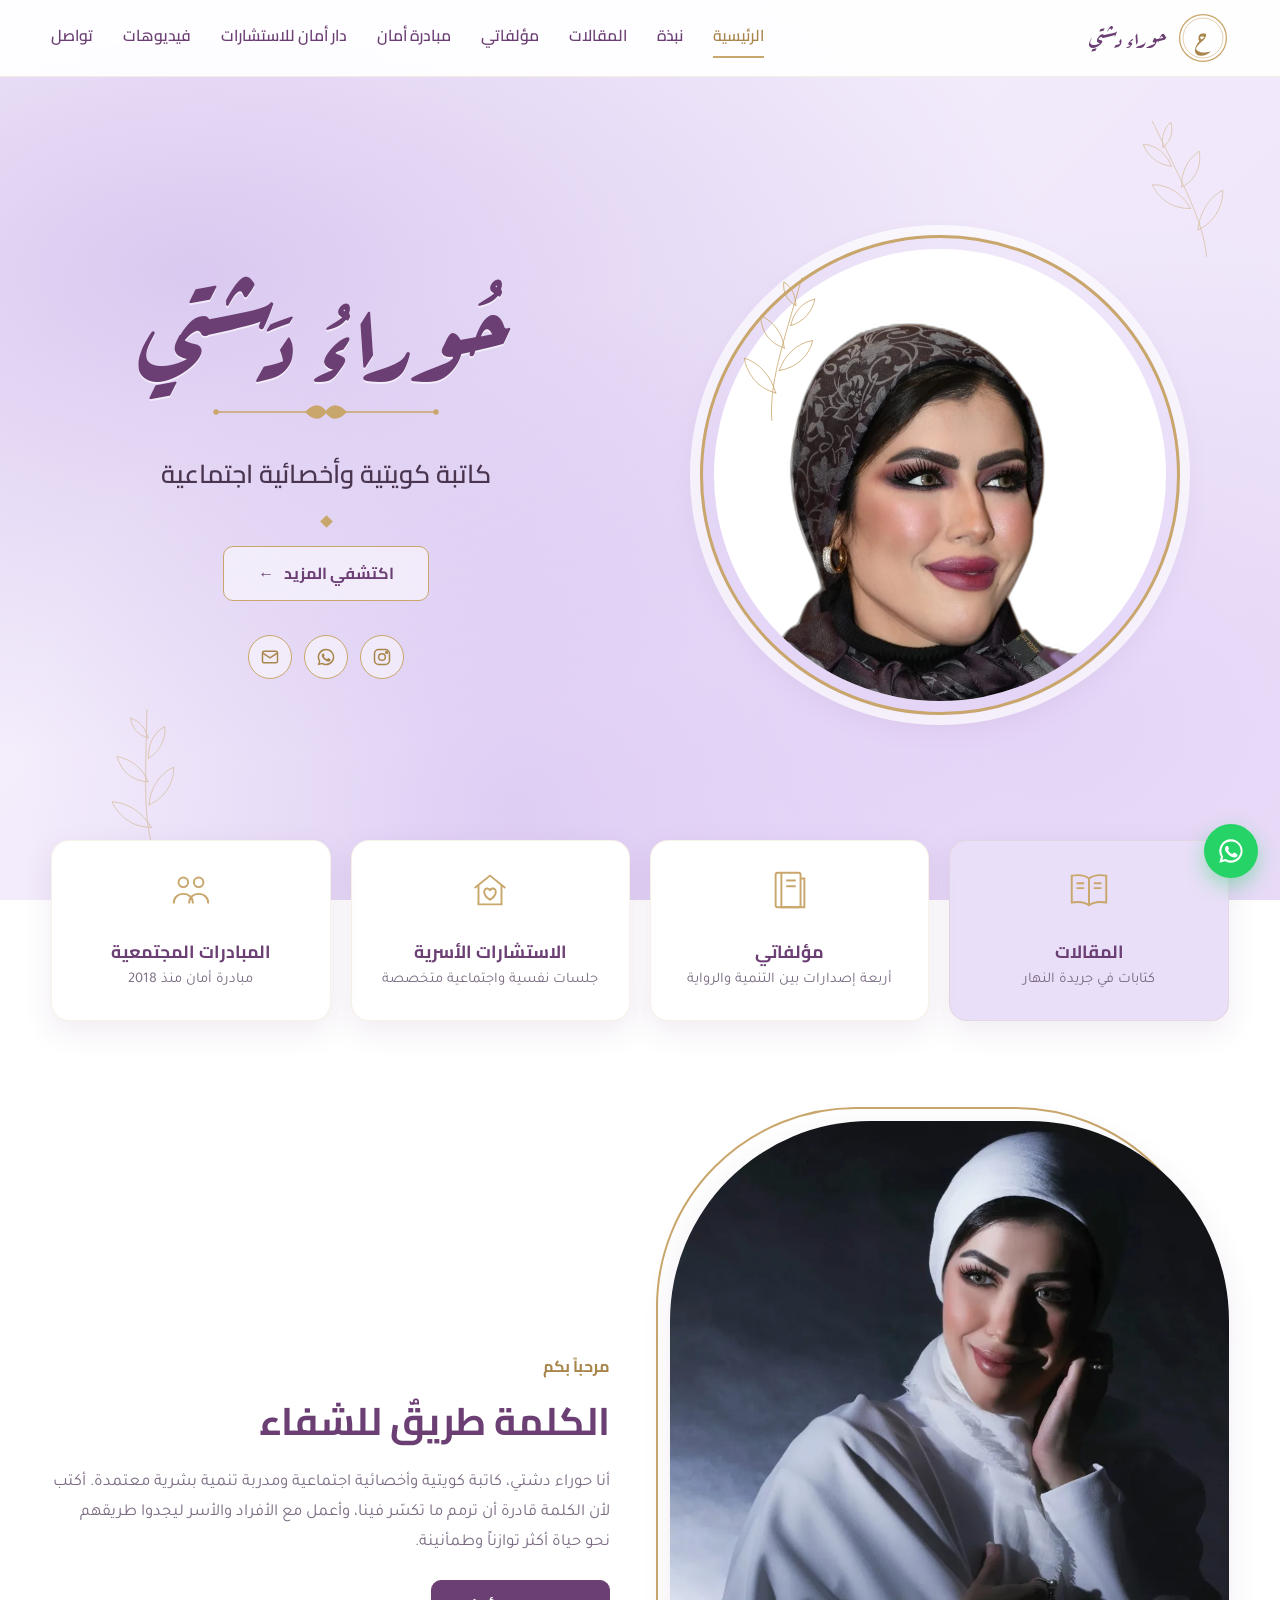
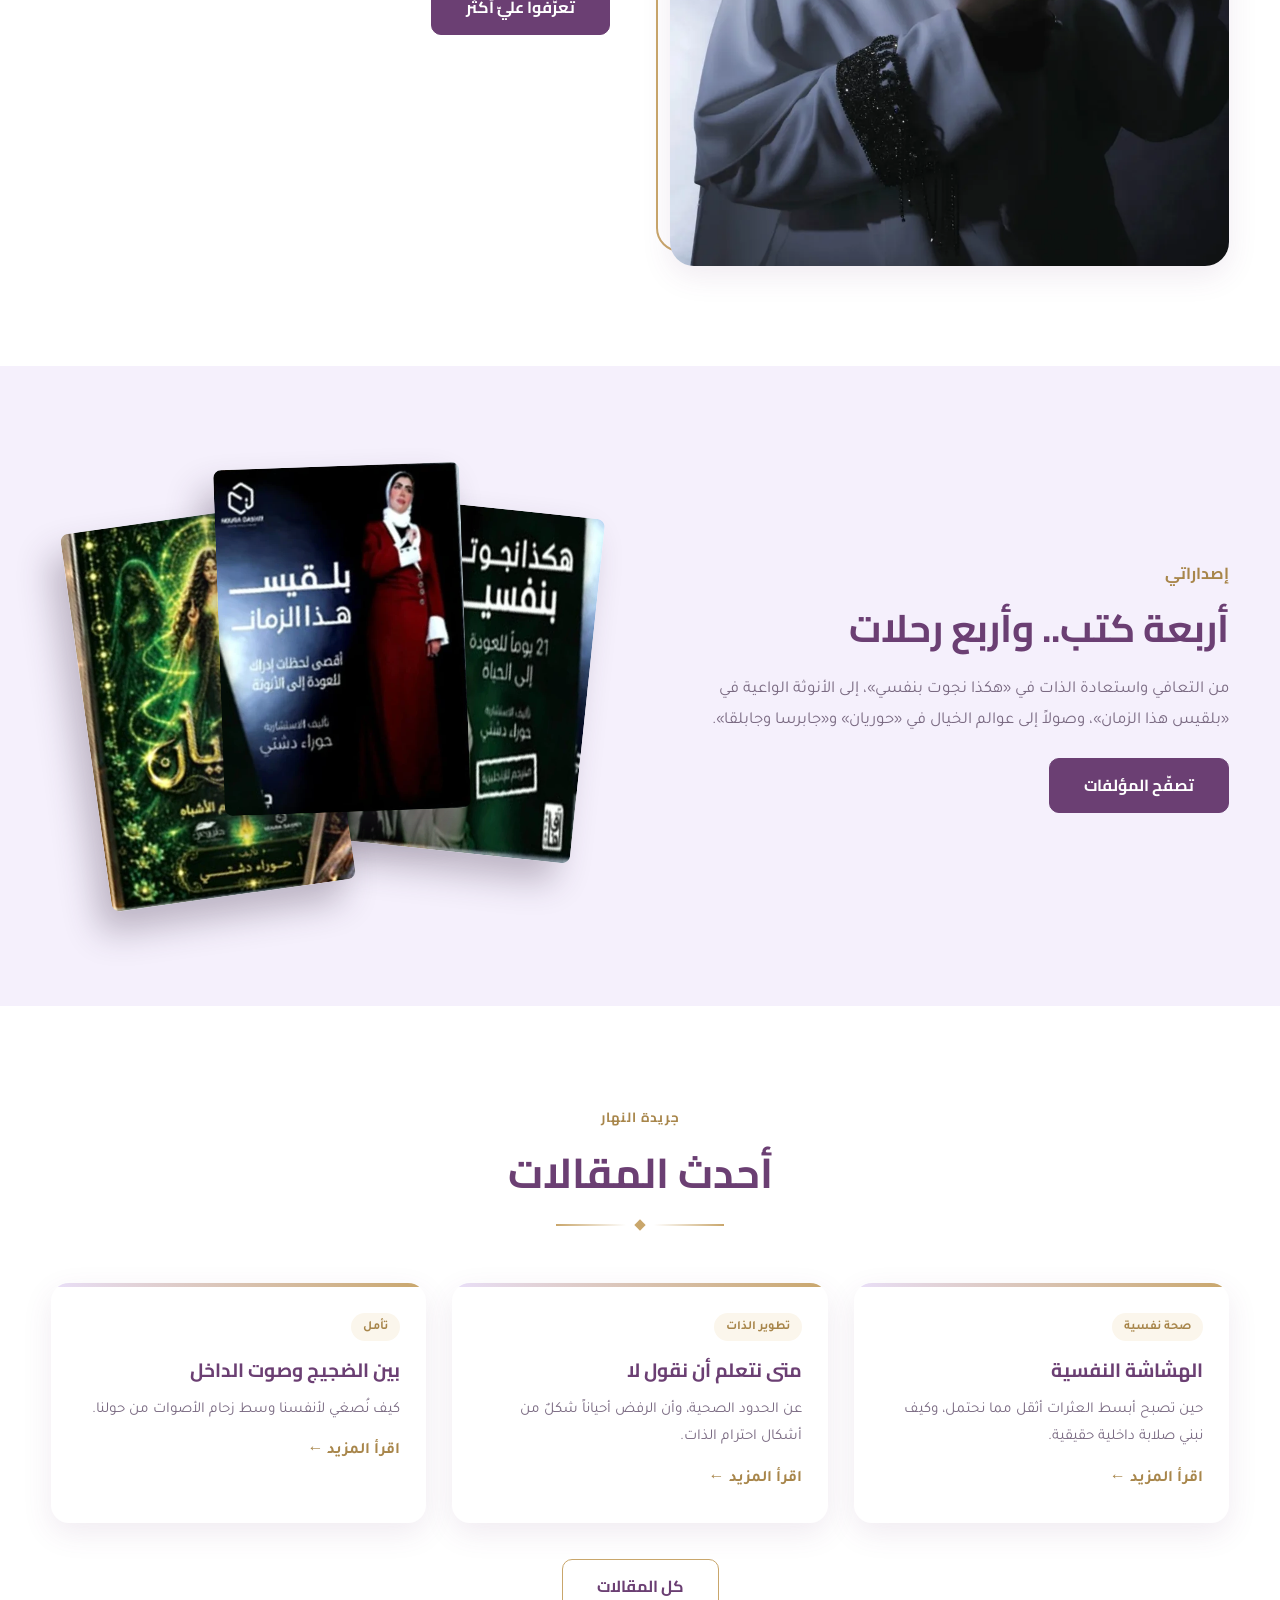
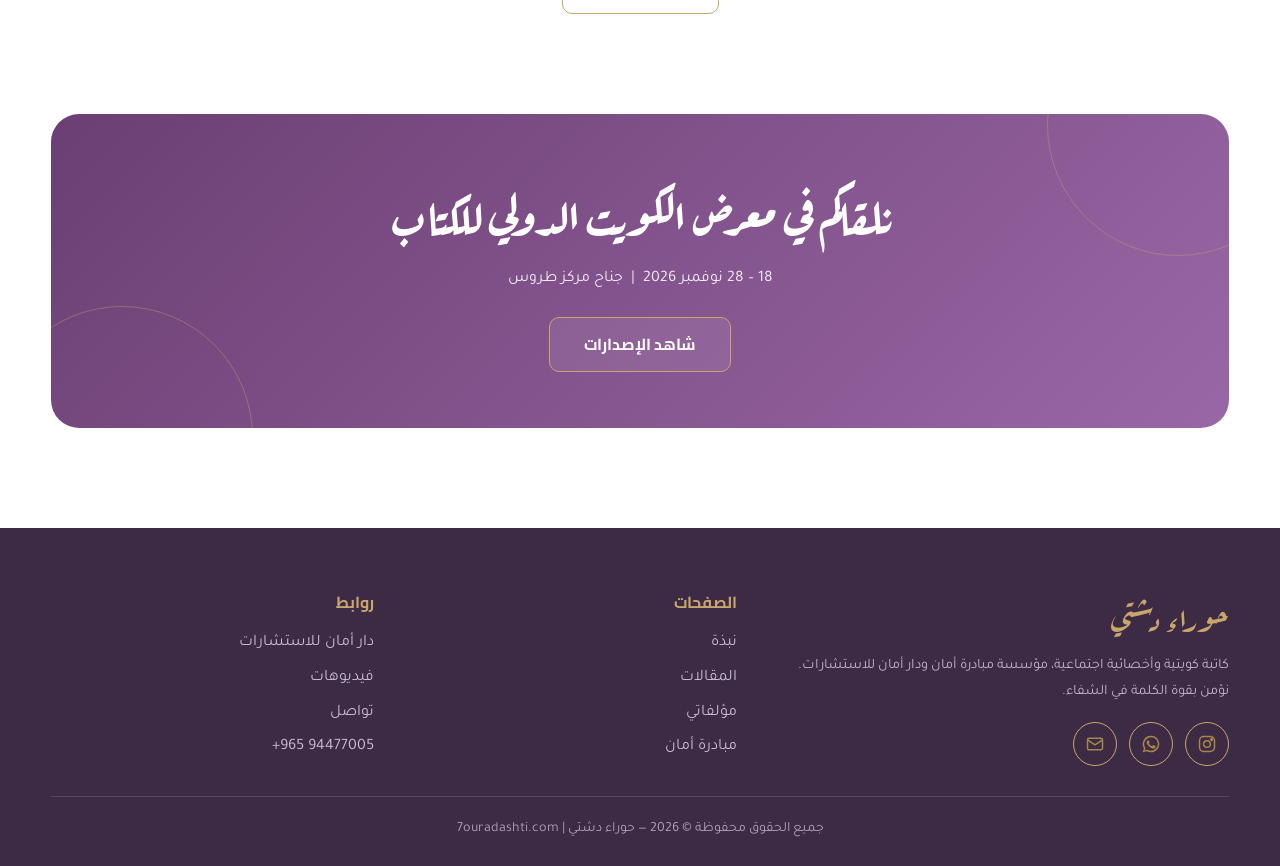
<file: index.html>
<!DOCTYPE html>
<html lang="ar" dir="rtl">
<head>
<meta charset="UTF-8">
<meta name="viewport" content="width=device-width, initial-scale=1.0">
<title>حوراء دشتي | كاتبة كويتية وأخصائية اجتماعية</title>
<meta name="description" content="الموقع الرسمي للكاتبة الكويتية والأخصائية الاجتماعية حوراء دشتي — مؤلفاتها ومقالاتها ومبادرة أمان ودار أمان للاستشارات.">
<meta property="og:title" content="حوراء دشتي | كاتبة كويتية وأخصائية اجتماعية">
<meta property="og:description" content="الموقع الرسمي للكاتبة الكويتية والأخصائية الاجتماعية حوراء دشتي — مؤلفاتها ومقالاتها ومبادرة أمان ودار أمان للاستشارات.">
<meta property="og:image" content="https://7ouradashti.com/images/houra-hero.webp">
<meta property="og:url" content="https://7ouradashti.com/">
<link rel="canonical" href="https://7ouradashti.com/">
<link rel="icon" href="/favicon.ico" sizes="any">
<link rel="icon" type="image/png" sizes="32x32" href="/favicon-32.png">
<link rel="apple-touch-icon" href="/apple-touch-icon.png">
<link rel="manifest" href="/site.webmanifest">
<meta name="theme-color" content="#6B3F73">
<meta property="og:type" content="website">
<meta property="og:locale" content="ar_KW">
<meta property="og:site_name" content="حوراء دشتي">
<meta name="twitter:card" content="summary_large_image">
<meta name="author" content="حوراء دشتي">
<link rel="preconnect" href="https://fonts.googleapis.com">
<link rel="preconnect" href="https://fonts.gstatic.com" crossorigin>
<link href="https://fonts.googleapis.com/css2?family=Aref+Ruqaa:wght@400;700&family=Cairo:wght@400;600;700;800&family=Tajawal:wght@300;400;500;700&display=swap" rel="stylesheet">
<link rel="stylesheet" href="assets/style.css">
<script type="application/ld+json">{"@context": "https://schema.org", "@graph": [{"@type": "WebSite", "@id": "https://7ouradashti.com/#website", "url": "https://7ouradashti.com/", "name": "حوراء دشتي", "alternateName": "Houra Dashti", "inLanguage": "ar", "publisher": {"@id": "https://7ouradashti.com/#person"}}, {"@type": "Person", "@id": "https://7ouradashti.com/#person", "name": "حوراء دشتي", "alternateName": ["Houra Dashti", "حوراء حسين حبيب حسين", "Houra Hussain Habib Hussain"], "url": "https://7ouradashti.com/", "image": "https://7ouradashti.com/images/houra-hero.webp", "description": "كاتبة كويتية وأخصائية اجتماعية، مدربة تنمية بشرية معتمدة، ومؤسسة مبادرة أمان ودار أمان للاستشارات.", "jobTitle": ["كاتبة", "أخصائية اجتماعية", "مدربة تنمية بشرية معتمدة"], "gender": "Female", "nationality": {"@type": "Country", "name": "Kuwait"}, "homeLocation": {"@type": "Place", "name": "الكويت"}, "alumniOf": {"@type": "CollegeOrUniversity", "name": "جامعة الكويت", "alternateName": "Kuwait University"}, "hasCredential": [{"@type": "EducationalOccupationalCredential", "credentialCategory": "degree", "name": "بكالوريوس خدمة اجتماعية"}], "worksFor": {"@type": "GovernmentOrganization", "name": "الهيئة العامة للمعلومات المدنية", "alternateName": "PACI"}, "founder": [{"@id": "https://7ouradashti.com/aman.html#org"}, {"@id": "https://7ouradashti.com/dar.html#org"}], "knowsAbout": ["الخدمة الاجتماعية", "الصحة النفسية", "التنمية البشرية", "Life Coaching", "EFT", "NLP", "علاج الصدمات", "الاستشارات الأسرية", "الكتابة"], "email": "mailto:houra.dashti@hotmail.com", "telephone": "+96594477005", "sameAs": ["https://www.instagram.com/7oura_dashti/"]}, {"@type": "ProfilePage", "@id": "https://7ouradashti.com/#webpage", "url": "https://7ouradashti.com/", "name": "حوراء دشتي | كاتبة كويتية وأخصائية اجتماعية", "description": "الموقع الرسمي للكاتبة الكويتية والأخصائية الاجتماعية حوراء دشتي — مؤلفاتها ومقالاتها ومبادرة أمان ودار أمان للاستشارات.", "inLanguage": "ar", "isPartOf": {"@id": "https://7ouradashti.com/#website"}, "about": {"@id": "https://7ouradashti.com/#person"}, "mainEntity": {"@id": "https://7ouradashti.com/#person"}}, {"@type": "BreadcrumbList", "itemListElement": [{"@type": "ListItem", "position": 1, "name": "الرئيسية", "item": "https://7ouradashti.com/"}]}]}</script>
</head>
<body>
<svg width="0" height="0" style="position:absolute"><defs><symbol id="sprig" viewBox="0 0 200 300"><g fill="none" stroke="#C9A66B" stroke-width="1.6" stroke-linecap="round"><path d="M100 295 C 95 220, 120 150, 160 10"/><path d="M108 240 C 70 230, 50 200, 45 170 C 75 180, 98 205, 108 240Z"/><path d="M115 195 C 150 190, 175 165, 182 135 C 150 140, 125 165, 115 195Z"/><path d="M125 150 C 92 140, 78 112, 78 85 C 105 98, 122 122, 125 150Z"/><path d="M138 105 C 165 98, 182 75, 186 52 C 160 58, 143 80, 138 105Z"/><path d="M148 65 C 128 55, 122 35, 124 18 C 140 28, 148 45, 148 65Z"/></g></symbol></defs></svg>
<header><div class="container nav">
<a href="index.html" class="logo" aria-label="حوراء دشتي"><svg viewBox="0 0 60 60"><circle cx="30" cy="30" r="27" fill="none" stroke="#C9A66B" stroke-width="1.5"/><circle cx="30" cy="30" r="23" fill="none" stroke="#C9A66B" stroke-width=".6"/><text x="30" y="40" text-anchor="middle" font-family="Aref Ruqaa" font-size="28" fill="#A8864B">ح</text></svg><span>حوراء دشتي</span></a>
<ul class="menu" id="menu"><li><a href="index.html" class="active">الرئيسية</a></li><li><a href="about.html">نبذة</a></li><li><a href="articles.html">المقالات</a></li><li><a href="books.html">مؤلفاتي</a></li><li><a href="aman.html">مبادرة أمان</a></li><li><a href="dar.html">دار أمان للاستشارات</a></li><li><a href="videos.html">فيديوهات</a></li><li><a href="contact.html">تواصل</a></li></ul>
<button class="burger" id="burger" aria-label="القائمة"><span></span><span></span><span></span></button>
</div></header>
<main>

<section class="hero" id="home">
<svg class="leaf" style="width:170px;bottom:40px;left:4%;transform:rotate(-15deg)"><use href="#sprig"/></svg>
<svg class="leaf" style="width:120px;top:110px;right:2%;transform:scaleX(-1) rotate(10deg)"><use href="#sprig"/></svg>
<div class="container hero-grid">
<div class="portrait reveal"><div class="ring"></div><div class="disc"><img src="images/houra-hero.webp" alt="حوراء دشتي" fetchpriority="high"></div><svg class="vine"><use href="#sprig"/></svg></div>
<div class="hero-text reveal"><h1>حُوراءُ دَشتي</h1><svg class="flourish" viewBox="0 0 240 24" fill="none" stroke="#C9A66B" stroke-width="1.4"><path d="M10 12 H100 M140 12 H230"/><path d="M100 12 C108 4 114 4 120 12 C126 4 132 4 140 12 C132 20 126 20 120 12 C114 20 108 20 100 12Z" fill="#C9A66B"/><circle cx="10" cy="12" r="2" fill="#C9A66B"/><circle cx="230" cy="12" r="2" fill="#C9A66B"/></svg><p class="sub">كاتبة كويتية وأخصائية اجتماعية</p><div class="diamond"></div><a href="about.html" class="btn">اكتشفي المزيد <span>←</span></a><div class="socials"><a href="https://www.instagram.com/7oura_dashti/" target="_blank" rel="noopener" aria-label="Instagram"><svg viewBox="0 0 24 24" fill="none" stroke="currentColor" stroke-width="1.8"><rect x="3" y="3" width="18" height="18" rx="5"/><circle cx="12" cy="12" r="4"/><circle cx="17.5" cy="6.5" r="1" fill="currentColor"/></svg></a><a href="https://wa.me/96594477005" target="_blank" rel="noopener" aria-label="WhatsApp"><svg viewBox="0 0 24 24" fill="currentColor"><path d="M12 2a10 10 0 0 0-8.6 15.1L2 22l5-1.3A10 10 0 1 0 12 2Zm0 18.2a8.2 8.2 0 0 1-4.2-1.2l-.3-.2-3 .8.8-2.9-.2-.3A8.2 8.2 0 1 1 12 20.2Zm4.5-6.1c-.2-.1-1.5-.7-1.7-.8s-.4-.1-.6.1-.7.8-.8 1-.3.2-.5.1a6.7 6.7 0 0 1-3.3-2.9c-.3-.4.2-.4.7-1.3.1-.2 0-.3 0-.4l-.8-1.8c-.2-.5-.4-.4-.6-.4h-.5a1 1 0 0 0-.7.3 3 3 0 0 0-.9 2.2 5.2 5.2 0 0 0 1.1 2.7 11.8 11.8 0 0 0 4.5 4c1.7.7 2.3.8 3.2.6a2.7 2.7 0 0 0 1.8-1.2 2.2 2.2 0 0 0 .1-1.3c0-.1-.2-.2-.5-.3Z"/></svg></a><a href="mailto:houra.dashti@hotmail.com" aria-label="Email"><svg viewBox="0 0 24 24" fill="none" stroke="currentColor" stroke-width="1.8"><rect x="3" y="5" width="18" height="14" rx="2"/><path d="m3 7 9 6 9-6"/></svg></a></div></div>
</div></section>
<div class="highlights"><div class="container hl-grid">
<a href="articles.html" class="hl reveal"><svg viewBox="0 0 48 48" fill="none" stroke="currentColor" stroke-width="2"><path d="M24 12c-5-4-12-4-18-3v28c6-1 13-1 18 3 5-4 12-4 18-3V9c-6-1-13-1-18 3Zm0 0v28"/><path d="M11 17h8M11 22h8M29 17h8M29 22h8"/></svg><h3>المقالات</h3><p>كتابات في جريدة النهار</p></a>
<a href="books.html" class="hl reveal"><svg viewBox="0 0 48 48" fill="none" stroke="currentColor" stroke-width="2"><rect x="9" y="6" width="26" height="36" rx="2"/><path d="M15 6v36M20 14h10M20 20h10M35 12h4v30H15"/></svg><h3>مؤلفاتي</h3><p>أربعة إصدارات بين التنمية والرواية</p></a>
<a href="dar.html" class="hl reveal"><svg viewBox="0 0 48 48" fill="none" stroke="currentColor" stroke-width="2"><path d="M8 22 24 9l16 13"/><path d="M12 19v20h24V19"/><path d="M24 34s-6-3.5-6-8a3 3 0 0 1 6-1 3 3 0 0 1 6 1c0 4.5-6 8-6 8Z"/></svg><h3>الاستشارات الأسرية</h3><p>جلسات نفسية واجتماعية متخصصة</p></a>
<a href="aman.html" class="hl reveal"><svg viewBox="0 0 48 48" fill="none" stroke="currentColor" stroke-width="2"><circle cx="16" cy="16" r="5"/><circle cx="32" cy="16" r="5"/><path d="M6 38c0-6 4-10 10-10s10 4 10 10M22 38c0-6 4-10 10-10s10 4 10 10"/></svg><h3>المبادرات المجتمعية</h3><p>مبادرة أمان منذ 2018</p></a>
</div></div>

<section class="block"><div class="container split">
<div class="about-img reveal"><img src="images/houra-white.webp" alt="حوراء دشتي" loading="lazy"></div>
<div class="reveal"><span class="eyebrow">مرحباً بكم</span><h2>الكلمة طريقٌ للشفاء</h2><p>أنا حوراء دشتي، كاتبة كويتية وأخصائية اجتماعية ومدربة تنمية بشرية معتمدة. أكتب لأن الكلمة قادرة أن ترمم ما تكسّر فينا، وأعمل مع الأفراد والأسر ليجدوا طريقهم نحو حياة أكثر توازناً وطمأنينة.</p><a href="about.html" class="btn solid">تعرّفوا عليّ أكثر</a></div>
</div></section>

<section class="block alt"><div class="container split rev">
<div class="stack reveal"><img src="images/book1.webp" alt="هكذا نجوت بنفسي" loading="lazy"><img src="images/book2.webp" alt="بلقيس هذا الزمان" loading="lazy"><img src="images/book3.webp" alt="حوريان" loading="lazy"></div>
<div class="reveal"><span class="eyebrow">إصداراتي</span><h2>أربعة كتب.. وأربع رحلات</h2><p>من التعافي واستعادة الذات في «هكذا نجوت بنفسي»، إلى الأنوثة الواعية في «بلقيس هذا الزمان»، وصولاً إلى عوالم الخيال في «حوريان» و«جابرسا وجابلقا».</p><a href="books.html" class="btn solid">تصفّح المؤلفات</a></div>
</div></section>

<section class="block"><div class="container"><div class="title reveal"><small>جريدة النهار</small><h2>أحدث المقالات</h2><div class="line"><i></i><b></b><i></i></div></div><div class="cards"><article class="card reveal"><span class="tag">صحة نفسية</span><h3>الهشاشة النفسية</h3><p>حين تصبح أبسط العثرات أثقل مما نحتمل، وكيف نبني صلابة داخلية حقيقية.</p><a href="articles.html" class="more">اقرأ المزيد ←</a></article><article class="card reveal"><span class="tag">تطوير الذات</span><h3>متى نتعلم أن نقول لا</h3><p>عن الحدود الصحية، وأن الرفض أحياناً شكلٌ من أشكال احترام الذات.</p><a href="articles.html" class="more">اقرأ المزيد ←</a></article><article class="card reveal"><span class="tag">تأمل</span><h3>بين الضجيج وصوت الداخل</h3><p>كيف نُصغي لأنفسنا وسط زحام الأصوات من حولنا.</p><a href="articles.html" class="more">اقرأ المزيد ←</a></article></div>
<div style="text-align:center;margin-top:36px" class="reveal"><a href="articles.html" class="btn">كل المقالات</a></div></div></section>

<section class="block" style="padding-top:0"><div class="container"><div class="band reveal">
<h2>نلقاكم في معرض الكويت الدولي للكتاب</h2><p>18 – 28 نوفمبر 2026 &nbsp;|&nbsp; جناح مركز طروس</p><a href="books.html" class="btn">شاهد الإصدارات</a></div></div></section>

</main>
<footer><div class="container">
<div class="fgrid">
<div><div class="fname">حوراء دشتي</div><p style="text-align:right">كاتبة كويتية وأخصائية اجتماعية، مؤسسة مبادرة أمان ودار أمان للاستشارات. نؤمن بقوة الكلمة في الشفاء.</p><div class="socials"><a href="https://www.instagram.com/7oura_dashti/" target="_blank" rel="noopener" aria-label="Instagram"><svg viewBox="0 0 24 24" fill="none" stroke="currentColor" stroke-width="1.8"><rect x="3" y="3" width="18" height="18" rx="5"/><circle cx="12" cy="12" r="4"/><circle cx="17.5" cy="6.5" r="1" fill="currentColor"/></svg></a><a href="https://wa.me/96594477005" target="_blank" rel="noopener" aria-label="WhatsApp"><svg viewBox="0 0 24 24" fill="currentColor"><path d="M12 2a10 10 0 0 0-8.6 15.1L2 22l5-1.3A10 10 0 1 0 12 2Zm0 18.2a8.2 8.2 0 0 1-4.2-1.2l-.3-.2-3 .8.8-2.9-.2-.3A8.2 8.2 0 1 1 12 20.2Zm4.5-6.1c-.2-.1-1.5-.7-1.7-.8s-.4-.1-.6.1-.7.8-.8 1-.3.2-.5.1a6.7 6.7 0 0 1-3.3-2.9c-.3-.4.2-.4.7-1.3.1-.2 0-.3 0-.4l-.8-1.8c-.2-.5-.4-.4-.6-.4h-.5a1 1 0 0 0-.7.3 3 3 0 0 0-.9 2.2 5.2 5.2 0 0 0 1.1 2.7 11.8 11.8 0 0 0 4.5 4c1.7.7 2.3.8 3.2.6a2.7 2.7 0 0 0 1.8-1.2 2.2 2.2 0 0 0 .1-1.3c0-.1-.2-.2-.5-.3Z"/></svg></a><a href="mailto:houra.dashti@hotmail.com" aria-label="Email"><svg viewBox="0 0 24 24" fill="none" stroke="currentColor" stroke-width="1.8"><rect x="3" y="5" width="18" height="14" rx="2"/><path d="m3 7 9 6 9-6"/></svg></a></div></div>
<div><h4>الصفحات</h4><ul><li><a href="about.html">نبذة</a></li><li><a href="articles.html">المقالات</a></li><li><a href="books.html">مؤلفاتي</a></li><li><a href="aman.html">مبادرة أمان</a></li></ul></div>
<div><h4>روابط</h4><ul><li><a href="dar.html">دار أمان للاستشارات</a></li><li><a href="videos.html">فيديوهات</a></li><li><a href="contact.html">تواصل</a></li><li><a href="tel:+96594477005" style="direction:ltr;display:inline-block">+965 94477005</a></li></ul></div>
</div>
<div class="copy">جميع الحقوق محفوظة © 2026 — حوراء دشتي | 7ouradashti.com</div>
</div></footer>
<a class="wa-float" href="https://wa.me/96594477005" target="_blank" rel="noopener" aria-label="واتساب"><svg viewBox="0 0 24 24" fill="currentColor"><path d="M12 2a10 10 0 0 0-8.6 15.1L2 22l5-1.3A10 10 0 1 0 12 2Zm0 18.2a8.2 8.2 0 0 1-4.2-1.2l-.3-.2-3 .8.8-2.9-.2-.3A8.2 8.2 0 1 1 12 20.2Zm4.5-6.1c-.2-.1-1.5-.7-1.7-.8s-.4-.1-.6.1-.7.8-.8 1-.3.2-.5.1a6.7 6.7 0 0 1-3.3-2.9c-.3-.4.2-.4.7-1.3.1-.2 0-.3 0-.4l-.8-1.8c-.2-.5-.4-.4-.6-.4h-.5a1 1 0 0 0-.7.3 3 3 0 0 0-.9 2.2 5.2 5.2 0 0 0 1.1 2.7 11.8 11.8 0 0 0 4.5 4c1.7.7 2.3.8 3.2.6a2.7 2.7 0 0 0 1.8-1.2 2.2 2.2 0 0 0 .1-1.3c0-.1-.2-.2-.5-.3Z"/></svg></a>
<button class="to-top" id="toTop" aria-label="للأعلى">↑</button>
<div class="modal" id="modal"><div class="box reader"><button class="close" aria-label="إغلاق">×</button><div class="content"></div></div></div>
<script src="assets/main.js"></script>
</body>
</html>
</file>
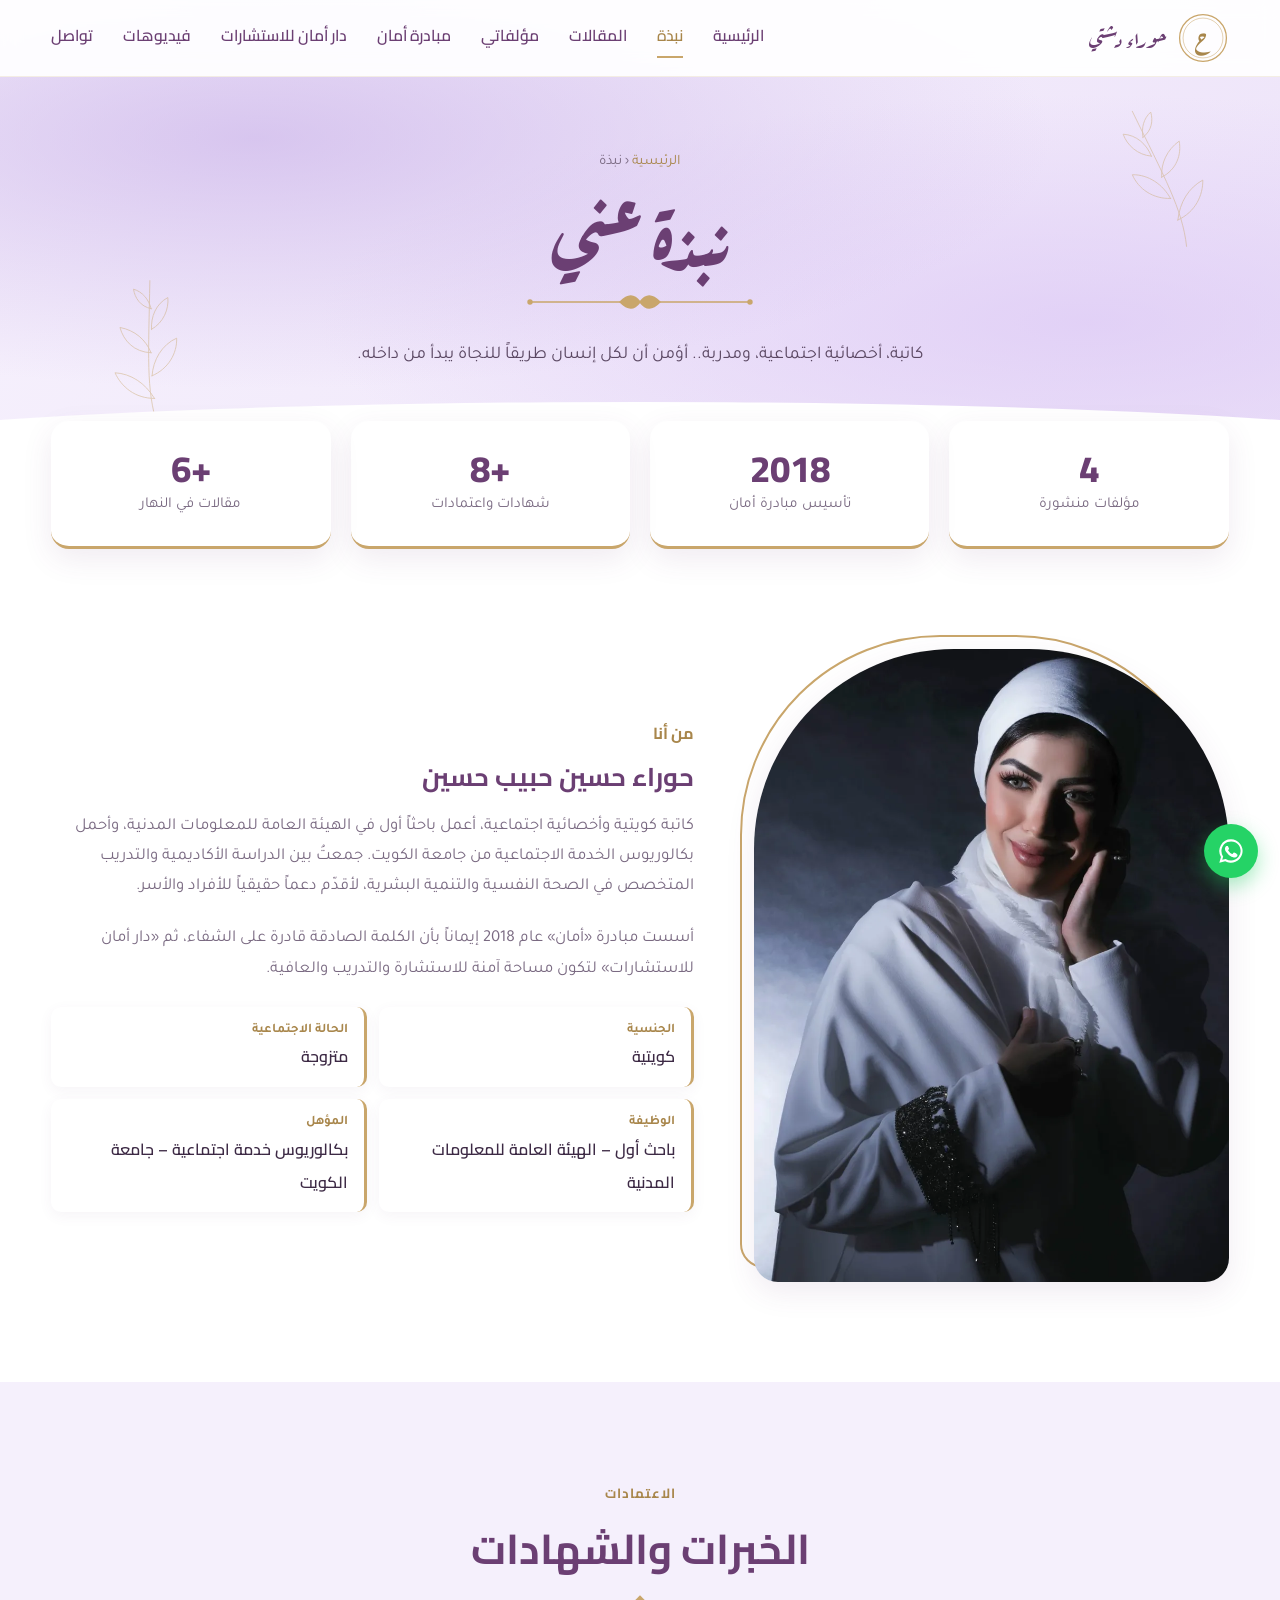
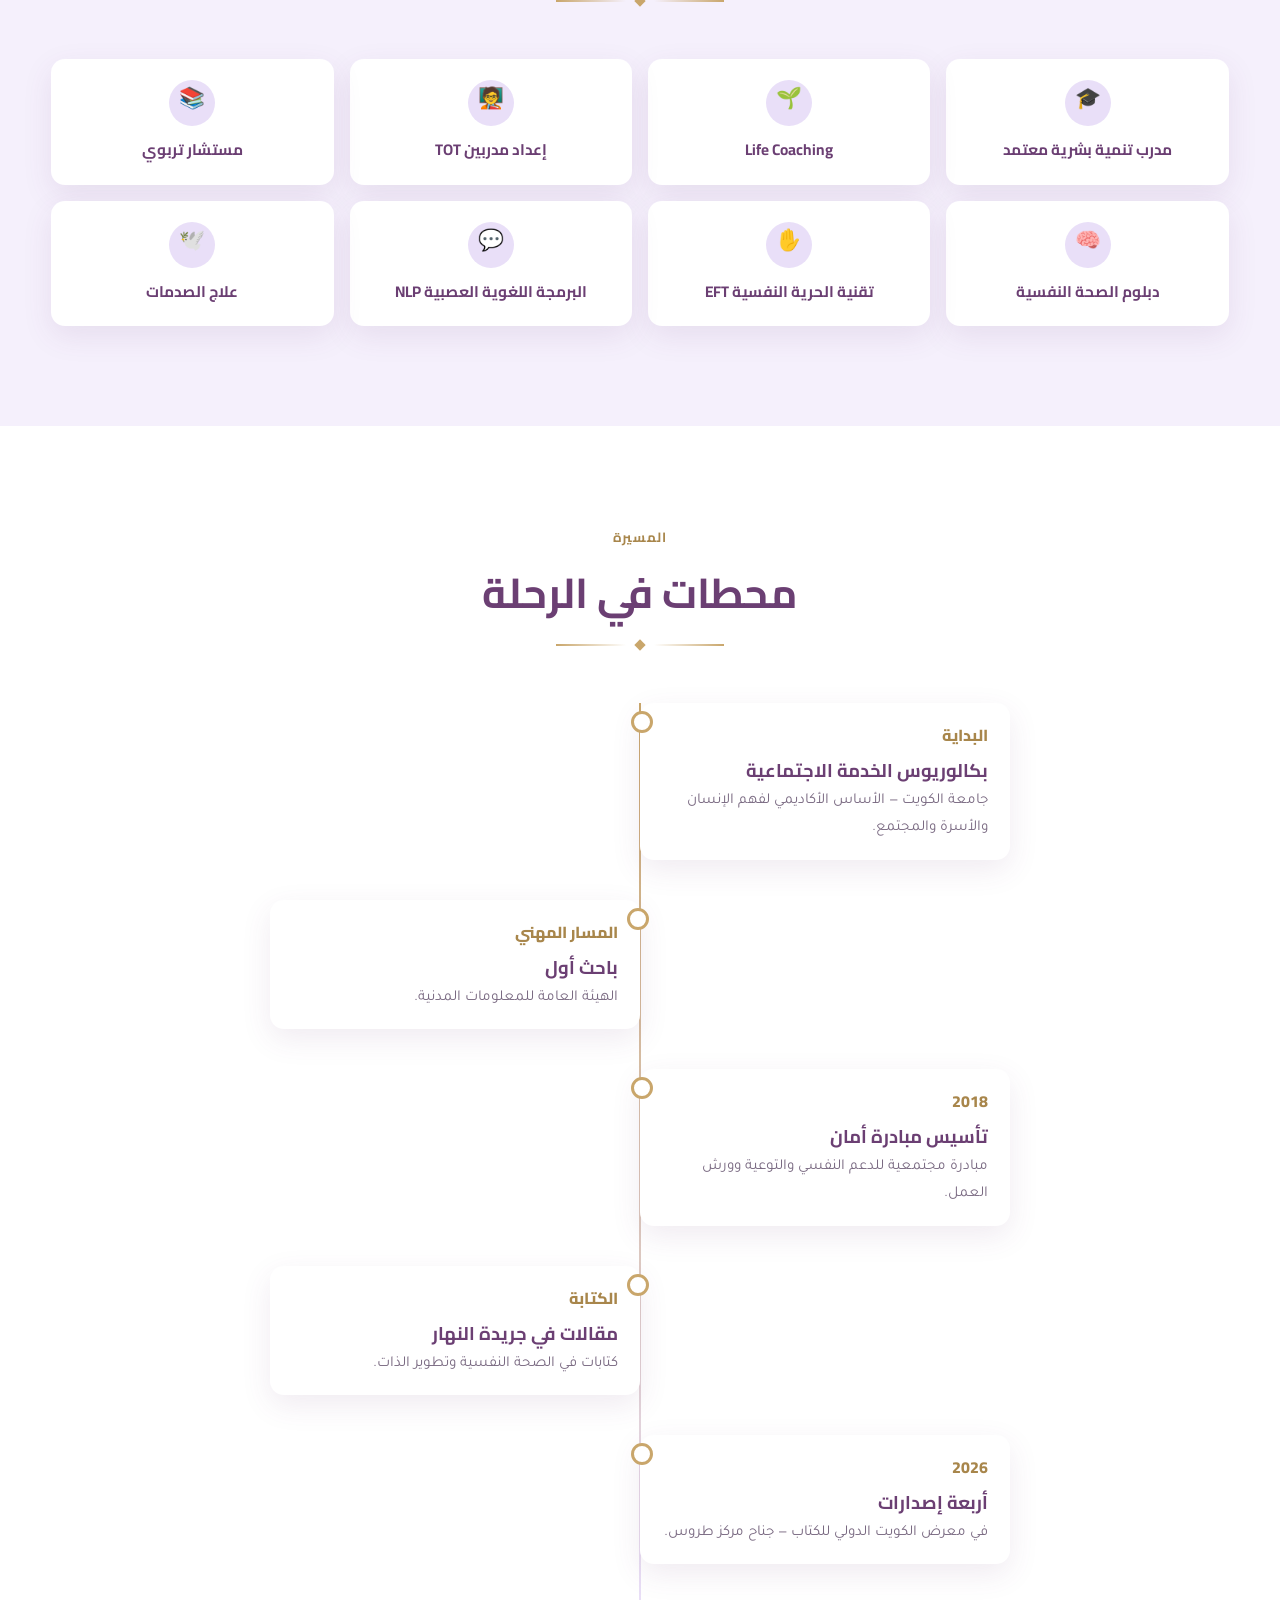
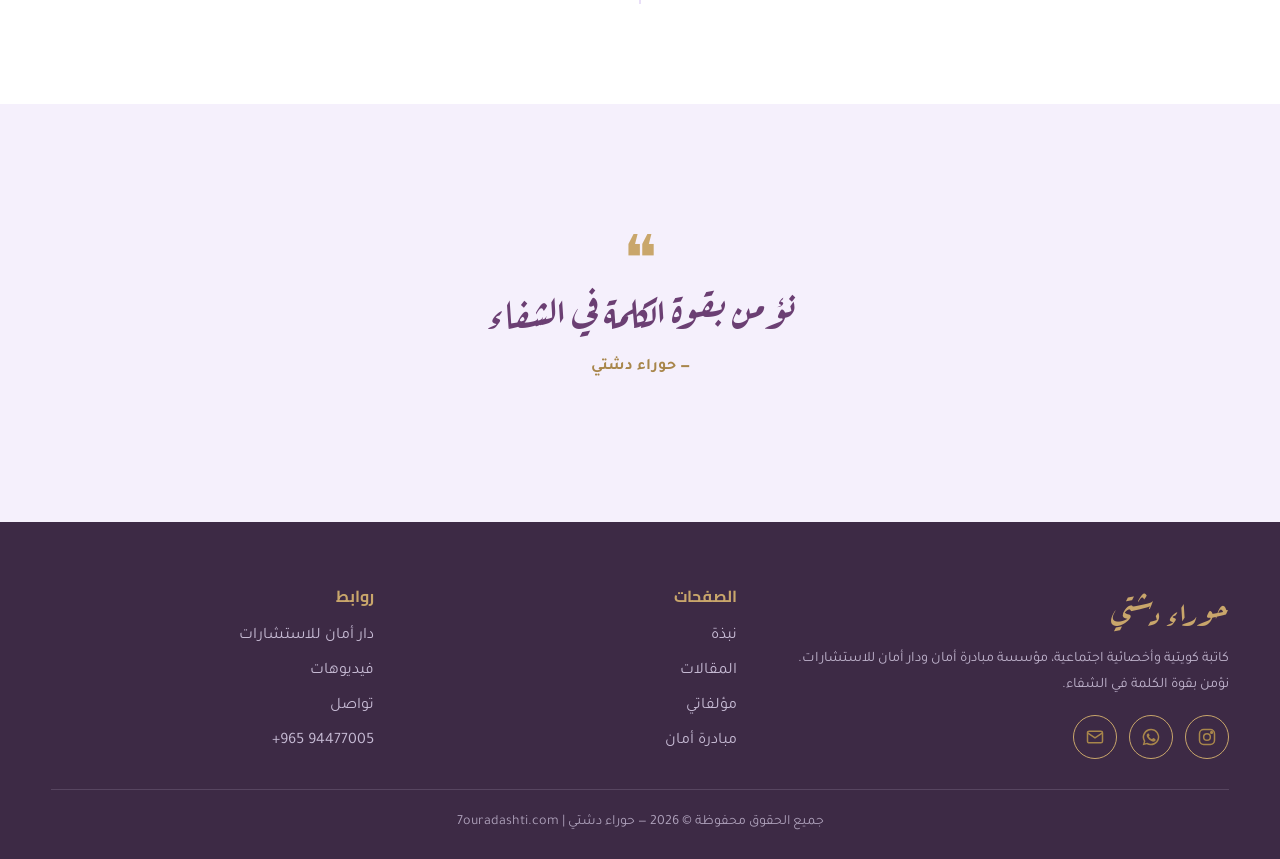
<file: about.html>
<!DOCTYPE html>
<html lang="ar" dir="rtl">
<head>
<meta charset="UTF-8">
<meta name="viewport" content="width=device-width, initial-scale=1.0">
<title>نبذة عن حوراء دشتي | كاتبة وأخصائية اجتماعية</title>
<meta name="description" content="تعرّف على حوراء دشتي: أخصائية اجتماعية، باحث أول في الهيئة العامة للمعلومات المدنية، ومدربة تنمية بشرية معتمدة.">
<meta property="og:title" content="نبذة عن حوراء دشتي | كاتبة وأخصائية اجتماعية">
<meta property="og:description" content="تعرّف على حوراء دشتي: أخصائية اجتماعية، باحث أول في الهيئة العامة للمعلومات المدنية، ومدربة تنمية بشرية معتمدة.">
<meta property="og:image" content="https://7ouradashti.com/images/houra-hero.webp">
<meta property="og:url" content="https://7ouradashti.com/about.html">
<link rel="canonical" href="https://7ouradashti.com/about.html">
<link rel="icon" href="/favicon.ico" sizes="any">
<link rel="icon" type="image/png" sizes="32x32" href="/favicon-32.png">
<link rel="apple-touch-icon" href="/apple-touch-icon.png">
<link rel="manifest" href="/site.webmanifest">
<meta name="theme-color" content="#6B3F73">
<meta property="og:type" content="website">
<meta property="og:locale" content="ar_KW">
<meta property="og:site_name" content="حوراء دشتي">
<meta name="twitter:card" content="summary_large_image">
<meta name="author" content="حوراء دشتي">
<link rel="preconnect" href="https://fonts.googleapis.com">
<link rel="preconnect" href="https://fonts.gstatic.com" crossorigin>
<link href="https://fonts.googleapis.com/css2?family=Aref+Ruqaa:wght@400;700&family=Cairo:wght@400;600;700;800&family=Tajawal:wght@300;400;500;700&display=swap" rel="stylesheet">
<link rel="stylesheet" href="assets/style.css">
<script type="application/ld+json">{"@context": "https://schema.org", "@graph": [{"@type": "WebSite", "@id": "https://7ouradashti.com/#website", "url": "https://7ouradashti.com/", "name": "حوراء دشتي", "alternateName": "Houra Dashti", "inLanguage": "ar", "publisher": {"@id": "https://7ouradashti.com/#person"}}, {"@type": "Person", "@id": "https://7ouradashti.com/#person", "name": "حوراء دشتي", "alternateName": ["Houra Dashti", "حوراء حسين حبيب حسين", "Houra Hussain Habib Hussain"], "url": "https://7ouradashti.com/", "image": "https://7ouradashti.com/images/houra-hero.webp", "description": "كاتبة كويتية وأخصائية اجتماعية، مدربة تنمية بشرية معتمدة، ومؤسسة مبادرة أمان ودار أمان للاستشارات.", "jobTitle": ["كاتبة", "أخصائية اجتماعية", "مدربة تنمية بشرية معتمدة"], "gender": "Female", "nationality": {"@type": "Country", "name": "Kuwait"}, "homeLocation": {"@type": "Place", "name": "الكويت"}, "alumniOf": {"@type": "CollegeOrUniversity", "name": "جامعة الكويت", "alternateName": "Kuwait University"}, "hasCredential": [{"@type": "EducationalOccupationalCredential", "credentialCategory": "degree", "name": "بكالوريوس خدمة اجتماعية"}], "worksFor": {"@type": "GovernmentOrganization", "name": "الهيئة العامة للمعلومات المدنية", "alternateName": "PACI"}, "founder": [{"@id": "https://7ouradashti.com/aman.html#org"}, {"@id": "https://7ouradashti.com/dar.html#org"}], "knowsAbout": ["الخدمة الاجتماعية", "الصحة النفسية", "التنمية البشرية", "Life Coaching", "EFT", "NLP", "علاج الصدمات", "الاستشارات الأسرية", "الكتابة"], "email": "mailto:houra.dashti@hotmail.com", "telephone": "+96594477005", "sameAs": ["https://www.instagram.com/7oura_dashti/"]}, {"@type": "ProfilePage", "@id": "https://7ouradashti.com/about.html#webpage", "url": "https://7ouradashti.com/about.html", "name": "نبذة عن حوراء دشتي | كاتبة وأخصائية اجتماعية", "description": "تعرّف على حوراء دشتي: أخصائية اجتماعية، باحث أول في الهيئة العامة للمعلومات المدنية، ومدربة تنمية بشرية معتمدة.", "inLanguage": "ar", "isPartOf": {"@id": "https://7ouradashti.com/#website"}, "about": {"@id": "https://7ouradashti.com/#person"}, "mainEntity": {"@id": "https://7ouradashti.com/#person"}}, {"@type": "BreadcrumbList", "itemListElement": [{"@type": "ListItem", "position": 1, "name": "الرئيسية", "item": "https://7ouradashti.com/"}, {"@type": "ListItem", "position": 2, "name": "نبذة", "item": "https://7ouradashti.com/about.html"}]}]}</script>
</head>
<body>
<svg width="0" height="0" style="position:absolute"><defs><symbol id="sprig" viewBox="0 0 200 300"><g fill="none" stroke="#C9A66B" stroke-width="1.6" stroke-linecap="round"><path d="M100 295 C 95 220, 120 150, 160 10"/><path d="M108 240 C 70 230, 50 200, 45 170 C 75 180, 98 205, 108 240Z"/><path d="M115 195 C 150 190, 175 165, 182 135 C 150 140, 125 165, 115 195Z"/><path d="M125 150 C 92 140, 78 112, 78 85 C 105 98, 122 122, 125 150Z"/><path d="M138 105 C 165 98, 182 75, 186 52 C 160 58, 143 80, 138 105Z"/><path d="M148 65 C 128 55, 122 35, 124 18 C 140 28, 148 45, 148 65Z"/></g></symbol></defs></svg>
<header><div class="container nav">
<a href="index.html" class="logo" aria-label="حوراء دشتي"><svg viewBox="0 0 60 60"><circle cx="30" cy="30" r="27" fill="none" stroke="#C9A66B" stroke-width="1.5"/><circle cx="30" cy="30" r="23" fill="none" stroke="#C9A66B" stroke-width=".6"/><text x="30" y="40" text-anchor="middle" font-family="Aref Ruqaa" font-size="28" fill="#A8864B">ح</text></svg><span>حوراء دشتي</span></a>
<ul class="menu" id="menu"><li><a href="index.html">الرئيسية</a></li><li><a href="about.html" class="active">نبذة</a></li><li><a href="articles.html">المقالات</a></li><li><a href="books.html">مؤلفاتي</a></li><li><a href="aman.html">مبادرة أمان</a></li><li><a href="dar.html">دار أمان للاستشارات</a></li><li><a href="videos.html">فيديوهات</a></li><li><a href="contact.html">تواصل</a></li></ul>
<button class="burger" id="burger" aria-label="القائمة"><span></span><span></span><span></span></button>
</div></header>
<main>
<section class="page-hero">
<svg class="leaf" style="width:150px;bottom:30px;left:5%;transform:rotate(-15deg)"><use href="#sprig"/></svg>
<svg class="leaf" style="width:110px;top:100px;right:4%;transform:scaleX(-1) rotate(10deg)"><use href="#sprig"/></svg>
<div class="container"><div class="crumb"><a href="index.html">الرئيسية</a> ‹ نبذة</div><h1>نبذة عني</h1><svg class="flourish" viewBox="0 0 240 24" fill="none" stroke="#C9A66B" stroke-width="1.4"><path d="M10 12 H100 M140 12 H230"/><path d="M100 12 C108 4 114 4 120 12 C126 4 132 4 140 12 C132 20 126 20 120 12 C114 20 108 20 100 12Z" fill="#C9A66B"/><circle cx="10" cy="12" r="2" fill="#C9A66B"/><circle cx="230" cy="12" r="2" fill="#C9A66B"/></svg><p>كاتبة، أخصائية اجتماعية، ومدربة.. أؤمن أن لكل إنسان طريقاً للنجاة يبدأ من داخله.</p></div></section>
<div class="container"><div class="stats">
<div class="stat reveal"><b data-count="4">4</b><span>مؤلفات منشورة</span></div>
<div class="stat reveal"><b>2018</b><span>تأسيس مبادرة أمان</span></div>
<div class="stat reveal"><b data-count="8" data-pre="+">+8</b><span>شهادات واعتمادات</span></div>
<div class="stat reveal"><b data-count="6" data-pre="+">+6</b><span>مقالات في النهار</span></div>
</div></div>
<section class="block"><div class="container about-grid">
<div class="about-img reveal"><img src="images/houra-white.webp" alt="حوراء دشتي" loading="lazy"></div>
<div class="about-text reveal"><span class="eyebrow">من أنا</span><h3>حوراء حسين حبيب حسين</h3>
<p>كاتبة كويتية وأخصائية اجتماعية، أعمل باحثاً أول في الهيئة العامة للمعلومات المدنية، وأحمل بكالوريوس الخدمة الاجتماعية من جامعة الكويت. جمعتُ بين الدراسة الأكاديمية والتدريب المتخصص في الصحة النفسية والتنمية البشرية، لأقدّم دعماً حقيقياً للأفراد والأسر.</p>
<p>أسست مبادرة «أمان» عام 2018 إيماناً بأن الكلمة الصادقة قادرة على الشفاء، ثم «دار أمان للاستشارات» لتكون مساحة آمنة للاستشارة والتدريب والعافية.</p>
<div class="facts">
<div class="fact"><span>الجنسية</span><b>كويتية</b></div><div class="fact"><span>الحالة الاجتماعية</span><b>متزوجة</b></div>
<div class="fact"><span>الوظيفة</span><b>باحث أول – الهيئة العامة للمعلومات المدنية</b></div><div class="fact"><span>المؤهل</span><b>بكالوريوس خدمة اجتماعية – جامعة الكويت</b></div>
</div></div></div></section>
<section class="block alt"><div class="container"><div class="title reveal"><small>الاعتمادات</small><h2>الخبرات والشهادات</h2><div class="line"><i></i><b></b><i></i></div></div><div class="skills" style="margin-top:0"><div class="skill reveal"><div class="ic">🎓</div><h4>مدرب تنمية بشرية معتمد</h4></div><div class="skill reveal"><div class="ic">🌱</div><h4>Life Coaching</h4></div><div class="skill reveal"><div class="ic">🧑‍🏫</div><h4>إعداد مدربين TOT</h4></div><div class="skill reveal"><div class="ic">📚</div><h4>مستشار تربوي</h4></div><div class="skill reveal"><div class="ic">🧠</div><h4>دبلوم الصحة النفسية</h4></div><div class="skill reveal"><div class="ic">✋</div><h4>تقنية الحرية النفسية EFT</h4></div><div class="skill reveal"><div class="ic">💬</div><h4>البرمجة اللغوية العصبية NLP</h4></div><div class="skill reveal"><div class="ic">🕊️</div><h4>علاج الصدمات</h4></div></div></div></section>
<section class="block"><div class="container"><div class="title reveal"><small>المسيرة</small><h2>محطات في الرحلة</h2><div class="line"><i></i><b></b><i></i></div></div>
<div class="timeline">
<div class="tl reveal"><div class="in"><span class="yr">البداية</span><h4>بكالوريوس الخدمة الاجتماعية</h4><p>جامعة الكويت — الأساس الأكاديمي لفهم الإنسان والأسرة والمجتمع.</p></div></div>
<div class="tl reveal"><div class="in"><span class="yr">المسار المهني</span><h4>باحث أول</h4><p>الهيئة العامة للمعلومات المدنية.</p></div></div>
<div class="tl reveal"><div class="in"><span class="yr">2018</span><h4>تأسيس مبادرة أمان</h4><p>مبادرة مجتمعية للدعم النفسي والتوعية وورش العمل.</p></div></div>
<div class="tl reveal"><div class="in"><span class="yr">الكتابة</span><h4>مقالات في جريدة النهار</h4><p>كتابات في الصحة النفسية وتطوير الذات.</p></div></div>
<div class="tl reveal"><div class="in"><span class="yr">2026</span><h4>أربعة إصدارات</h4><p>في معرض الكويت الدولي للكتاب — جناح مركز طروس.</p></div></div>
</div></div></section>
<section class="block alt"><div class="bigquote reveal"><div class="q">❝</div><p>نؤمن بقوة الكلمة في الشفاء</p><span>— حوراء دشتي</span></div></section>

</main>
<footer><div class="container">
<div class="fgrid">
<div><div class="fname">حوراء دشتي</div><p style="text-align:right">كاتبة كويتية وأخصائية اجتماعية، مؤسسة مبادرة أمان ودار أمان للاستشارات. نؤمن بقوة الكلمة في الشفاء.</p><div class="socials"><a href="https://www.instagram.com/7oura_dashti/" target="_blank" rel="noopener" aria-label="Instagram"><svg viewBox="0 0 24 24" fill="none" stroke="currentColor" stroke-width="1.8"><rect x="3" y="3" width="18" height="18" rx="5"/><circle cx="12" cy="12" r="4"/><circle cx="17.5" cy="6.5" r="1" fill="currentColor"/></svg></a><a href="https://wa.me/96594477005" target="_blank" rel="noopener" aria-label="WhatsApp"><svg viewBox="0 0 24 24" fill="currentColor"><path d="M12 2a10 10 0 0 0-8.6 15.1L2 22l5-1.3A10 10 0 1 0 12 2Zm0 18.2a8.2 8.2 0 0 1-4.2-1.2l-.3-.2-3 .8.8-2.9-.2-.3A8.2 8.2 0 1 1 12 20.2Zm4.5-6.1c-.2-.1-1.5-.7-1.7-.8s-.4-.1-.6.1-.7.8-.8 1-.3.2-.5.1a6.7 6.7 0 0 1-3.3-2.9c-.3-.4.2-.4.7-1.3.1-.2 0-.3 0-.4l-.8-1.8c-.2-.5-.4-.4-.6-.4h-.5a1 1 0 0 0-.7.3 3 3 0 0 0-.9 2.2 5.2 5.2 0 0 0 1.1 2.7 11.8 11.8 0 0 0 4.5 4c1.7.7 2.3.8 3.2.6a2.7 2.7 0 0 0 1.8-1.2 2.2 2.2 0 0 0 .1-1.3c0-.1-.2-.2-.5-.3Z"/></svg></a><a href="mailto:houra.dashti@hotmail.com" aria-label="Email"><svg viewBox="0 0 24 24" fill="none" stroke="currentColor" stroke-width="1.8"><rect x="3" y="5" width="18" height="14" rx="2"/><path d="m3 7 9 6 9-6"/></svg></a></div></div>
<div><h4>الصفحات</h4><ul><li><a href="about.html">نبذة</a></li><li><a href="articles.html">المقالات</a></li><li><a href="books.html">مؤلفاتي</a></li><li><a href="aman.html">مبادرة أمان</a></li></ul></div>
<div><h4>روابط</h4><ul><li><a href="dar.html">دار أمان للاستشارات</a></li><li><a href="videos.html">فيديوهات</a></li><li><a href="contact.html">تواصل</a></li><li><a href="tel:+96594477005" style="direction:ltr;display:inline-block">+965 94477005</a></li></ul></div>
</div>
<div class="copy">جميع الحقوق محفوظة © 2026 — حوراء دشتي | 7ouradashti.com</div>
</div></footer>
<a class="wa-float" href="https://wa.me/96594477005" target="_blank" rel="noopener" aria-label="واتساب"><svg viewBox="0 0 24 24" fill="currentColor"><path d="M12 2a10 10 0 0 0-8.6 15.1L2 22l5-1.3A10 10 0 1 0 12 2Zm0 18.2a8.2 8.2 0 0 1-4.2-1.2l-.3-.2-3 .8.8-2.9-.2-.3A8.2 8.2 0 1 1 12 20.2Zm4.5-6.1c-.2-.1-1.5-.7-1.7-.8s-.4-.1-.6.1-.7.8-.8 1-.3.2-.5.1a6.7 6.7 0 0 1-3.3-2.9c-.3-.4.2-.4.7-1.3.1-.2 0-.3 0-.4l-.8-1.8c-.2-.5-.4-.4-.6-.4h-.5a1 1 0 0 0-.7.3 3 3 0 0 0-.9 2.2 5.2 5.2 0 0 0 1.1 2.7 11.8 11.8 0 0 0 4.5 4c1.7.7 2.3.8 3.2.6a2.7 2.7 0 0 0 1.8-1.2 2.2 2.2 0 0 0 .1-1.3c0-.1-.2-.2-.5-.3Z"/></svg></a>
<button class="to-top" id="toTop" aria-label="للأعلى">↑</button>
<div class="modal" id="modal"><div class="box reader"><button class="close" aria-label="إغلاق">×</button><div class="content"></div></div></div>
<script src="assets/main.js"></script>
</body>
</html>
</file>
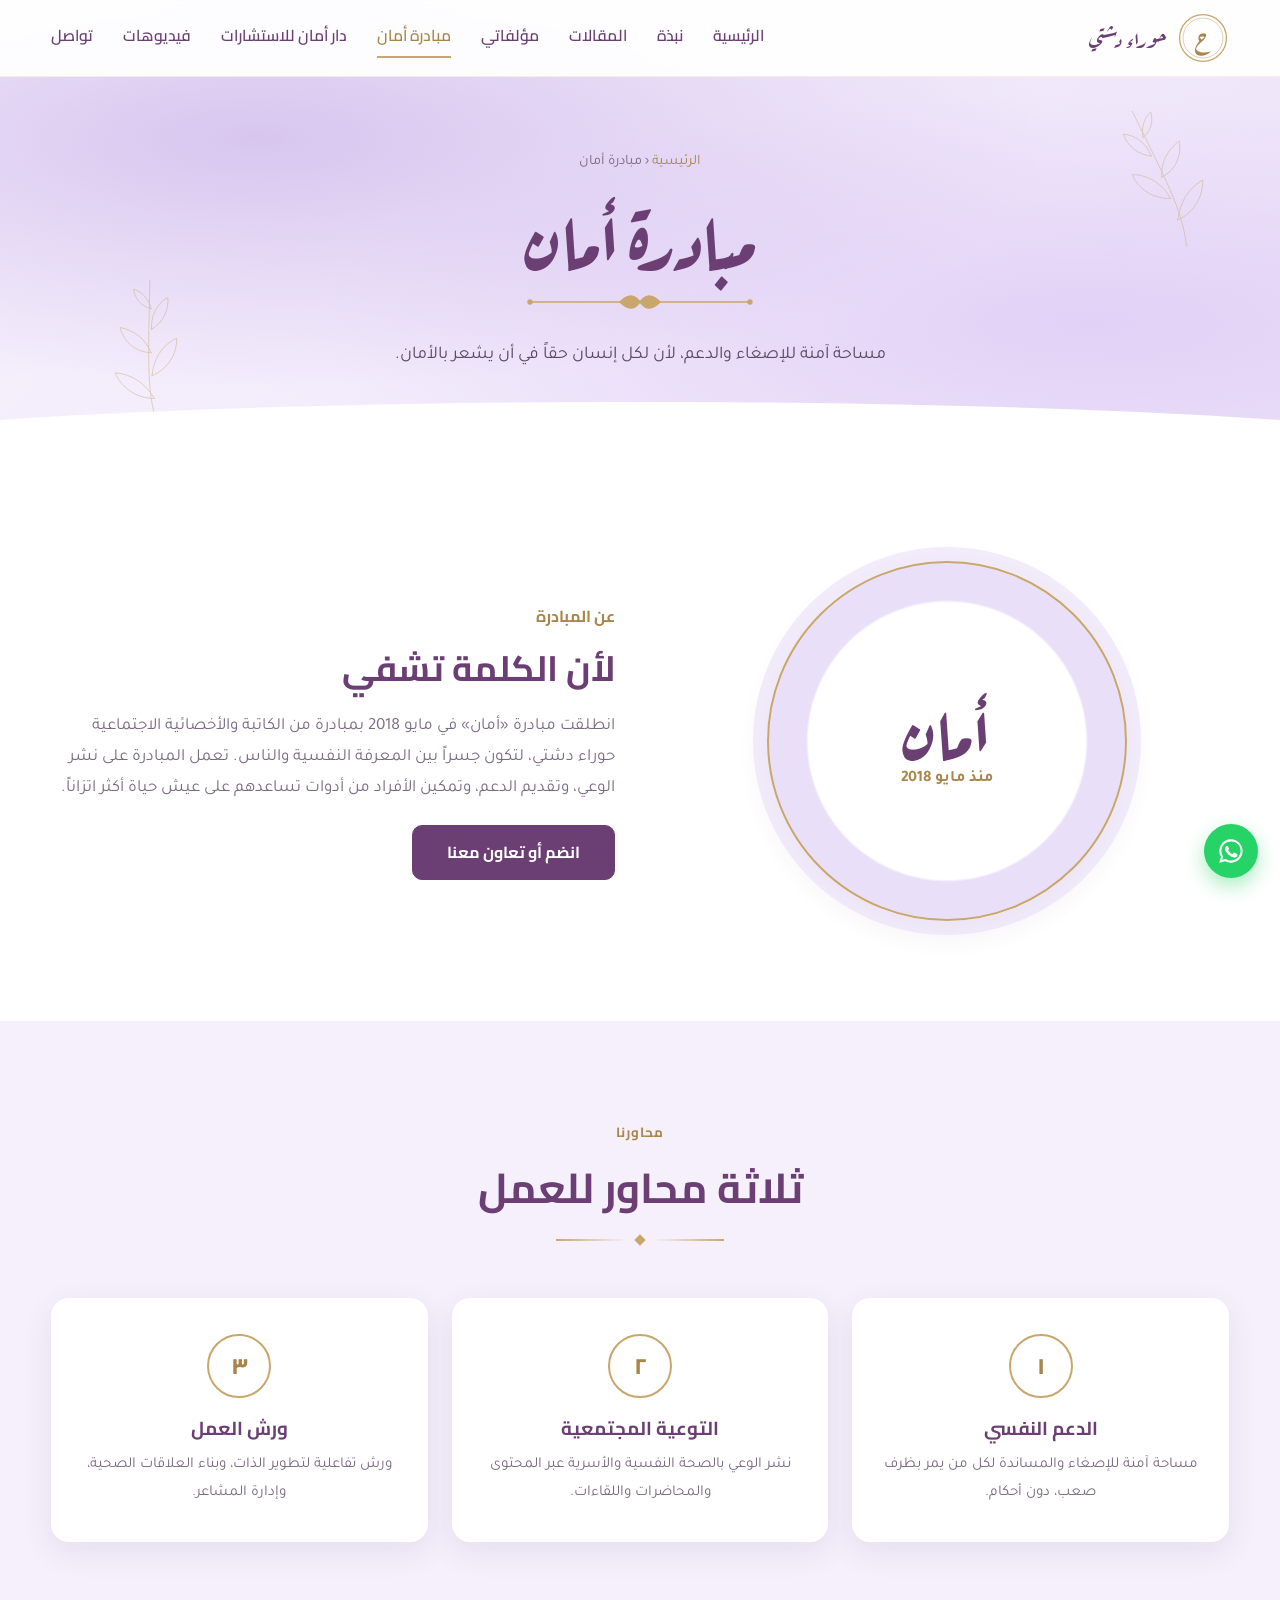
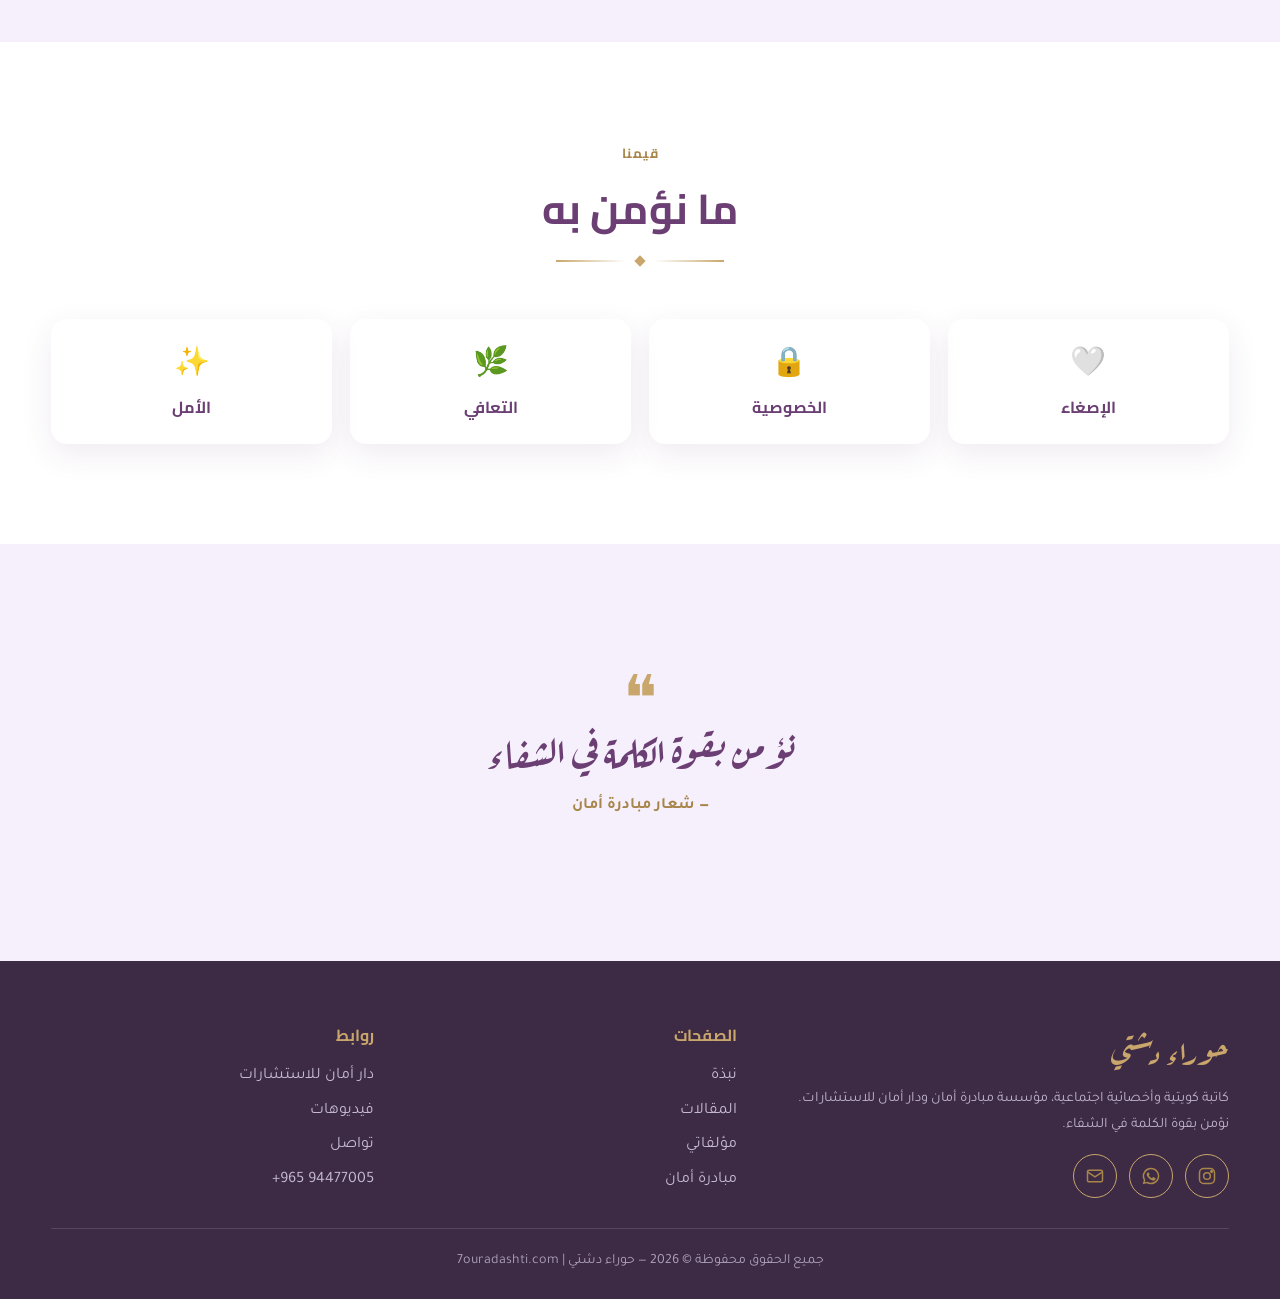
<file: aman.html>
<!DOCTYPE html>
<html lang="ar" dir="rtl">
<head>
<meta charset="UTF-8">
<meta name="viewport" content="width=device-width, initial-scale=1.0">
<title>مبادرة أمان | حوراء دشتي</title>
<meta name="description" content="مبادرة أمان — مبادرة مجتمعية أسستها حوراء دشتي عام 2018 للدعم النفسي والتوعية المجتمعية وورش العمل.">
<meta property="og:title" content="مبادرة أمان | حوراء دشتي">
<meta property="og:description" content="مبادرة أمان — مبادرة مجتمعية أسستها حوراء دشتي عام 2018 للدعم النفسي والتوعية المجتمعية وورش العمل.">
<meta property="og:image" content="https://7ouradashti.com/images/houra-hero.webp">
<meta property="og:url" content="https://7ouradashti.com/aman.html">
<link rel="canonical" href="https://7ouradashti.com/aman.html">
<link rel="icon" href="/favicon.ico" sizes="any">
<link rel="icon" type="image/png" sizes="32x32" href="/favicon-32.png">
<link rel="apple-touch-icon" href="/apple-touch-icon.png">
<link rel="manifest" href="/site.webmanifest">
<meta name="theme-color" content="#6B3F73">
<meta property="og:type" content="website">
<meta property="og:locale" content="ar_KW">
<meta property="og:site_name" content="حوراء دشتي">
<meta name="twitter:card" content="summary_large_image">
<meta name="author" content="حوراء دشتي">
<link rel="preconnect" href="https://fonts.googleapis.com">
<link rel="preconnect" href="https://fonts.gstatic.com" crossorigin>
<link href="https://fonts.googleapis.com/css2?family=Aref+Ruqaa:wght@400;700&family=Cairo:wght@400;600;700;800&family=Tajawal:wght@300;400;500;700&display=swap" rel="stylesheet">
<link rel="stylesheet" href="assets/style.css">
<script type="application/ld+json">{"@context": "https://schema.org", "@graph": [{"@type": "WebSite", "@id": "https://7ouradashti.com/#website", "url": "https://7ouradashti.com/", "name": "حوراء دشتي", "alternateName": "Houra Dashti", "inLanguage": "ar", "publisher": {"@id": "https://7ouradashti.com/#person"}}, {"@type": "Person", "@id": "https://7ouradashti.com/#person", "name": "حوراء دشتي", "alternateName": ["Houra Dashti", "حوراء حسين حبيب حسين", "Houra Hussain Habib Hussain"], "url": "https://7ouradashti.com/", "image": "https://7ouradashti.com/images/houra-hero.webp", "description": "كاتبة كويتية وأخصائية اجتماعية، مدربة تنمية بشرية معتمدة، ومؤسسة مبادرة أمان ودار أمان للاستشارات.", "jobTitle": ["كاتبة", "أخصائية اجتماعية", "مدربة تنمية بشرية معتمدة"], "gender": "Female", "nationality": {"@type": "Country", "name": "Kuwait"}, "homeLocation": {"@type": "Place", "name": "الكويت"}, "alumniOf": {"@type": "CollegeOrUniversity", "name": "جامعة الكويت", "alternateName": "Kuwait University"}, "hasCredential": [{"@type": "EducationalOccupationalCredential", "credentialCategory": "degree", "name": "بكالوريوس خدمة اجتماعية"}], "worksFor": {"@type": "GovernmentOrganization", "name": "الهيئة العامة للمعلومات المدنية", "alternateName": "PACI"}, "founder": [{"@id": "https://7ouradashti.com/aman.html#org"}, {"@id": "https://7ouradashti.com/dar.html#org"}], "knowsAbout": ["الخدمة الاجتماعية", "الصحة النفسية", "التنمية البشرية", "Life Coaching", "EFT", "NLP", "علاج الصدمات", "الاستشارات الأسرية", "الكتابة"], "email": "mailto:houra.dashti@hotmail.com", "telephone": "+96594477005", "sameAs": ["https://www.instagram.com/7oura_dashti/"]}, {"@type": "WebPage", "@id": "https://7ouradashti.com/aman.html#webpage", "url": "https://7ouradashti.com/aman.html", "name": "مبادرة أمان | حوراء دشتي", "description": "مبادرة أمان — مبادرة مجتمعية أسستها حوراء دشتي عام 2018 للدعم النفسي والتوعية المجتمعية وورش العمل.", "inLanguage": "ar", "isPartOf": {"@id": "https://7ouradashti.com/#website"}, "about": {"@id": "https://7ouradashti.com/#person"}}, {"@type": "BreadcrumbList", "itemListElement": [{"@type": "ListItem", "position": 1, "name": "الرئيسية", "item": "https://7ouradashti.com/"}, {"@type": "ListItem", "position": 2, "name": "مبادرة أمان", "item": "https://7ouradashti.com/aman.html"}]}, {"@type": "Organization", "@id": "https://7ouradashti.com/aman.html#org", "name": "مبادرة أمان", "foundingDate": "2018-05", "founder": {"@id": "https://7ouradashti.com/#person"}, "slogan": "نؤمن بقوة الكلمة في الشفاء", "url": "https://7ouradashti.com/aman.html", "areaServed": "KW", "description": "مبادرة مجتمعية للدعم النفسي والتوعية المجتمعية وورش العمل."}]}</script>
</head>
<body>
<svg width="0" height="0" style="position:absolute"><defs><symbol id="sprig" viewBox="0 0 200 300"><g fill="none" stroke="#C9A66B" stroke-width="1.6" stroke-linecap="round"><path d="M100 295 C 95 220, 120 150, 160 10"/><path d="M108 240 C 70 230, 50 200, 45 170 C 75 180, 98 205, 108 240Z"/><path d="M115 195 C 150 190, 175 165, 182 135 C 150 140, 125 165, 115 195Z"/><path d="M125 150 C 92 140, 78 112, 78 85 C 105 98, 122 122, 125 150Z"/><path d="M138 105 C 165 98, 182 75, 186 52 C 160 58, 143 80, 138 105Z"/><path d="M148 65 C 128 55, 122 35, 124 18 C 140 28, 148 45, 148 65Z"/></g></symbol></defs></svg>
<header><div class="container nav">
<a href="index.html" class="logo" aria-label="حوراء دشتي"><svg viewBox="0 0 60 60"><circle cx="30" cy="30" r="27" fill="none" stroke="#C9A66B" stroke-width="1.5"/><circle cx="30" cy="30" r="23" fill="none" stroke="#C9A66B" stroke-width=".6"/><text x="30" y="40" text-anchor="middle" font-family="Aref Ruqaa" font-size="28" fill="#A8864B">ح</text></svg><span>حوراء دشتي</span></a>
<ul class="menu" id="menu"><li><a href="index.html">الرئيسية</a></li><li><a href="about.html">نبذة</a></li><li><a href="articles.html">المقالات</a></li><li><a href="books.html">مؤلفاتي</a></li><li><a href="aman.html" class="active">مبادرة أمان</a></li><li><a href="dar.html">دار أمان للاستشارات</a></li><li><a href="videos.html">فيديوهات</a></li><li><a href="contact.html">تواصل</a></li></ul>
<button class="burger" id="burger" aria-label="القائمة"><span></span><span></span><span></span></button>
</div></header>
<main>
<section class="page-hero">
<svg class="leaf" style="width:150px;bottom:30px;left:5%;transform:rotate(-15deg)"><use href="#sprig"/></svg>
<svg class="leaf" style="width:110px;top:100px;right:4%;transform:scaleX(-1) rotate(10deg)"><use href="#sprig"/></svg>
<div class="container"><div class="crumb"><a href="index.html">الرئيسية</a> ‹ مبادرة أمان</div><h1>مبادرة أمان</h1><svg class="flourish" viewBox="0 0 240 24" fill="none" stroke="#C9A66B" stroke-width="1.4"><path d="M10 12 H100 M140 12 H230"/><path d="M100 12 C108 4 114 4 120 12 C126 4 132 4 140 12 C132 20 126 20 120 12 C114 20 108 20 100 12Z" fill="#C9A66B"/><circle cx="10" cy="12" r="2" fill="#C9A66B"/><circle cx="230" cy="12" r="2" fill="#C9A66B"/></svg><p>مساحة آمنة للإصغاء والدعم، لأن لكل إنسان حقاً في أن يشعر بالأمان.</p></div></section>
<section class="block"><div class="container aman-hero">
<div class="reveal"><div class="aman-badge"><div><b>أمان</b><span>منذ مايو 2018</span></div></div></div>
<div class="reveal"><span class="eyebrow">عن المبادرة</span><h2 style="color:var(--plum);font-size:2.2rem">لأن الكلمة تشفي</h2><p style="color:var(--muted);font-size:1.07rem;margin:12px 0 20px">انطلقت مبادرة «أمان» في مايو 2018 بمبادرة من الكاتبة والأخصائية الاجتماعية حوراء دشتي، لتكون جسراً بين المعرفة النفسية والناس. تعمل المبادرة على نشر الوعي، وتقديم الدعم، وتمكين الأفراد من أدوات تساعدهم على عيش حياة أكثر اتزاناً.</p><a href="contact.html?type=أخرى" class="btn solid">انضم أو تعاون معنا</a></div>
</div></section>
<section class="block alt"><div class="container"><div class="title reveal"><small>محاورنا</small><h2>ثلاثة محاور للعمل</h2><div class="line"><i></i><b></b><i></i></div></div>
<div class="aman">
<div class="pillar reveal"><div class="num">١</div><h3>الدعم النفسي</h3><p>مساحة آمنة للإصغاء والمساندة لكل من يمر بظرف صعب، دون أحكام.</p></div>
<div class="pillar reveal"><div class="num">٢</div><h3>التوعية المجتمعية</h3><p>نشر الوعي بالصحة النفسية والأسرية عبر المحتوى والمحاضرات واللقاءات.</p></div>
<div class="pillar reveal"><div class="num">٣</div><h3>ورش العمل</h3><p>ورش تفاعلية لتطوير الذات، وبناء العلاقات الصحية، وإدارة المشاعر.</p></div>
</div></div></section>
<section class="block"><div class="container"><div class="title reveal"><small>قيمنا</small><h2>ما نؤمن به</h2><div class="line"><i></i><b></b><i></i></div></div>
<div class="values">
<div class="value reveal"><b>🤍</b><h4>الإصغاء</h4></div><div class="value reveal"><b>🔒</b><h4>الخصوصية</h4></div>
<div class="value reveal"><b>🌿</b><h4>التعافي</h4></div><div class="value reveal"><b>✨</b><h4>الأمل</h4></div>
</div></div></section>
<section class="block alt"><div class="bigquote reveal"><div class="q">❝</div><p>نؤمن بقوة الكلمة في الشفاء</p><span>— شعار مبادرة أمان</span></div></section>
</main>
<footer><div class="container">
<div class="fgrid">
<div><div class="fname">حوراء دشتي</div><p style="text-align:right">كاتبة كويتية وأخصائية اجتماعية، مؤسسة مبادرة أمان ودار أمان للاستشارات. نؤمن بقوة الكلمة في الشفاء.</p><div class="socials"><a href="https://www.instagram.com/7oura_dashti/" target="_blank" rel="noopener" aria-label="Instagram"><svg viewBox="0 0 24 24" fill="none" stroke="currentColor" stroke-width="1.8"><rect x="3" y="3" width="18" height="18" rx="5"/><circle cx="12" cy="12" r="4"/><circle cx="17.5" cy="6.5" r="1" fill="currentColor"/></svg></a><a href="https://wa.me/96594477005" target="_blank" rel="noopener" aria-label="WhatsApp"><svg viewBox="0 0 24 24" fill="currentColor"><path d="M12 2a10 10 0 0 0-8.6 15.1L2 22l5-1.3A10 10 0 1 0 12 2Zm0 18.2a8.2 8.2 0 0 1-4.2-1.2l-.3-.2-3 .8.8-2.9-.2-.3A8.2 8.2 0 1 1 12 20.2Zm4.5-6.1c-.2-.1-1.5-.7-1.7-.8s-.4-.1-.6.1-.7.8-.8 1-.3.2-.5.1a6.7 6.7 0 0 1-3.3-2.9c-.3-.4.2-.4.7-1.3.1-.2 0-.3 0-.4l-.8-1.8c-.2-.5-.4-.4-.6-.4h-.5a1 1 0 0 0-.7.3 3 3 0 0 0-.9 2.2 5.2 5.2 0 0 0 1.1 2.7 11.8 11.8 0 0 0 4.5 4c1.7.7 2.3.8 3.2.6a2.7 2.7 0 0 0 1.8-1.2 2.2 2.2 0 0 0 .1-1.3c0-.1-.2-.2-.5-.3Z"/></svg></a><a href="mailto:houra.dashti@hotmail.com" aria-label="Email"><svg viewBox="0 0 24 24" fill="none" stroke="currentColor" stroke-width="1.8"><rect x="3" y="5" width="18" height="14" rx="2"/><path d="m3 7 9 6 9-6"/></svg></a></div></div>
<div><h4>الصفحات</h4><ul><li><a href="about.html">نبذة</a></li><li><a href="articles.html">المقالات</a></li><li><a href="books.html">مؤلفاتي</a></li><li><a href="aman.html">مبادرة أمان</a></li></ul></div>
<div><h4>روابط</h4><ul><li><a href="dar.html">دار أمان للاستشارات</a></li><li><a href="videos.html">فيديوهات</a></li><li><a href="contact.html">تواصل</a></li><li><a href="tel:+96594477005" style="direction:ltr;display:inline-block">+965 94477005</a></li></ul></div>
</div>
<div class="copy">جميع الحقوق محفوظة © 2026 — حوراء دشتي | 7ouradashti.com</div>
</div></footer>
<a class="wa-float" href="https://wa.me/96594477005" target="_blank" rel="noopener" aria-label="واتساب"><svg viewBox="0 0 24 24" fill="currentColor"><path d="M12 2a10 10 0 0 0-8.6 15.1L2 22l5-1.3A10 10 0 1 0 12 2Zm0 18.2a8.2 8.2 0 0 1-4.2-1.2l-.3-.2-3 .8.8-2.9-.2-.3A8.2 8.2 0 1 1 12 20.2Zm4.5-6.1c-.2-.1-1.5-.7-1.7-.8s-.4-.1-.6.1-.7.8-.8 1-.3.2-.5.1a6.7 6.7 0 0 1-3.3-2.9c-.3-.4.2-.4.7-1.3.1-.2 0-.3 0-.4l-.8-1.8c-.2-.5-.4-.4-.6-.4h-.5a1 1 0 0 0-.7.3 3 3 0 0 0-.9 2.2 5.2 5.2 0 0 0 1.1 2.7 11.8 11.8 0 0 0 4.5 4c1.7.7 2.3.8 3.2.6a2.7 2.7 0 0 0 1.8-1.2 2.2 2.2 0 0 0 .1-1.3c0-.1-.2-.2-.5-.3Z"/></svg></a>
<button class="to-top" id="toTop" aria-label="للأعلى">↑</button>
<div class="modal" id="modal"><div class="box reader"><button class="close" aria-label="إغلاق">×</button><div class="content"></div></div></div>
<script src="assets/main.js"></script>
</body>
</html>
</file>
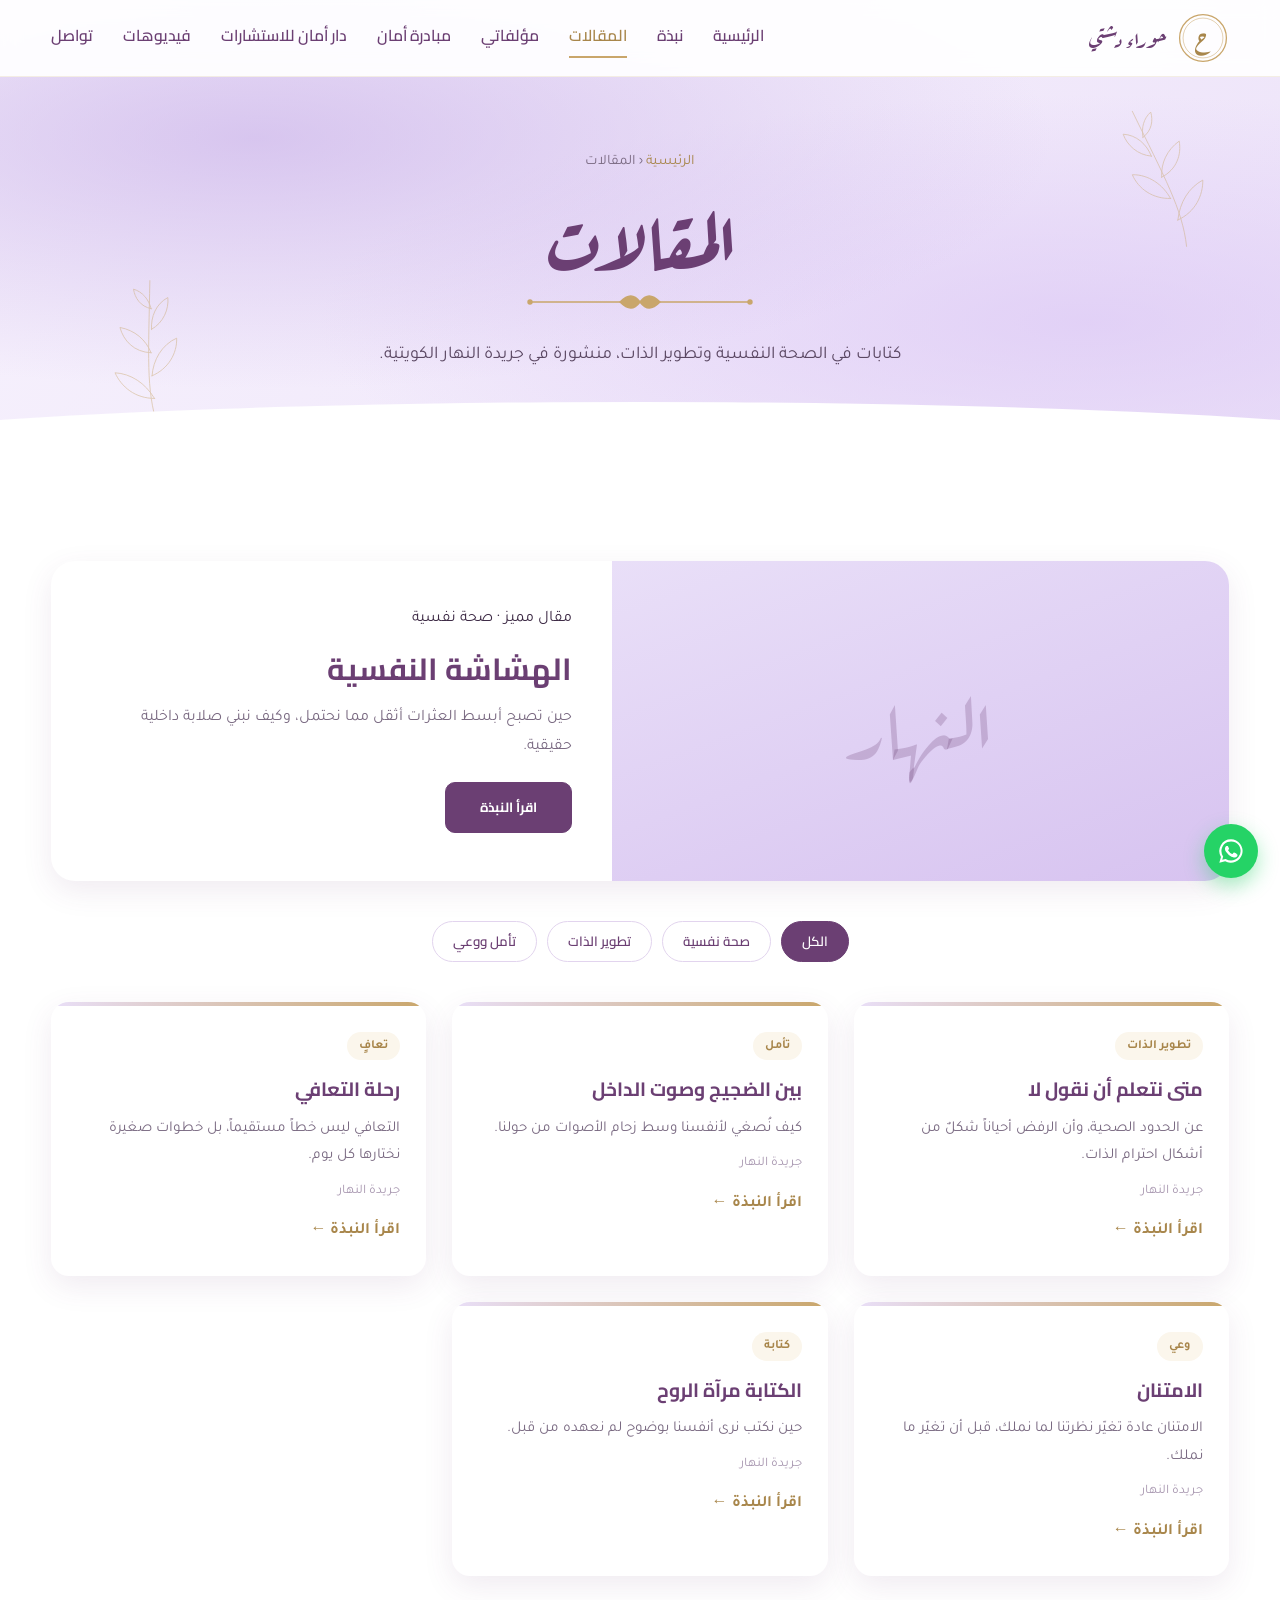
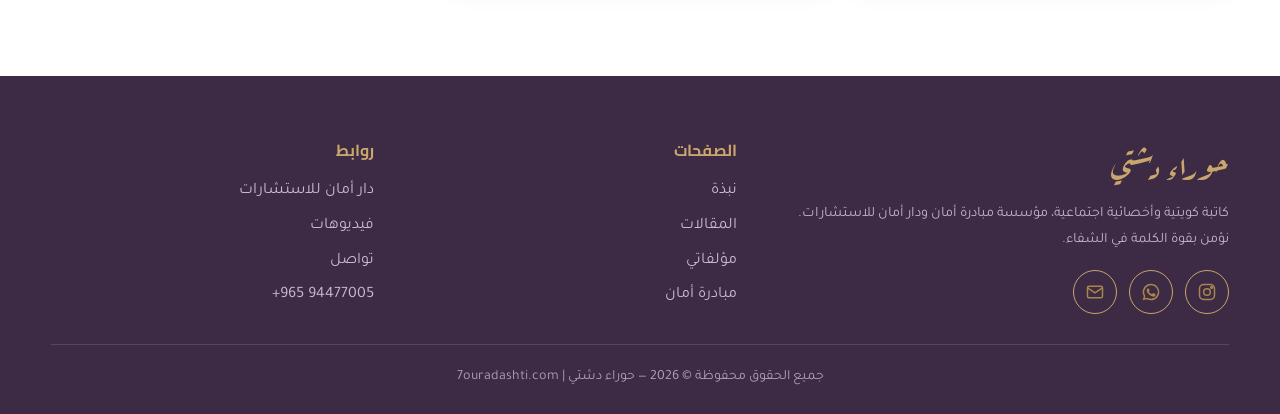
<file: articles.html>
<!DOCTYPE html>
<html lang="ar" dir="rtl">
<head>
<meta charset="UTF-8">
<meta name="viewport" content="width=device-width, initial-scale=1.0">
<title>مقالات حوراء دشتي | جريدة النهار</title>
<meta name="description" content="مقالات الكاتبة حوراء دشتي في جريدة النهار الكويتية عن الصحة النفسية وتطوير الذات والتعافي.">
<meta property="og:title" content="مقالات حوراء دشتي | جريدة النهار">
<meta property="og:description" content="مقالات الكاتبة حوراء دشتي في جريدة النهار الكويتية عن الصحة النفسية وتطوير الذات والتعافي.">
<meta property="og:image" content="https://7ouradashti.com/images/houra-hero.webp">
<meta property="og:url" content="https://7ouradashti.com/articles.html">
<link rel="canonical" href="https://7ouradashti.com/articles.html">
<link rel="icon" href="/favicon.ico" sizes="any">
<link rel="icon" type="image/png" sizes="32x32" href="/favicon-32.png">
<link rel="apple-touch-icon" href="/apple-touch-icon.png">
<link rel="manifest" href="/site.webmanifest">
<meta name="theme-color" content="#6B3F73">
<meta property="og:type" content="website">
<meta property="og:locale" content="ar_KW">
<meta property="og:site_name" content="حوراء دشتي">
<meta name="twitter:card" content="summary_large_image">
<meta name="author" content="حوراء دشتي">
<link rel="preconnect" href="https://fonts.googleapis.com">
<link rel="preconnect" href="https://fonts.gstatic.com" crossorigin>
<link href="https://fonts.googleapis.com/css2?family=Aref+Ruqaa:wght@400;700&family=Cairo:wght@400;600;700;800&family=Tajawal:wght@300;400;500;700&display=swap" rel="stylesheet">
<link rel="stylesheet" href="assets/style.css">
<script type="application/ld+json">{"@context": "https://schema.org", "@graph": [{"@type": "WebSite", "@id": "https://7ouradashti.com/#website", "url": "https://7ouradashti.com/", "name": "حوراء دشتي", "alternateName": "Houra Dashti", "inLanguage": "ar", "publisher": {"@id": "https://7ouradashti.com/#person"}}, {"@type": "Person", "@id": "https://7ouradashti.com/#person", "name": "حوراء دشتي", "alternateName": ["Houra Dashti", "حوراء حسين حبيب حسين", "Houra Hussain Habib Hussain"], "url": "https://7ouradashti.com/", "image": "https://7ouradashti.com/images/houra-hero.webp", "description": "كاتبة كويتية وأخصائية اجتماعية، مدربة تنمية بشرية معتمدة، ومؤسسة مبادرة أمان ودار أمان للاستشارات.", "jobTitle": ["كاتبة", "أخصائية اجتماعية", "مدربة تنمية بشرية معتمدة"], "gender": "Female", "nationality": {"@type": "Country", "name": "Kuwait"}, "homeLocation": {"@type": "Place", "name": "الكويت"}, "alumniOf": {"@type": "CollegeOrUniversity", "name": "جامعة الكويت", "alternateName": "Kuwait University"}, "hasCredential": [{"@type": "EducationalOccupationalCredential", "credentialCategory": "degree", "name": "بكالوريوس خدمة اجتماعية"}], "worksFor": {"@type": "GovernmentOrganization", "name": "الهيئة العامة للمعلومات المدنية", "alternateName": "PACI"}, "founder": [{"@id": "https://7ouradashti.com/aman.html#org"}, {"@id": "https://7ouradashti.com/dar.html#org"}], "knowsAbout": ["الخدمة الاجتماعية", "الصحة النفسية", "التنمية البشرية", "Life Coaching", "EFT", "NLP", "علاج الصدمات", "الاستشارات الأسرية", "الكتابة"], "email": "mailto:houra.dashti@hotmail.com", "telephone": "+96594477005", "sameAs": ["https://www.instagram.com/7oura_dashti/"]}, {"@type": "WebPage", "@id": "https://7ouradashti.com/articles.html#webpage", "url": "https://7ouradashti.com/articles.html", "name": "مقالات حوراء دشتي | جريدة النهار", "description": "مقالات الكاتبة حوراء دشتي في جريدة النهار الكويتية عن الصحة النفسية وتطوير الذات والتعافي.", "inLanguage": "ar", "isPartOf": {"@id": "https://7ouradashti.com/#website"}, "about": {"@id": "https://7ouradashti.com/#person"}}, {"@type": "BreadcrumbList", "itemListElement": [{"@type": "ListItem", "position": 1, "name": "الرئيسية", "item": "https://7ouradashti.com/"}, {"@type": "ListItem", "position": 2, "name": "المقالات", "item": "https://7ouradashti.com/articles.html"}]}, {"@type": "ItemList", "name": "مقالات حوراء دشتي في جريدة النهار", "itemListElement": [{"@type": "ListItem", "position": 1, "item": {"@type": "Article", "headline": "الهشاشة النفسية", "description": "حين تصبح أبسط العثرات أثقل مما نحتمل، وكيف نبني صلابة داخلية حقيقية.", "author": {"@id": "https://7ouradashti.com/#person"}, "publisher": {"@type": "Organization", "name": "جريدة النهار"}, "inLanguage": "ar"}}, {"@type": "ListItem", "position": 2, "item": {"@type": "Article", "headline": "متى نتعلم أن نقول لا", "description": "عن الحدود الصحية، وأن الرفض أحياناً شكلٌ من أشكال احترام الذات.", "author": {"@id": "https://7ouradashti.com/#person"}, "publisher": {"@type": "Organization", "name": "جريدة النهار"}, "inLanguage": "ar"}}, {"@type": "ListItem", "position": 3, "item": {"@type": "Article", "headline": "بين الضجيج وصوت الداخل", "description": "كيف نُصغي لأنفسنا وسط زحام الأصوات من حولنا.", "author": {"@id": "https://7ouradashti.com/#person"}, "publisher": {"@type": "Organization", "name": "جريدة النهار"}, "inLanguage": "ar"}}, {"@type": "ListItem", "position": 4, "item": {"@type": "Article", "headline": "رحلة التعافي", "description": "التعافي ليس خطاً مستقيماً، بل خطوات صغيرة نختارها كل يوم.", "author": {"@id": "https://7ouradashti.com/#person"}, "publisher": {"@type": "Organization", "name": "جريدة النهار"}, "inLanguage": "ar"}}, {"@type": "ListItem", "position": 5, "item": {"@type": "Article", "headline": "الامتنان", "description": "الامتنان عادة تغيّر نظرتنا لما نملك، قبل أن تغيّر ما نملك.", "author": {"@id": "https://7ouradashti.com/#person"}, "publisher": {"@type": "Organization", "name": "جريدة النهار"}, "inLanguage": "ar"}}, {"@type": "ListItem", "position": 6, "item": {"@type": "Article", "headline": "الكتابة مرآة الروح", "description": "حين نكتب نرى أنفسنا بوضوح لم نعهده من قبل.", "author": {"@id": "https://7ouradashti.com/#person"}, "publisher": {"@type": "Organization", "name": "جريدة النهار"}, "inLanguage": "ar"}}]}]}</script>
</head>
<body>
<svg width="0" height="0" style="position:absolute"><defs><symbol id="sprig" viewBox="0 0 200 300"><g fill="none" stroke="#C9A66B" stroke-width="1.6" stroke-linecap="round"><path d="M100 295 C 95 220, 120 150, 160 10"/><path d="M108 240 C 70 230, 50 200, 45 170 C 75 180, 98 205, 108 240Z"/><path d="M115 195 C 150 190, 175 165, 182 135 C 150 140, 125 165, 115 195Z"/><path d="M125 150 C 92 140, 78 112, 78 85 C 105 98, 122 122, 125 150Z"/><path d="M138 105 C 165 98, 182 75, 186 52 C 160 58, 143 80, 138 105Z"/><path d="M148 65 C 128 55, 122 35, 124 18 C 140 28, 148 45, 148 65Z"/></g></symbol></defs></svg>
<header><div class="container nav">
<a href="index.html" class="logo" aria-label="حوراء دشتي"><svg viewBox="0 0 60 60"><circle cx="30" cy="30" r="27" fill="none" stroke="#C9A66B" stroke-width="1.5"/><circle cx="30" cy="30" r="23" fill="none" stroke="#C9A66B" stroke-width=".6"/><text x="30" y="40" text-anchor="middle" font-family="Aref Ruqaa" font-size="28" fill="#A8864B">ح</text></svg><span>حوراء دشتي</span></a>
<ul class="menu" id="menu"><li><a href="index.html">الرئيسية</a></li><li><a href="about.html">نبذة</a></li><li><a href="articles.html" class="active">المقالات</a></li><li><a href="books.html">مؤلفاتي</a></li><li><a href="aman.html">مبادرة أمان</a></li><li><a href="dar.html">دار أمان للاستشارات</a></li><li><a href="videos.html">فيديوهات</a></li><li><a href="contact.html">تواصل</a></li></ul>
<button class="burger" id="burger" aria-label="القائمة"><span></span><span></span><span></span></button>
</div></header>
<main>
<section class="page-hero">
<svg class="leaf" style="width:150px;bottom:30px;left:5%;transform:rotate(-15deg)"><use href="#sprig"/></svg>
<svg class="leaf" style="width:110px;top:100px;right:4%;transform:scaleX(-1) rotate(10deg)"><use href="#sprig"/></svg>
<div class="container"><div class="crumb"><a href="index.html">الرئيسية</a> ‹ المقالات</div><h1>المقالات</h1><svg class="flourish" viewBox="0 0 240 24" fill="none" stroke="#C9A66B" stroke-width="1.4"><path d="M10 12 H100 M140 12 H230"/><path d="M100 12 C108 4 114 4 120 12 C126 4 132 4 140 12 C132 20 126 20 120 12 C114 20 108 20 100 12Z" fill="#C9A66B"/><circle cx="10" cy="12" r="2" fill="#C9A66B"/><circle cx="230" cy="12" r="2" fill="#C9A66B"/></svg><p>كتابات في الصحة النفسية وتطوير الذات، منشورة في جريدة النهار الكويتية.</p></div></section>
<section class="block"><div class="container">
<div class="featured reveal"><div class="img"><span class="big">النهار</span></div><div class="txt"><span class="tag">مقال مميز · صحة نفسية</span><h2>الهشاشة النفسية</h2><p>حين تصبح أبسط العثرات أثقل مما نحتمل، وكيف نبني صلابة داخلية حقيقية.</p><button class="btn solid" style="margin-top:20px;cursor:pointer" data-read>اقرأ النبذة</button><template><p>يتناول المقال ظاهرة الهشاشة النفسية التي باتت تظهر في انهيارنا أمام مواقف بسيطة، ويفرّق بين الحساسية الطبيعية والهشاشة التي تعطّل الحياة.</p><p>ويقترح طرقاً لبناء المرونة النفسية: تقبّل الألم كجزء من التجربة، والتدرّب على مواجهة الصعاب بدل الهروب منها.</p></template></div></div>
<div class="chips reveal"><button class="chip on" data-f="all">الكل</button><button class="chip" data-f="psy">صحة نفسية</button><button class="chip" data-f="self">تطوير الذات</button><button class="chip" data-f="soul">تأمل ووعي</button></div>
<div class="cards"><article class="card reveal" data-cat="self"><span class="tag">تطوير الذات</span><h3>متى نتعلم أن نقول لا</h3><p>عن الحدود الصحية، وأن الرفض أحياناً شكلٌ من أشكال احترام الذات.</p><div class="meta">جريدة النهار</div><span class="more" data-read>اقرأ النبذة ←</span><template><p>يناقش المقال صعوبة الرفض لدى كثيرين خوفاً من خسارة الآخرين أو إغضابهم.</p><p>ويؤكد أن وضع الحدود ليس أنانية، بل حماية للطاقة والعلاقات معاً.</p></template></article><article class="card reveal" data-cat="soul"><span class="tag">تأمل</span><h3>بين الضجيج وصوت الداخل</h3><p>كيف نُصغي لأنفسنا وسط زحام الأصوات من حولنا.</p><div class="meta">جريدة النهار</div><span class="more" data-read>اقرأ النبذة ←</span><template><p>في عالم مزدحم بالآراء والإشعارات، يدعو المقال إلى لحظات صمت نعود فيها إلى أنفسنا.</p><p>فالصوت الداخلي لا يعلو بالصراخ، بل يُسمع حين نهدأ.</p></template></article><article class="card reveal" data-cat="psy"><span class="tag">تعافٍ</span><h3>رحلة التعافي</h3><p>التعافي ليس خطاً مستقيماً، بل خطوات صغيرة نختارها كل يوم.</p><div class="meta">جريدة النهار</div><span class="more" data-read>اقرأ النبذة ←</span><template><p>يصف المقال التعافي كرحلة فيها تقدّم وتراجع، وليس كنقطة وصول.</p><p>ويشجّع القارئ على الاحتفاء بالخطوات الصغيرة ومسامحة النفس في أيام التعثر.</p></template></article><article class="card reveal" data-cat="soul"><span class="tag">وعي</span><h3>الامتنان</h3><p>الامتنان عادة تغيّر نظرتنا لما نملك، قبل أن تغيّر ما نملك.</p><div class="meta">جريدة النهار</div><span class="more" data-read>اقرأ النبذة ←</span><template><p>يتحدث المقال عن أثر الامتنان في الصحة النفسية والعلاقات.</p><p>ويقترح ممارسات يومية بسيطة تجعل الامتنان أسلوب حياة.</p></template></article><article class="card reveal" data-cat="self"><span class="tag">كتابة</span><h3>الكتابة مرآة الروح</h3><p>حين نكتب نرى أنفسنا بوضوح لم نعهده من قبل.</p><div class="meta">جريدة النهار</div><span class="more" data-read>اقرأ النبذة ←</span><template><p>يستعرض المقال الكتابة كأداة للتفريغ والفهم والشفاء.</p><p>ويدعو كل قارئ لأن يمنح نفسه دقائق يومية على الورق.</p></template></article></div>
</div></section>
</main>
<footer><div class="container">
<div class="fgrid">
<div><div class="fname">حوراء دشتي</div><p style="text-align:right">كاتبة كويتية وأخصائية اجتماعية، مؤسسة مبادرة أمان ودار أمان للاستشارات. نؤمن بقوة الكلمة في الشفاء.</p><div class="socials"><a href="https://www.instagram.com/7oura_dashti/" target="_blank" rel="noopener" aria-label="Instagram"><svg viewBox="0 0 24 24" fill="none" stroke="currentColor" stroke-width="1.8"><rect x="3" y="3" width="18" height="18" rx="5"/><circle cx="12" cy="12" r="4"/><circle cx="17.5" cy="6.5" r="1" fill="currentColor"/></svg></a><a href="https://wa.me/96594477005" target="_blank" rel="noopener" aria-label="WhatsApp"><svg viewBox="0 0 24 24" fill="currentColor"><path d="M12 2a10 10 0 0 0-8.6 15.1L2 22l5-1.3A10 10 0 1 0 12 2Zm0 18.2a8.2 8.2 0 0 1-4.2-1.2l-.3-.2-3 .8.8-2.9-.2-.3A8.2 8.2 0 1 1 12 20.2Zm4.5-6.1c-.2-.1-1.5-.7-1.7-.8s-.4-.1-.6.1-.7.8-.8 1-.3.2-.5.1a6.7 6.7 0 0 1-3.3-2.9c-.3-.4.2-.4.7-1.3.1-.2 0-.3 0-.4l-.8-1.8c-.2-.5-.4-.4-.6-.4h-.5a1 1 0 0 0-.7.3 3 3 0 0 0-.9 2.2 5.2 5.2 0 0 0 1.1 2.7 11.8 11.8 0 0 0 4.5 4c1.7.7 2.3.8 3.2.6a2.7 2.7 0 0 0 1.8-1.2 2.2 2.2 0 0 0 .1-1.3c0-.1-.2-.2-.5-.3Z"/></svg></a><a href="mailto:houra.dashti@hotmail.com" aria-label="Email"><svg viewBox="0 0 24 24" fill="none" stroke="currentColor" stroke-width="1.8"><rect x="3" y="5" width="18" height="14" rx="2"/><path d="m3 7 9 6 9-6"/></svg></a></div></div>
<div><h4>الصفحات</h4><ul><li><a href="about.html">نبذة</a></li><li><a href="articles.html">المقالات</a></li><li><a href="books.html">مؤلفاتي</a></li><li><a href="aman.html">مبادرة أمان</a></li></ul></div>
<div><h4>روابط</h4><ul><li><a href="dar.html">دار أمان للاستشارات</a></li><li><a href="videos.html">فيديوهات</a></li><li><a href="contact.html">تواصل</a></li><li><a href="tel:+96594477005" style="direction:ltr;display:inline-block">+965 94477005</a></li></ul></div>
</div>
<div class="copy">جميع الحقوق محفوظة © 2026 — حوراء دشتي | 7ouradashti.com</div>
</div></footer>
<a class="wa-float" href="https://wa.me/96594477005" target="_blank" rel="noopener" aria-label="واتساب"><svg viewBox="0 0 24 24" fill="currentColor"><path d="M12 2a10 10 0 0 0-8.6 15.1L2 22l5-1.3A10 10 0 1 0 12 2Zm0 18.2a8.2 8.2 0 0 1-4.2-1.2l-.3-.2-3 .8.8-2.9-.2-.3A8.2 8.2 0 1 1 12 20.2Zm4.5-6.1c-.2-.1-1.5-.7-1.7-.8s-.4-.1-.6.1-.7.8-.8 1-.3.2-.5.1a6.7 6.7 0 0 1-3.3-2.9c-.3-.4.2-.4.7-1.3.1-.2 0-.3 0-.4l-.8-1.8c-.2-.5-.4-.4-.6-.4h-.5a1 1 0 0 0-.7.3 3 3 0 0 0-.9 2.2 5.2 5.2 0 0 0 1.1 2.7 11.8 11.8 0 0 0 4.5 4c1.7.7 2.3.8 3.2.6a2.7 2.7 0 0 0 1.8-1.2 2.2 2.2 0 0 0 .1-1.3c0-.1-.2-.2-.5-.3Z"/></svg></a>
<button class="to-top" id="toTop" aria-label="للأعلى">↑</button>
<div class="modal" id="modal"><div class="box reader"><button class="close" aria-label="إغلاق">×</button><div class="content"></div></div></div>
<script src="assets/main.js"></script>
</body>
</html>
</file>
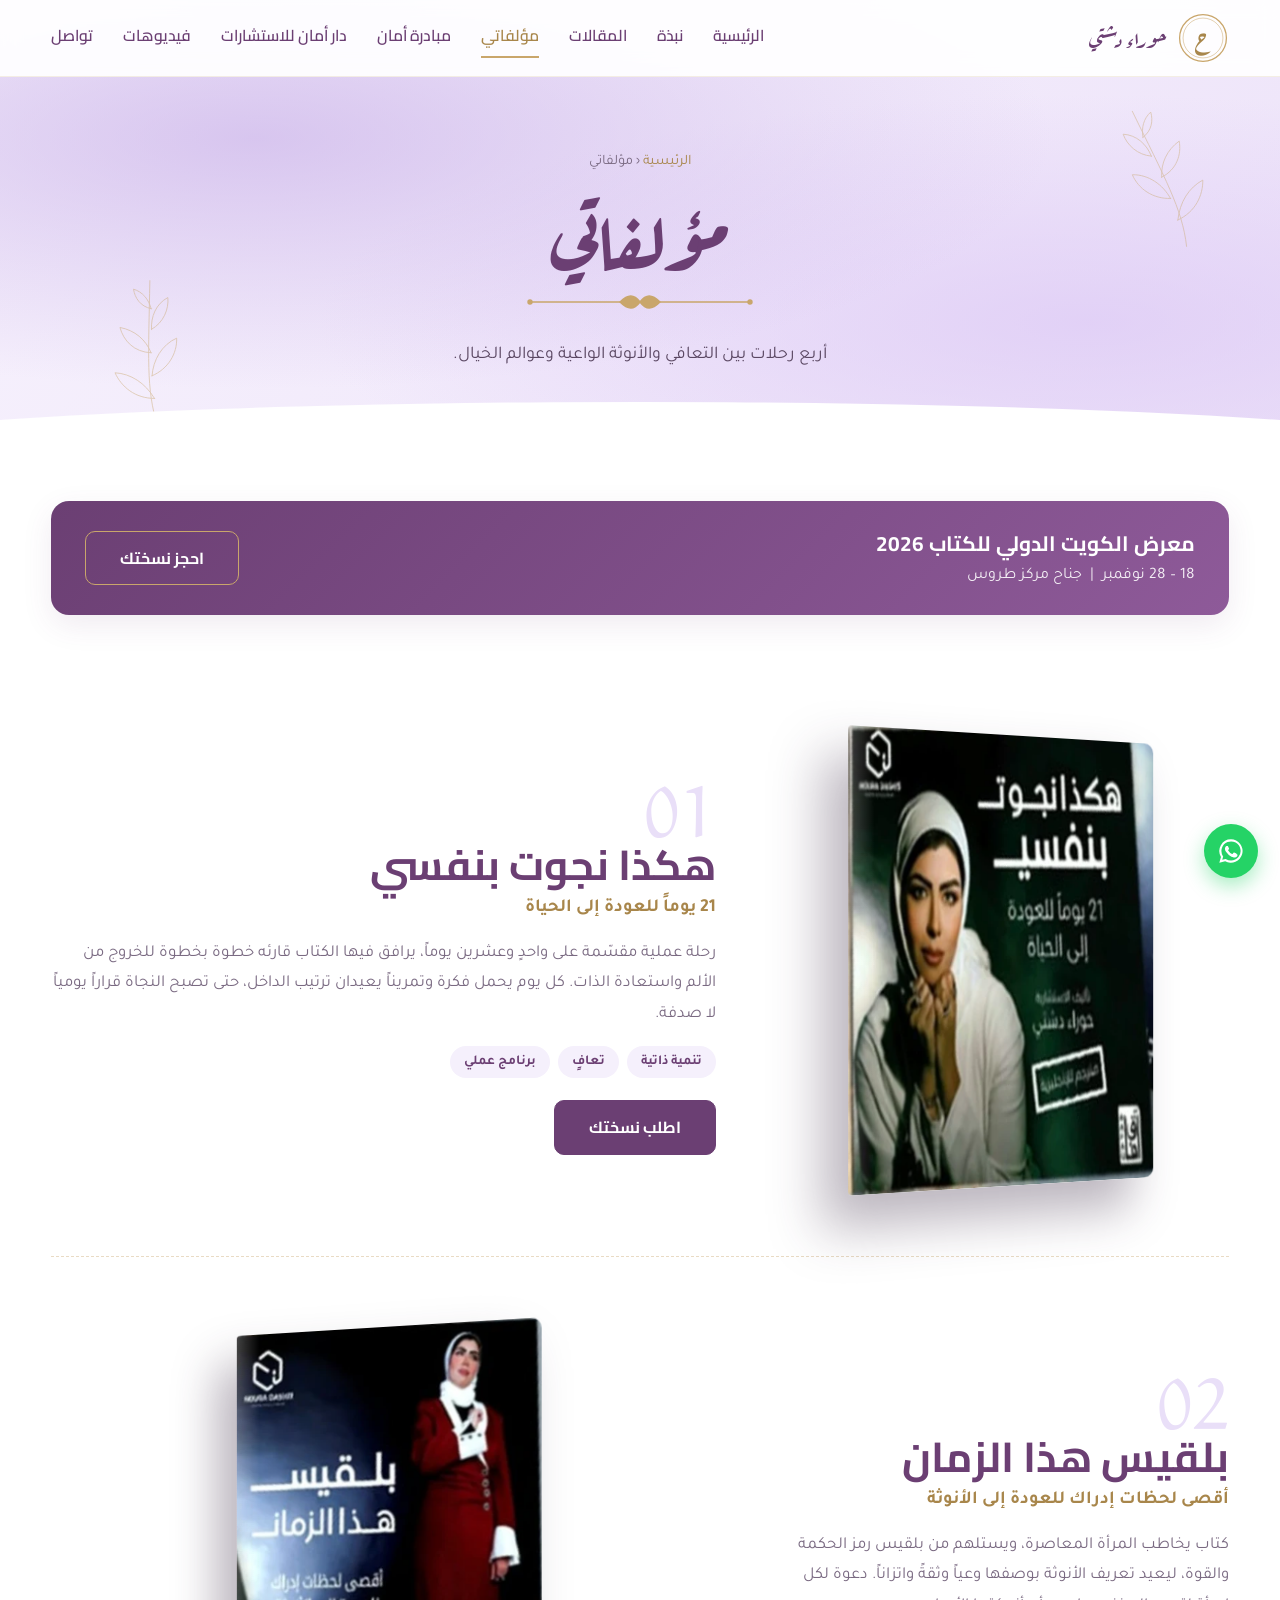
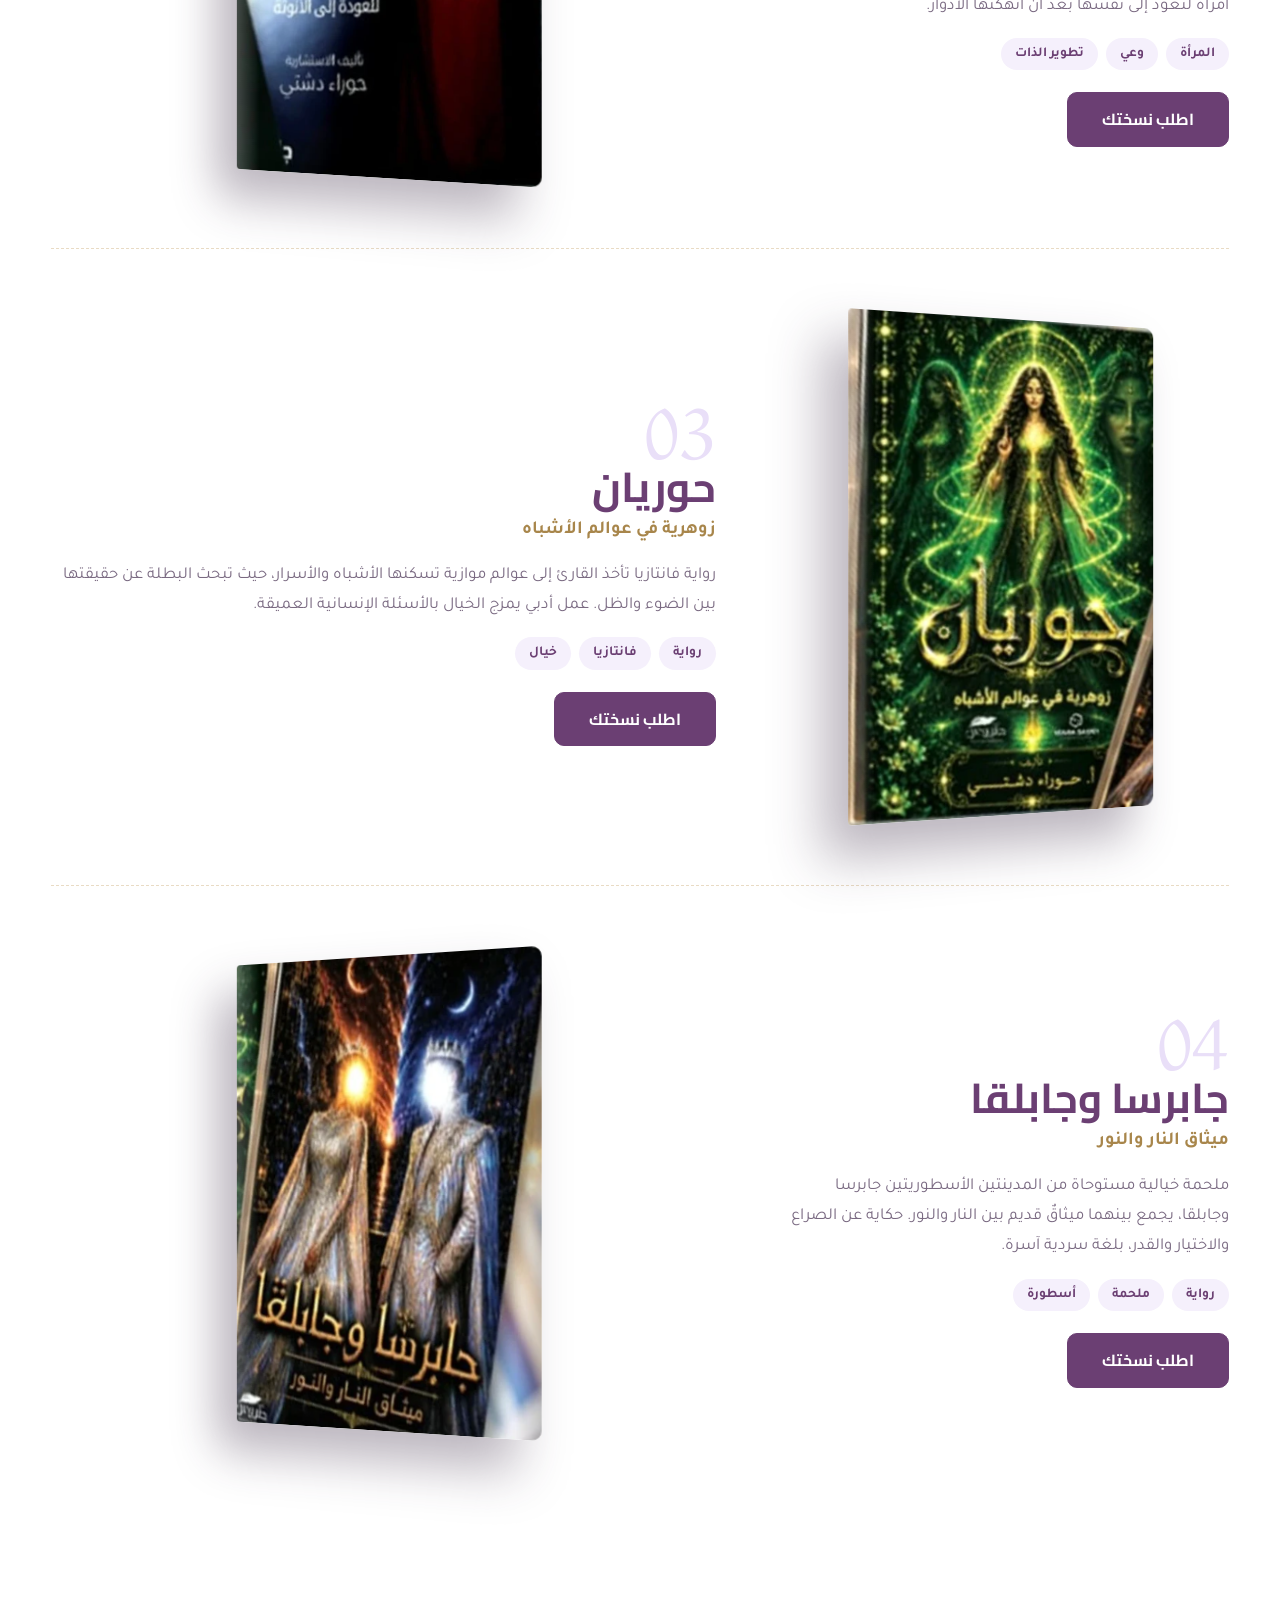
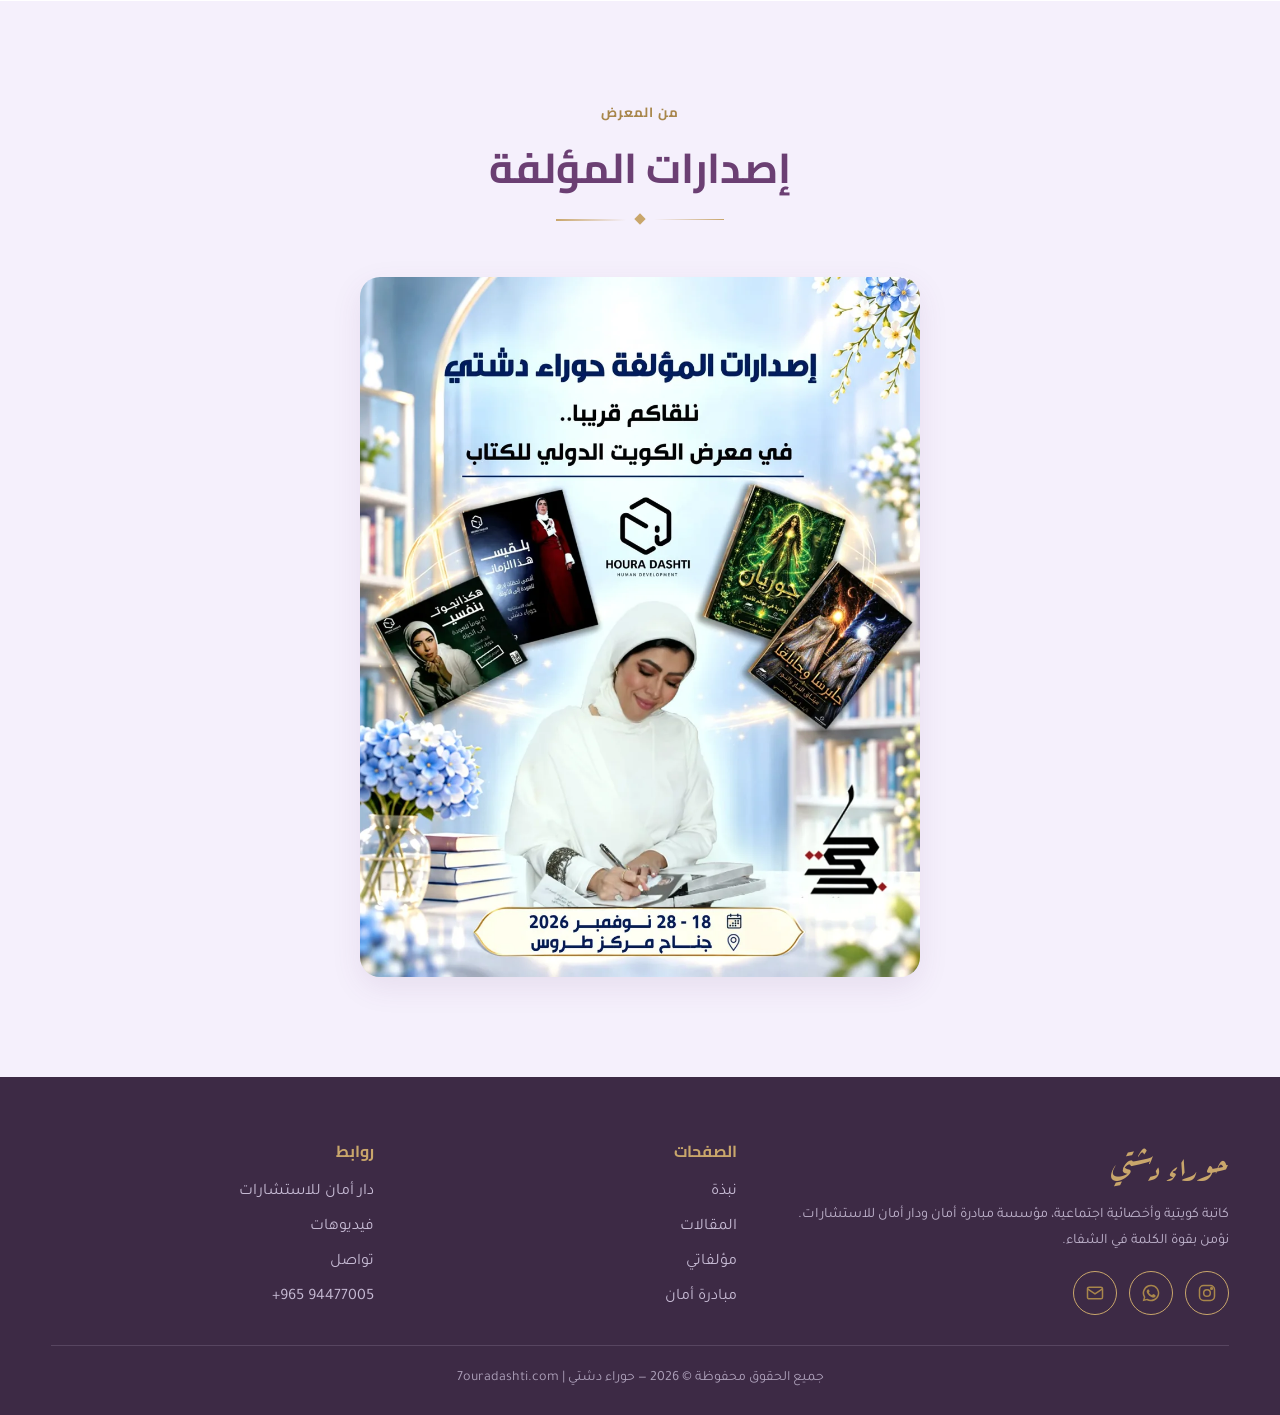
<file: books.html>
<!DOCTYPE html>
<html lang="ar" dir="rtl">
<head>
<meta charset="UTF-8">
<meta name="viewport" content="width=device-width, initial-scale=1.0">
<title>مؤلفات حوراء دشتي | هكذا نجوت بنفسي، بلقيس هذا الزمان، حوريان، جابرسا وجابلقا</title>
<meta name="description" content="إصدارات الكاتبة حوراء دشتي: هكذا نجوت بنفسي، بلقيس هذا الزمان، حوريان، جابرسا وجابلقا — متوفرة في معرض الكويت الدولي للكتاب 2026.">
<meta property="og:title" content="مؤلفات حوراء دشتي | هكذا نجوت بنفسي، بلقيس هذا الزمان، حوريان، جابرسا وجابلقا">
<meta property="og:description" content="إصدارات الكاتبة حوراء دشتي: هكذا نجوت بنفسي، بلقيس هذا الزمان، حوريان، جابرسا وجابلقا — متوفرة في معرض الكويت الدولي للكتاب 2026.">
<meta property="og:image" content="https://7ouradashti.com/images/houra-hero.webp">
<meta property="og:url" content="https://7ouradashti.com/books.html">
<link rel="canonical" href="https://7ouradashti.com/books.html">
<link rel="icon" href="/favicon.ico" sizes="any">
<link rel="icon" type="image/png" sizes="32x32" href="/favicon-32.png">
<link rel="apple-touch-icon" href="/apple-touch-icon.png">
<link rel="manifest" href="/site.webmanifest">
<meta name="theme-color" content="#6B3F73">
<meta property="og:type" content="website">
<meta property="og:locale" content="ar_KW">
<meta property="og:site_name" content="حوراء دشتي">
<meta name="twitter:card" content="summary_large_image">
<meta name="author" content="حوراء دشتي">
<link rel="preconnect" href="https://fonts.googleapis.com">
<link rel="preconnect" href="https://fonts.gstatic.com" crossorigin>
<link href="https://fonts.googleapis.com/css2?family=Aref+Ruqaa:wght@400;700&family=Cairo:wght@400;600;700;800&family=Tajawal:wght@300;400;500;700&display=swap" rel="stylesheet">
<link rel="stylesheet" href="assets/style.css">
<script type="application/ld+json">{"@context": "https://schema.org", "@graph": [{"@type": "WebSite", "@id": "https://7ouradashti.com/#website", "url": "https://7ouradashti.com/", "name": "حوراء دشتي", "alternateName": "Houra Dashti", "inLanguage": "ar", "publisher": {"@id": "https://7ouradashti.com/#person"}}, {"@type": "Person", "@id": "https://7ouradashti.com/#person", "name": "حوراء دشتي", "alternateName": ["Houra Dashti", "حوراء حسين حبيب حسين", "Houra Hussain Habib Hussain"], "url": "https://7ouradashti.com/", "image": "https://7ouradashti.com/images/houra-hero.webp", "description": "كاتبة كويتية وأخصائية اجتماعية، مدربة تنمية بشرية معتمدة، ومؤسسة مبادرة أمان ودار أمان للاستشارات.", "jobTitle": ["كاتبة", "أخصائية اجتماعية", "مدربة تنمية بشرية معتمدة"], "gender": "Female", "nationality": {"@type": "Country", "name": "Kuwait"}, "homeLocation": {"@type": "Place", "name": "الكويت"}, "alumniOf": {"@type": "CollegeOrUniversity", "name": "جامعة الكويت", "alternateName": "Kuwait University"}, "hasCredential": [{"@type": "EducationalOccupationalCredential", "credentialCategory": "degree", "name": "بكالوريوس خدمة اجتماعية"}], "worksFor": {"@type": "GovernmentOrganization", "name": "الهيئة العامة للمعلومات المدنية", "alternateName": "PACI"}, "founder": [{"@id": "https://7ouradashti.com/aman.html#org"}, {"@id": "https://7ouradashti.com/dar.html#org"}], "knowsAbout": ["الخدمة الاجتماعية", "الصحة النفسية", "التنمية البشرية", "Life Coaching", "EFT", "NLP", "علاج الصدمات", "الاستشارات الأسرية", "الكتابة"], "email": "mailto:houra.dashti@hotmail.com", "telephone": "+96594477005", "sameAs": ["https://www.instagram.com/7oura_dashti/"]}, {"@type": "WebPage", "@id": "https://7ouradashti.com/books.html#webpage", "url": "https://7ouradashti.com/books.html", "name": "مؤلفات حوراء دشتي | هكذا نجوت بنفسي، بلقيس هذا الزمان، حوريان، جابرسا وجابلقا", "description": "إصدارات الكاتبة حوراء دشتي: هكذا نجوت بنفسي، بلقيس هذا الزمان، حوريان، جابرسا وجابلقا — متوفرة في معرض الكويت الدولي للكتاب 2026.", "inLanguage": "ar", "isPartOf": {"@id": "https://7ouradashti.com/#website"}, "about": {"@id": "https://7ouradashti.com/#person"}}, {"@type": "BreadcrumbList", "itemListElement": [{"@type": "ListItem", "position": 1, "name": "الرئيسية", "item": "https://7ouradashti.com/"}, {"@type": "ListItem", "position": 2, "name": "مؤلفاتي", "item": "https://7ouradashti.com/books.html"}]}, {"@type": "Book", "@id": "https://7ouradashti.com/books.html#book1", "name": "هكذا نجوت بنفسي", "alternativeHeadline": "21 يوماً للعودة إلى الحياة", "author": {"@id": "https://7ouradashti.com/#person"}, "inLanguage": "ar", "genre": ["تنمية ذاتية", "تعافٍ", "برنامج عملي"], "description": "رحلة عملية مقسّمة على واحدٍ وعشرين يوماً، يرافق فيها الكتاب قارئه خطوة بخطوة للخروج من الألم واستعادة الذات. كل يوم يحمل فكرة وتمريناً يعيدان ترتيب الداخل، حتى تصبح النجاة قراراً يومياً لا صدفة.", "image": "https://7ouradashti.com/images/book1.webp", "url": "https://7ouradashti.com/books.html"}, {"@type": "Book", "@id": "https://7ouradashti.com/books.html#book2", "name": "بلقيس هذا الزمان", "alternativeHeadline": "أقصى لحظات إدراك للعودة إلى الأنوثة", "author": {"@id": "https://7ouradashti.com/#person"}, "inLanguage": "ar", "genre": ["المرأة", "وعي", "تطوير الذات"], "description": "كتاب يخاطب المرأة المعاصرة، ويستلهم من بلقيس رمز الحكمة والقوة، ليعيد تعريف الأنوثة بوصفها وعياً وثقةً واتزاناً. دعوة لكل امرأة لتعود إلى نفسها بعد أن أنهكتها الأدوار.", "image": "https://7ouradashti.com/images/book2.webp", "url": "https://7ouradashti.com/books.html"}, {"@type": "Book", "@id": "https://7ouradashti.com/books.html#book3", "name": "حوريان", "alternativeHeadline": "زوهرية في عوالم الأشباه", "author": {"@id": "https://7ouradashti.com/#person"}, "inLanguage": "ar", "genre": ["رواية", "فانتازيا", "خيال"], "description": "رواية فانتازيا تأخذ القارئ إلى عوالم موازية تسكنها الأشباه والأسرار، حيث تبحث البطلة عن حقيقتها بين الضوء والظل. عمل أدبي يمزج الخيال بالأسئلة الإنسانية العميقة.", "image": "https://7ouradashti.com/images/book3.webp", "url": "https://7ouradashti.com/books.html"}, {"@type": "Book", "@id": "https://7ouradashti.com/books.html#book4", "name": "جابرسا وجابلقا", "alternativeHeadline": "ميثاق النار والنور", "author": {"@id": "https://7ouradashti.com/#person"}, "inLanguage": "ar", "genre": ["رواية", "ملحمة", "أسطورة"], "description": "ملحمة خيالية مستوحاة من المدينتين الأسطوريتين جابرسا وجابلقا، يجمع بينهما ميثاقٌ قديم بين النار والنور. حكاية عن الصراع والاختيار والقدر، بلغة سردية آسرة.", "image": "https://7ouradashti.com/images/book4.webp", "url": "https://7ouradashti.com/books.html"}, {"@type": "Event", "name": "توقيع إصدارات حوراء دشتي – معرض الكويت الدولي للكتاب 2026", "startDate": "2026-11-18", "endDate": "2026-11-28", "eventStatus": "https://schema.org/EventScheduled", "eventAttendanceMode": "https://schema.org/OfflineEventAttendanceMode", "location": {"@type": "Place", "name": "معرض الكويت الدولي للكتاب – جناح مركز طروس", "address": {"@type": "PostalAddress", "addressCountry": "KW"}}, "performer": {"@id": "https://7ouradashti.com/#person"}, "organizer": {"@type": "Organization", "name": "مركز طروس"}, "image": "https://7ouradashti.com/images/books-poster.webp", "description": "إصدارات المؤلفة حوراء دشتي في معرض الكويت الدولي للكتاب."}]}</script>
</head>
<body>
<svg width="0" height="0" style="position:absolute"><defs><symbol id="sprig" viewBox="0 0 200 300"><g fill="none" stroke="#C9A66B" stroke-width="1.6" stroke-linecap="round"><path d="M100 295 C 95 220, 120 150, 160 10"/><path d="M108 240 C 70 230, 50 200, 45 170 C 75 180, 98 205, 108 240Z"/><path d="M115 195 C 150 190, 175 165, 182 135 C 150 140, 125 165, 115 195Z"/><path d="M125 150 C 92 140, 78 112, 78 85 C 105 98, 122 122, 125 150Z"/><path d="M138 105 C 165 98, 182 75, 186 52 C 160 58, 143 80, 138 105Z"/><path d="M148 65 C 128 55, 122 35, 124 18 C 140 28, 148 45, 148 65Z"/></g></symbol></defs></svg>
<header><div class="container nav">
<a href="index.html" class="logo" aria-label="حوراء دشتي"><svg viewBox="0 0 60 60"><circle cx="30" cy="30" r="27" fill="none" stroke="#C9A66B" stroke-width="1.5"/><circle cx="30" cy="30" r="23" fill="none" stroke="#C9A66B" stroke-width=".6"/><text x="30" y="40" text-anchor="middle" font-family="Aref Ruqaa" font-size="28" fill="#A8864B">ح</text></svg><span>حوراء دشتي</span></a>
<ul class="menu" id="menu"><li><a href="index.html">الرئيسية</a></li><li><a href="about.html">نبذة</a></li><li><a href="articles.html">المقالات</a></li><li><a href="books.html" class="active">مؤلفاتي</a></li><li><a href="aman.html">مبادرة أمان</a></li><li><a href="dar.html">دار أمان للاستشارات</a></li><li><a href="videos.html">فيديوهات</a></li><li><a href="contact.html">تواصل</a></li></ul>
<button class="burger" id="burger" aria-label="القائمة"><span></span><span></span><span></span></button>
</div></header>
<main>
<section class="page-hero">
<svg class="leaf" style="width:150px;bottom:30px;left:5%;transform:rotate(-15deg)"><use href="#sprig"/></svg>
<svg class="leaf" style="width:110px;top:100px;right:4%;transform:scaleX(-1) rotate(10deg)"><use href="#sprig"/></svg>
<div class="container"><div class="crumb"><a href="index.html">الرئيسية</a> ‹ مؤلفاتي</div><h1>مؤلفاتي</h1><svg class="flourish" viewBox="0 0 240 24" fill="none" stroke="#C9A66B" stroke-width="1.4"><path d="M10 12 H100 M140 12 H230"/><path d="M100 12 C108 4 114 4 120 12 C126 4 132 4 140 12 C132 20 126 20 120 12 C114 20 108 20 100 12Z" fill="#C9A66B"/><circle cx="10" cy="12" r="2" fill="#C9A66B"/><circle cx="230" cy="12" r="2" fill="#C9A66B"/></svg><p>أربع رحلات بين التعافي والأنوثة الواعية وعوالم الخيال.</p></div></section>
<section class="block" style="padding-top:40px"><div class="container">
<div class="fair reveal"><div><h3>معرض الكويت الدولي للكتاب 2026</h3><p>18 – 28 نوفمبر &nbsp;|&nbsp; جناح مركز طروس</p></div><a href="contact.html?type=طلب كتاب" class="btn">احجز نسختك</a></div>
<div class="showcase">
<div class="cover3d reveal"><div class="bk"><img src="images/book1.webp" alt="هكذا نجوت بنفسي" loading="lazy"></div></div>
<div class="reveal"><div class="bnum">01</div><h2>هكذا نجوت بنفسي</h2><div class="subt">21 يوماً للعودة إلى الحياة</div><p>رحلة عملية مقسّمة على واحدٍ وعشرين يوماً، يرافق فيها الكتاب قارئه خطوة بخطوة للخروج من الألم واستعادة الذات. كل يوم يحمل فكرة وتمريناً يعيدان ترتيب الداخل، حتى تصبح النجاة قراراً يومياً لا صدفة.</p><div class="genre"><span>تنمية ذاتية</span><span>تعافٍ</span><span>برنامج عملي</span></div><br><a href="contact.html?type=طلب كتاب" class="btn solid">اطلب نسختك</a></div></div><div class="showcase rev">
<div class="cover3d reveal"><div class="bk"><img src="images/book2.webp" alt="بلقيس هذا الزمان" loading="lazy"></div></div>
<div class="reveal"><div class="bnum">02</div><h2>بلقيس هذا الزمان</h2><div class="subt">أقصى لحظات إدراك للعودة إلى الأنوثة</div><p>كتاب يخاطب المرأة المعاصرة، ويستلهم من بلقيس رمز الحكمة والقوة، ليعيد تعريف الأنوثة بوصفها وعياً وثقةً واتزاناً. دعوة لكل امرأة لتعود إلى نفسها بعد أن أنهكتها الأدوار.</p><div class="genre"><span>المرأة</span><span>وعي</span><span>تطوير الذات</span></div><br><a href="contact.html?type=طلب كتاب" class="btn solid">اطلب نسختك</a></div></div><div class="showcase">
<div class="cover3d reveal"><div class="bk"><img src="images/book3.webp" alt="حوريان" loading="lazy"></div></div>
<div class="reveal"><div class="bnum">03</div><h2>حوريان</h2><div class="subt">زوهرية في عوالم الأشباه</div><p>رواية فانتازيا تأخذ القارئ إلى عوالم موازية تسكنها الأشباه والأسرار، حيث تبحث البطلة عن حقيقتها بين الضوء والظل. عمل أدبي يمزج الخيال بالأسئلة الإنسانية العميقة.</p><div class="genre"><span>رواية</span><span>فانتازيا</span><span>خيال</span></div><br><a href="contact.html?type=طلب كتاب" class="btn solid">اطلب نسختك</a></div></div><div class="showcase rev">
<div class="cover3d reveal"><div class="bk"><img src="images/book4.webp" alt="جابرسا وجابلقا" loading="lazy"></div></div>
<div class="reveal"><div class="bnum">04</div><h2>جابرسا وجابلقا</h2><div class="subt">ميثاق النار والنور</div><p>ملحمة خيالية مستوحاة من المدينتين الأسطوريتين جابرسا وجابلقا، يجمع بينهما ميثاقٌ قديم بين النار والنور. حكاية عن الصراع والاختيار والقدر، بلغة سردية آسرة.</p><div class="genre"><span>رواية</span><span>ملحمة</span><span>أسطورة</span></div><br><a href="contact.html?type=طلب كتاب" class="btn solid">اطلب نسختك</a></div></div>
</div></section>
<section class="block alt"><div class="container" style="text-align:center"><div class="title reveal"><small>من المعرض</small><h2>إصدارات المؤلفة</h2><div class="line"><i></i><b></b><i></i></div></div><img src="images/books-poster.webp" alt="إصدارات حوراء دشتي" loading="lazy" class="reveal" style="max-width:560px;margin:auto;border-radius:20px;box-shadow:var(--shadow)"></div></section>
</main>
<footer><div class="container">
<div class="fgrid">
<div><div class="fname">حوراء دشتي</div><p style="text-align:right">كاتبة كويتية وأخصائية اجتماعية، مؤسسة مبادرة أمان ودار أمان للاستشارات. نؤمن بقوة الكلمة في الشفاء.</p><div class="socials"><a href="https://www.instagram.com/7oura_dashti/" target="_blank" rel="noopener" aria-label="Instagram"><svg viewBox="0 0 24 24" fill="none" stroke="currentColor" stroke-width="1.8"><rect x="3" y="3" width="18" height="18" rx="5"/><circle cx="12" cy="12" r="4"/><circle cx="17.5" cy="6.5" r="1" fill="currentColor"/></svg></a><a href="https://wa.me/96594477005" target="_blank" rel="noopener" aria-label="WhatsApp"><svg viewBox="0 0 24 24" fill="currentColor"><path d="M12 2a10 10 0 0 0-8.6 15.1L2 22l5-1.3A10 10 0 1 0 12 2Zm0 18.2a8.2 8.2 0 0 1-4.2-1.2l-.3-.2-3 .8.8-2.9-.2-.3A8.2 8.2 0 1 1 12 20.2Zm4.5-6.1c-.2-.1-1.5-.7-1.7-.8s-.4-.1-.6.1-.7.8-.8 1-.3.2-.5.1a6.7 6.7 0 0 1-3.3-2.9c-.3-.4.2-.4.7-1.3.1-.2 0-.3 0-.4l-.8-1.8c-.2-.5-.4-.4-.6-.4h-.5a1 1 0 0 0-.7.3 3 3 0 0 0-.9 2.2 5.2 5.2 0 0 0 1.1 2.7 11.8 11.8 0 0 0 4.5 4c1.7.7 2.3.8 3.2.6a2.7 2.7 0 0 0 1.8-1.2 2.2 2.2 0 0 0 .1-1.3c0-.1-.2-.2-.5-.3Z"/></svg></a><a href="mailto:houra.dashti@hotmail.com" aria-label="Email"><svg viewBox="0 0 24 24" fill="none" stroke="currentColor" stroke-width="1.8"><rect x="3" y="5" width="18" height="14" rx="2"/><path d="m3 7 9 6 9-6"/></svg></a></div></div>
<div><h4>الصفحات</h4><ul><li><a href="about.html">نبذة</a></li><li><a href="articles.html">المقالات</a></li><li><a href="books.html">مؤلفاتي</a></li><li><a href="aman.html">مبادرة أمان</a></li></ul></div>
<div><h4>روابط</h4><ul><li><a href="dar.html">دار أمان للاستشارات</a></li><li><a href="videos.html">فيديوهات</a></li><li><a href="contact.html">تواصل</a></li><li><a href="tel:+96594477005" style="direction:ltr;display:inline-block">+965 94477005</a></li></ul></div>
</div>
<div class="copy">جميع الحقوق محفوظة © 2026 — حوراء دشتي | 7ouradashti.com</div>
</div></footer>
<a class="wa-float" href="https://wa.me/96594477005" target="_blank" rel="noopener" aria-label="واتساب"><svg viewBox="0 0 24 24" fill="currentColor"><path d="M12 2a10 10 0 0 0-8.6 15.1L2 22l5-1.3A10 10 0 1 0 12 2Zm0 18.2a8.2 8.2 0 0 1-4.2-1.2l-.3-.2-3 .8.8-2.9-.2-.3A8.2 8.2 0 1 1 12 20.2Zm4.5-6.1c-.2-.1-1.5-.7-1.7-.8s-.4-.1-.6.1-.7.8-.8 1-.3.2-.5.1a6.7 6.7 0 0 1-3.3-2.9c-.3-.4.2-.4.7-1.3.1-.2 0-.3 0-.4l-.8-1.8c-.2-.5-.4-.4-.6-.4h-.5a1 1 0 0 0-.7.3 3 3 0 0 0-.9 2.2 5.2 5.2 0 0 0 1.1 2.7 11.8 11.8 0 0 0 4.5 4c1.7.7 2.3.8 3.2.6a2.7 2.7 0 0 0 1.8-1.2 2.2 2.2 0 0 0 .1-1.3c0-.1-.2-.2-.5-.3Z"/></svg></a>
<button class="to-top" id="toTop" aria-label="للأعلى">↑</button>
<div class="modal" id="modal"><div class="box reader"><button class="close" aria-label="إغلاق">×</button><div class="content"></div></div></div>
<script src="assets/main.js"></script>
</body>
</html>
</file>
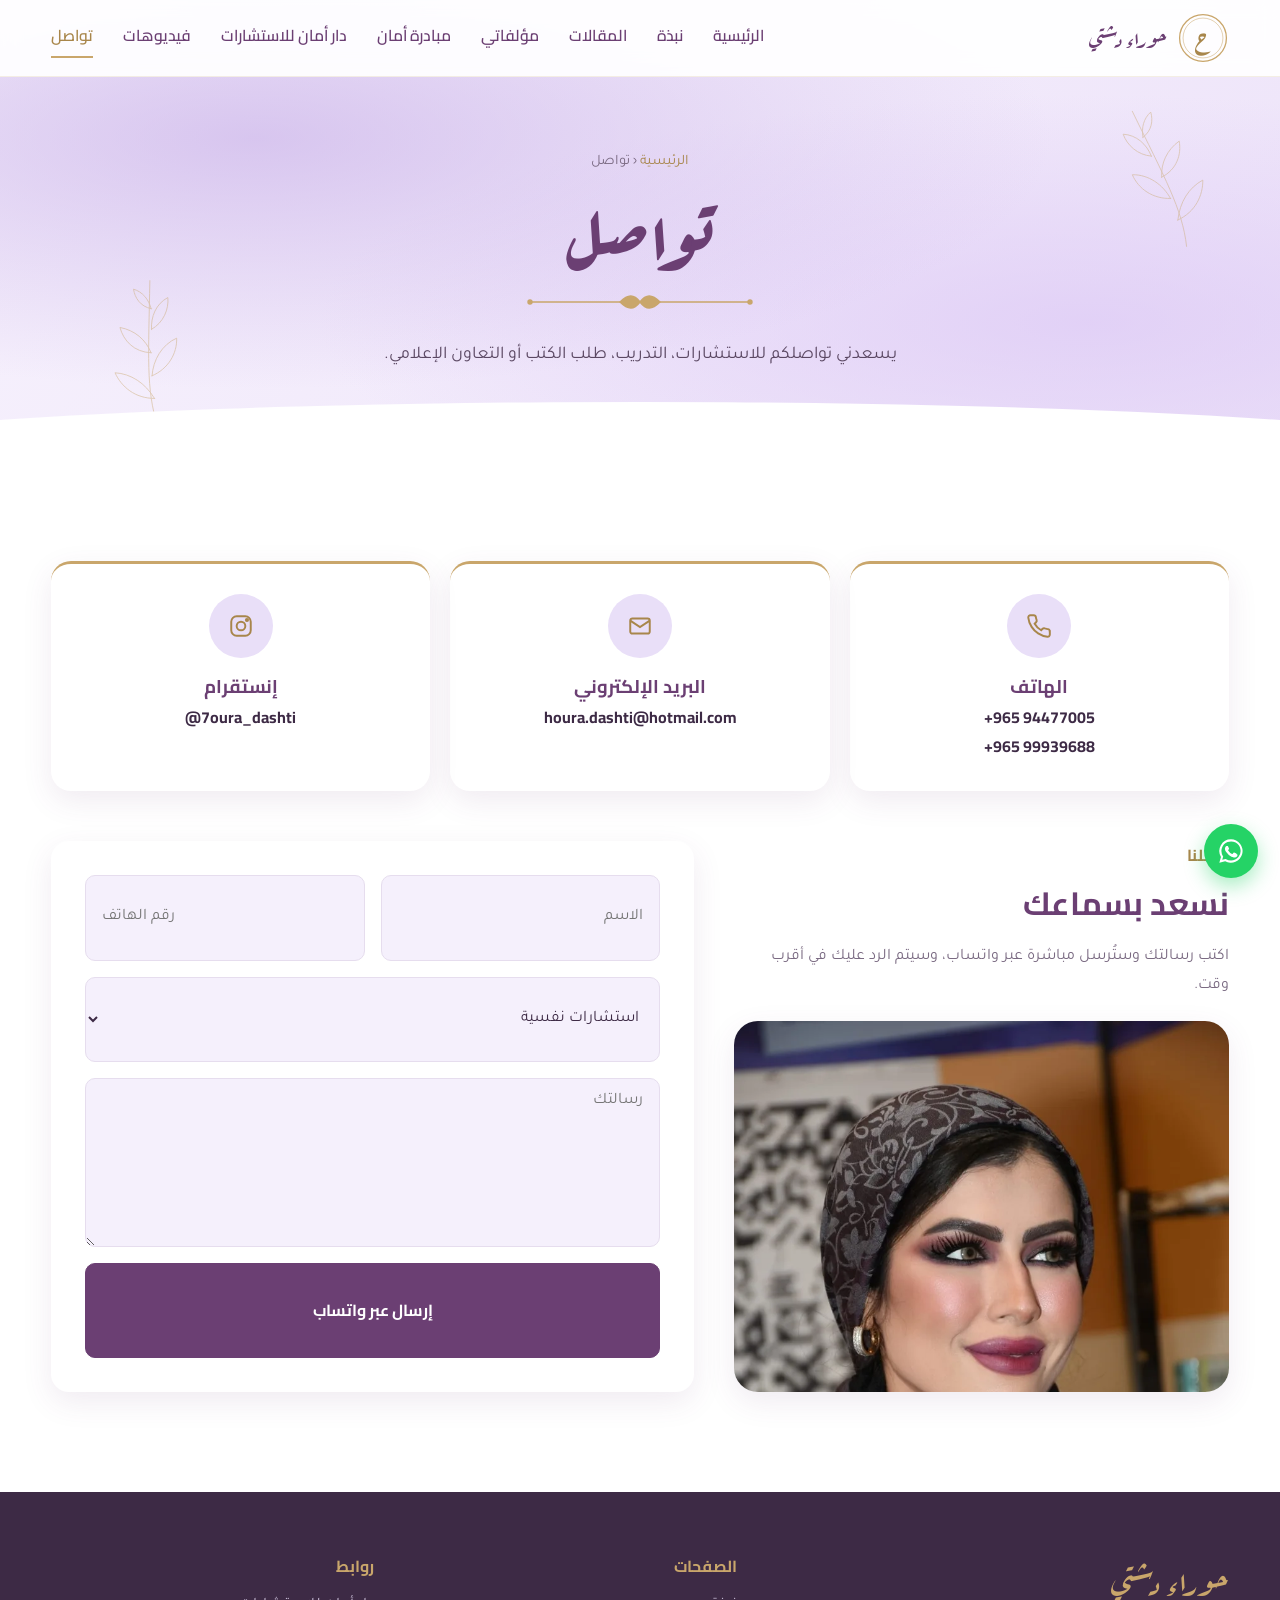
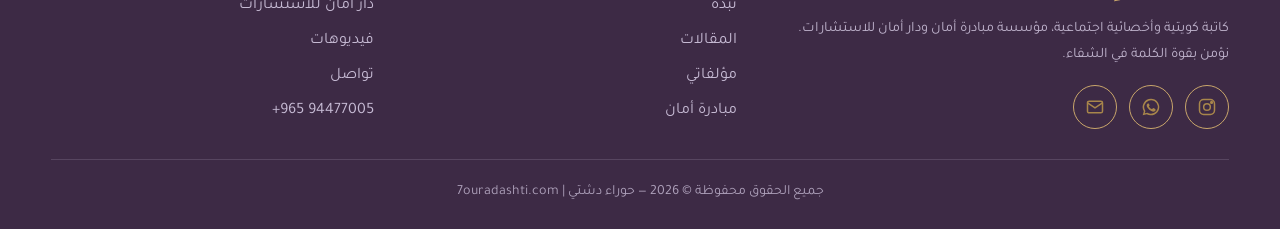
<file: contact.html>
<!DOCTYPE html>
<html lang="ar" dir="rtl">
<head>
<meta charset="UTF-8">
<meta name="viewport" content="width=device-width, initial-scale=1.0">
<title>تواصل مع حوراء دشتي</title>
<meta name="description" content="تواصل مع الكاتبة حوراء دشتي للاستشارات والتدريب وطلب الكتب والتعاون الإعلامي.">
<meta property="og:title" content="تواصل مع حوراء دشتي">
<meta property="og:description" content="تواصل مع الكاتبة حوراء دشتي للاستشارات والتدريب وطلب الكتب والتعاون الإعلامي.">
<meta property="og:image" content="https://7ouradashti.com/images/houra-hero.webp">
<meta property="og:url" content="https://7ouradashti.com/contact.html">
<link rel="canonical" href="https://7ouradashti.com/contact.html">
<link rel="icon" href="/favicon.ico" sizes="any">
<link rel="icon" type="image/png" sizes="32x32" href="/favicon-32.png">
<link rel="apple-touch-icon" href="/apple-touch-icon.png">
<link rel="manifest" href="/site.webmanifest">
<meta name="theme-color" content="#6B3F73">
<meta property="og:type" content="website">
<meta property="og:locale" content="ar_KW">
<meta property="og:site_name" content="حوراء دشتي">
<meta name="twitter:card" content="summary_large_image">
<meta name="author" content="حوراء دشتي">
<link rel="preconnect" href="https://fonts.googleapis.com">
<link rel="preconnect" href="https://fonts.gstatic.com" crossorigin>
<link href="https://fonts.googleapis.com/css2?family=Aref+Ruqaa:wght@400;700&family=Cairo:wght@400;600;700;800&family=Tajawal:wght@300;400;500;700&display=swap" rel="stylesheet">
<link rel="stylesheet" href="assets/style.css">
<script type="application/ld+json">{"@context": "https://schema.org", "@graph": [{"@type": "WebSite", "@id": "https://7ouradashti.com/#website", "url": "https://7ouradashti.com/", "name": "حوراء دشتي", "alternateName": "Houra Dashti", "inLanguage": "ar", "publisher": {"@id": "https://7ouradashti.com/#person"}}, {"@type": "Person", "@id": "https://7ouradashti.com/#person", "name": "حوراء دشتي", "alternateName": ["Houra Dashti", "حوراء حسين حبيب حسين", "Houra Hussain Habib Hussain"], "url": "https://7ouradashti.com/", "image": "https://7ouradashti.com/images/houra-hero.webp", "description": "كاتبة كويتية وأخصائية اجتماعية، مدربة تنمية بشرية معتمدة، ومؤسسة مبادرة أمان ودار أمان للاستشارات.", "jobTitle": ["كاتبة", "أخصائية اجتماعية", "مدربة تنمية بشرية معتمدة"], "gender": "Female", "nationality": {"@type": "Country", "name": "Kuwait"}, "homeLocation": {"@type": "Place", "name": "الكويت"}, "alumniOf": {"@type": "CollegeOrUniversity", "name": "جامعة الكويت", "alternateName": "Kuwait University"}, "hasCredential": [{"@type": "EducationalOccupationalCredential", "credentialCategory": "degree", "name": "بكالوريوس خدمة اجتماعية"}], "worksFor": {"@type": "GovernmentOrganization", "name": "الهيئة العامة للمعلومات المدنية", "alternateName": "PACI"}, "founder": [{"@id": "https://7ouradashti.com/aman.html#org"}, {"@id": "https://7ouradashti.com/dar.html#org"}], "knowsAbout": ["الخدمة الاجتماعية", "الصحة النفسية", "التنمية البشرية", "Life Coaching", "EFT", "NLP", "علاج الصدمات", "الاستشارات الأسرية", "الكتابة"], "email": "mailto:houra.dashti@hotmail.com", "telephone": "+96594477005", "sameAs": ["https://www.instagram.com/7oura_dashti/"]}, {"@type": "ContactPage", "@id": "https://7ouradashti.com/contact.html#webpage", "url": "https://7ouradashti.com/contact.html", "name": "تواصل مع حوراء دشتي", "description": "تواصل مع الكاتبة حوراء دشتي للاستشارات والتدريب وطلب الكتب والتعاون الإعلامي.", "inLanguage": "ar", "isPartOf": {"@id": "https://7ouradashti.com/#website"}, "about": {"@id": "https://7ouradashti.com/#person"}}, {"@type": "BreadcrumbList", "itemListElement": [{"@type": "ListItem", "position": 1, "name": "الرئيسية", "item": "https://7ouradashti.com/"}, {"@type": "ListItem", "position": 2, "name": "تواصل", "item": "https://7ouradashti.com/contact.html"}]}]}</script>
</head>
<body>
<svg width="0" height="0" style="position:absolute"><defs><symbol id="sprig" viewBox="0 0 200 300"><g fill="none" stroke="#C9A66B" stroke-width="1.6" stroke-linecap="round"><path d="M100 295 C 95 220, 120 150, 160 10"/><path d="M108 240 C 70 230, 50 200, 45 170 C 75 180, 98 205, 108 240Z"/><path d="M115 195 C 150 190, 175 165, 182 135 C 150 140, 125 165, 115 195Z"/><path d="M125 150 C 92 140, 78 112, 78 85 C 105 98, 122 122, 125 150Z"/><path d="M138 105 C 165 98, 182 75, 186 52 C 160 58, 143 80, 138 105Z"/><path d="M148 65 C 128 55, 122 35, 124 18 C 140 28, 148 45, 148 65Z"/></g></symbol></defs></svg>
<header><div class="container nav">
<a href="index.html" class="logo" aria-label="حوراء دشتي"><svg viewBox="0 0 60 60"><circle cx="30" cy="30" r="27" fill="none" stroke="#C9A66B" stroke-width="1.5"/><circle cx="30" cy="30" r="23" fill="none" stroke="#C9A66B" stroke-width=".6"/><text x="30" y="40" text-anchor="middle" font-family="Aref Ruqaa" font-size="28" fill="#A8864B">ح</text></svg><span>حوراء دشتي</span></a>
<ul class="menu" id="menu"><li><a href="index.html">الرئيسية</a></li><li><a href="about.html">نبذة</a></li><li><a href="articles.html">المقالات</a></li><li><a href="books.html">مؤلفاتي</a></li><li><a href="aman.html">مبادرة أمان</a></li><li><a href="dar.html">دار أمان للاستشارات</a></li><li><a href="videos.html">فيديوهات</a></li><li><a href="contact.html" class="active">تواصل</a></li></ul>
<button class="burger" id="burger" aria-label="القائمة"><span></span><span></span><span></span></button>
</div></header>
<main>
<section class="page-hero">
<svg class="leaf" style="width:150px;bottom:30px;left:5%;transform:rotate(-15deg)"><use href="#sprig"/></svg>
<svg class="leaf" style="width:110px;top:100px;right:4%;transform:scaleX(-1) rotate(10deg)"><use href="#sprig"/></svg>
<div class="container"><div class="crumb"><a href="index.html">الرئيسية</a> ‹ تواصل</div><h1>تواصل</h1><svg class="flourish" viewBox="0 0 240 24" fill="none" stroke="#C9A66B" stroke-width="1.4"><path d="M10 12 H100 M140 12 H230"/><path d="M100 12 C108 4 114 4 120 12 C126 4 132 4 140 12 C132 20 126 20 120 12 C114 20 108 20 100 12Z" fill="#C9A66B"/><circle cx="10" cy="12" r="2" fill="#C9A66B"/><circle cx="230" cy="12" r="2" fill="#C9A66B"/></svg><p>يسعدني تواصلكم للاستشارات، التدريب، طلب الكتب أو التعاون الإعلامي.</p></div></section>
<section class="block"><div class="container">
<div class="cbig">
<a href="tel:+96594477005" class="reveal"><div class="ic"><svg viewBox="0 0 24 24" fill="none" stroke="currentColor" stroke-width="1.8"><path d="M22 16.9v3a2 2 0 0 1-2.2 2 19.8 19.8 0 0 1-8.6-3.1 19.5 19.5 0 0 1-6-6A19.8 19.8 0 0 1 2.1 4.2 2 2 0 0 1 4.1 2h3a2 2 0 0 1 2 1.7c.1 1 .4 1.9.7 2.8a2 2 0 0 1-.5 2.1L8 9.9a16 16 0 0 0 6 6l1.3-1.3a2 2 0 0 1 2.1-.4c.9.3 1.8.6 2.8.7a2 2 0 0 1 1.7 2Z"/></svg></div><h3>الهاتف</h3><b>+965 94477005</b><b>+965 99939688</b></a>
<a href="mailto:houra.dashti@hotmail.com" class="reveal"><div class="ic"><svg viewBox="0 0 24 24" fill="none" stroke="currentColor" stroke-width="1.8"><rect x="3" y="5" width="18" height="14" rx="2"/><path d="m3 7 9 6 9-6"/></svg></div><h3>البريد الإلكتروني</h3><b>houra.dashti@hotmail.com</b></a>
<a href="https://www.instagram.com/7oura_dashti/" target="_blank" rel="noopener" class="reveal"><div class="ic"><svg viewBox="0 0 24 24" fill="none" stroke="currentColor" stroke-width="1.8"><rect x="3" y="3" width="18" height="18" rx="5"/><circle cx="12" cy="12" r="4"/><circle cx="17.5" cy="6.5" r="1" fill="currentColor"/></svg></div><h3>إنستقرام</h3><b>@7oura_dashti</b></a>
</div>
<div class="contact-grid">
<div class="reveal"><span class="eyebrow">راسلنا</span><h2 style="color:var(--plum);font-size:2rem">نسعد بسماعك</h2><p style="color:var(--muted);margin:10px 0 20px">اكتب رسالتك وستُرسل مباشرة عبر واتساب، وسيتم الرد عليك في أقرب وقت.</p><img src="images/houra-purple.webp" alt="" loading="lazy" style="border-radius:24px;box-shadow:var(--shadow);aspect-ratio:4/3;object-fit:cover;object-position:top;width:100%"></div>
<form id="cform" class="reveal">
<div class="row"><input id="fname" placeholder="الاسم" required><input id="fphone" placeholder="رقم الهاتف" type="tel"></div>
<select id="ftype"><option>استشارات نفسية</option><option>استشارات اجتماعية</option><option>تدريب وتطوير</option><option>جلسات العافية</option><option>طلب كتاب</option><option>تعاون إعلامي</option><option>أخرى</option></select>
<textarea id="fmsg" placeholder="رسالتك" required></textarea>
<button class="btn solid" type="submit">إرسال عبر واتساب</button>
</form></div></div></section>
</main>
<footer><div class="container">
<div class="fgrid">
<div><div class="fname">حوراء دشتي</div><p style="text-align:right">كاتبة كويتية وأخصائية اجتماعية، مؤسسة مبادرة أمان ودار أمان للاستشارات. نؤمن بقوة الكلمة في الشفاء.</p><div class="socials"><a href="https://www.instagram.com/7oura_dashti/" target="_blank" rel="noopener" aria-label="Instagram"><svg viewBox="0 0 24 24" fill="none" stroke="currentColor" stroke-width="1.8"><rect x="3" y="3" width="18" height="18" rx="5"/><circle cx="12" cy="12" r="4"/><circle cx="17.5" cy="6.5" r="1" fill="currentColor"/></svg></a><a href="https://wa.me/96594477005" target="_blank" rel="noopener" aria-label="WhatsApp"><svg viewBox="0 0 24 24" fill="currentColor"><path d="M12 2a10 10 0 0 0-8.6 15.1L2 22l5-1.3A10 10 0 1 0 12 2Zm0 18.2a8.2 8.2 0 0 1-4.2-1.2l-.3-.2-3 .8.8-2.9-.2-.3A8.2 8.2 0 1 1 12 20.2Zm4.5-6.1c-.2-.1-1.5-.7-1.7-.8s-.4-.1-.6.1-.7.8-.8 1-.3.2-.5.1a6.7 6.7 0 0 1-3.3-2.9c-.3-.4.2-.4.7-1.3.1-.2 0-.3 0-.4l-.8-1.8c-.2-.5-.4-.4-.6-.4h-.5a1 1 0 0 0-.7.3 3 3 0 0 0-.9 2.2 5.2 5.2 0 0 0 1.1 2.7 11.8 11.8 0 0 0 4.5 4c1.7.7 2.3.8 3.2.6a2.7 2.7 0 0 0 1.8-1.2 2.2 2.2 0 0 0 .1-1.3c0-.1-.2-.2-.5-.3Z"/></svg></a><a href="mailto:houra.dashti@hotmail.com" aria-label="Email"><svg viewBox="0 0 24 24" fill="none" stroke="currentColor" stroke-width="1.8"><rect x="3" y="5" width="18" height="14" rx="2"/><path d="m3 7 9 6 9-6"/></svg></a></div></div>
<div><h4>الصفحات</h4><ul><li><a href="about.html">نبذة</a></li><li><a href="articles.html">المقالات</a></li><li><a href="books.html">مؤلفاتي</a></li><li><a href="aman.html">مبادرة أمان</a></li></ul></div>
<div><h4>روابط</h4><ul><li><a href="dar.html">دار أمان للاستشارات</a></li><li><a href="videos.html">فيديوهات</a></li><li><a href="contact.html">تواصل</a></li><li><a href="tel:+96594477005" style="direction:ltr;display:inline-block">+965 94477005</a></li></ul></div>
</div>
<div class="copy">جميع الحقوق محفوظة © 2026 — حوراء دشتي | 7ouradashti.com</div>
</div></footer>
<a class="wa-float" href="https://wa.me/96594477005" target="_blank" rel="noopener" aria-label="واتساب"><svg viewBox="0 0 24 24" fill="currentColor"><path d="M12 2a10 10 0 0 0-8.6 15.1L2 22l5-1.3A10 10 0 1 0 12 2Zm0 18.2a8.2 8.2 0 0 1-4.2-1.2l-.3-.2-3 .8.8-2.9-.2-.3A8.2 8.2 0 1 1 12 20.2Zm4.5-6.1c-.2-.1-1.5-.7-1.7-.8s-.4-.1-.6.1-.7.8-.8 1-.3.2-.5.1a6.7 6.7 0 0 1-3.3-2.9c-.3-.4.2-.4.7-1.3.1-.2 0-.3 0-.4l-.8-1.8c-.2-.5-.4-.4-.6-.4h-.5a1 1 0 0 0-.7.3 3 3 0 0 0-.9 2.2 5.2 5.2 0 0 0 1.1 2.7 11.8 11.8 0 0 0 4.5 4c1.7.7 2.3.8 3.2.6a2.7 2.7 0 0 0 1.8-1.2 2.2 2.2 0 0 0 .1-1.3c0-.1-.2-.2-.5-.3Z"/></svg></a>
<button class="to-top" id="toTop" aria-label="للأعلى">↑</button>
<div class="modal" id="modal"><div class="box reader"><button class="close" aria-label="إغلاق">×</button><div class="content"></div></div></div>
<script src="assets/main.js"></script>
</body>
</html>
</file>
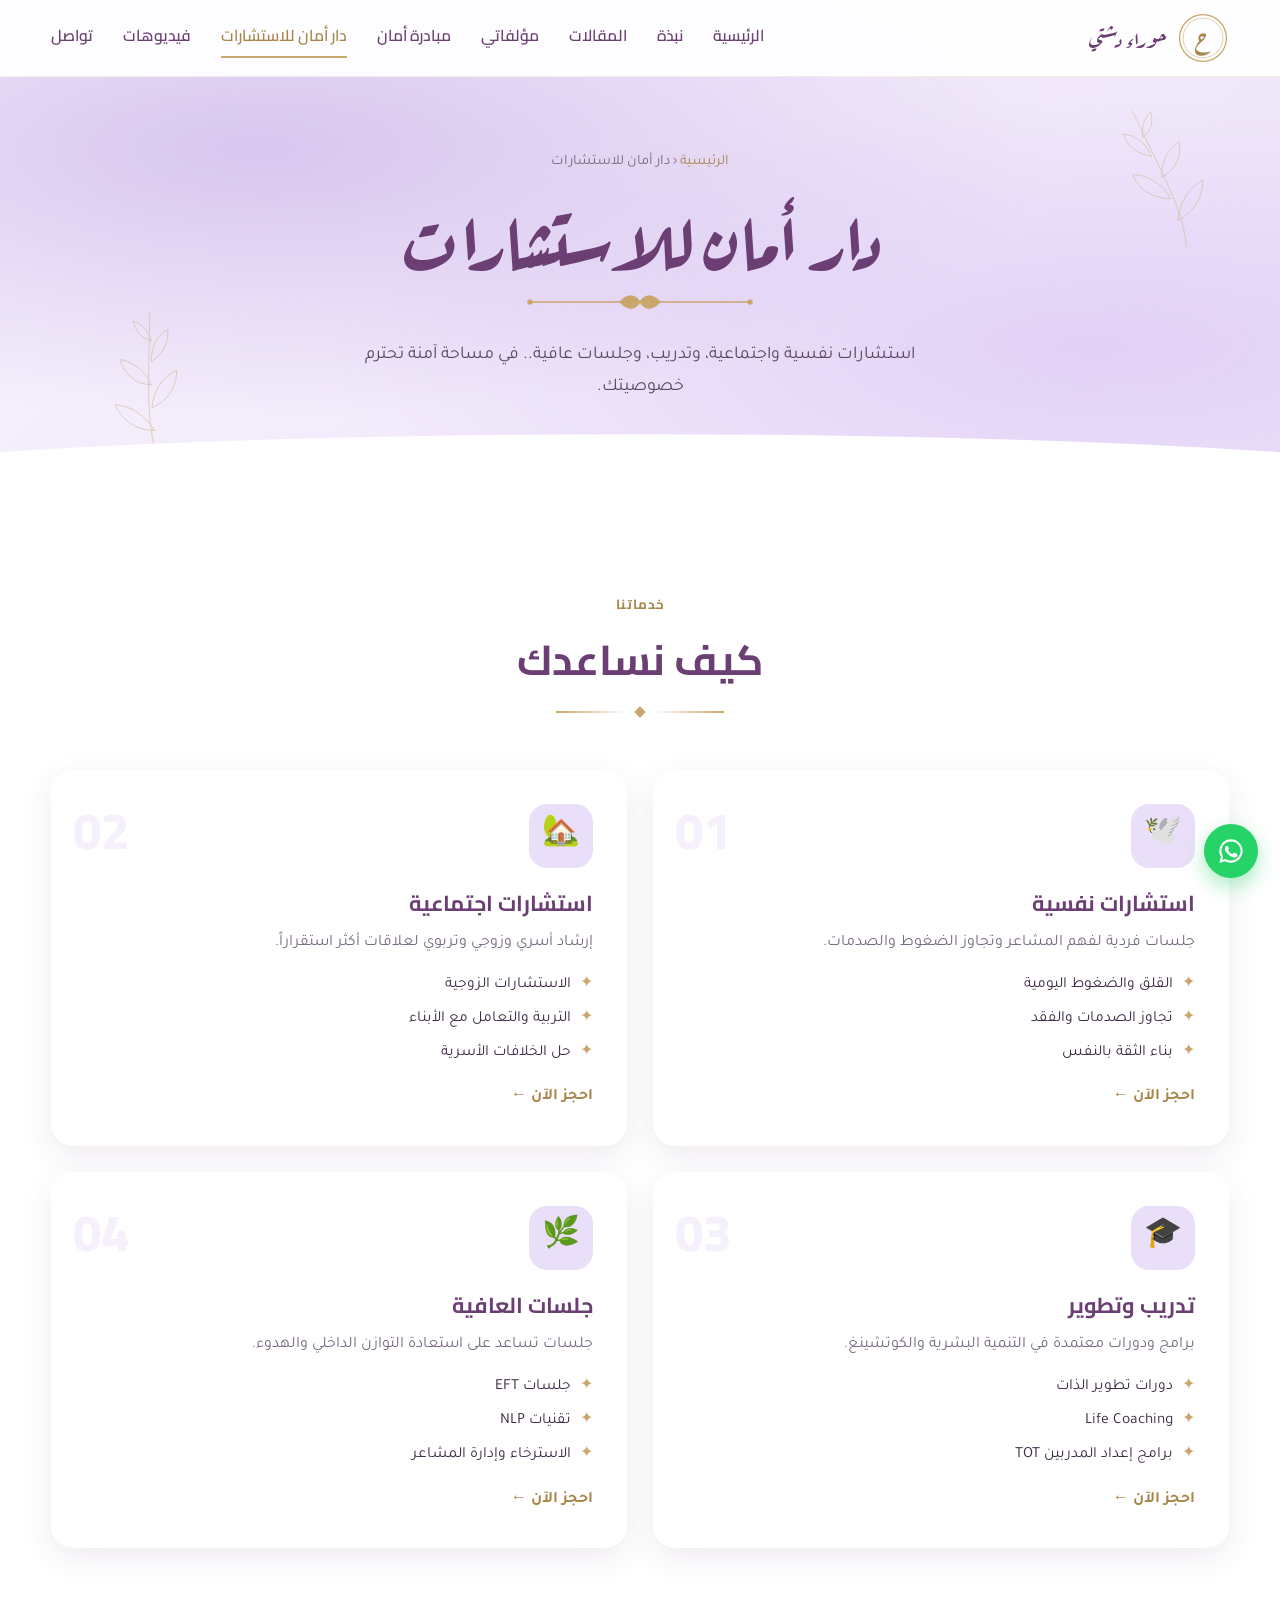
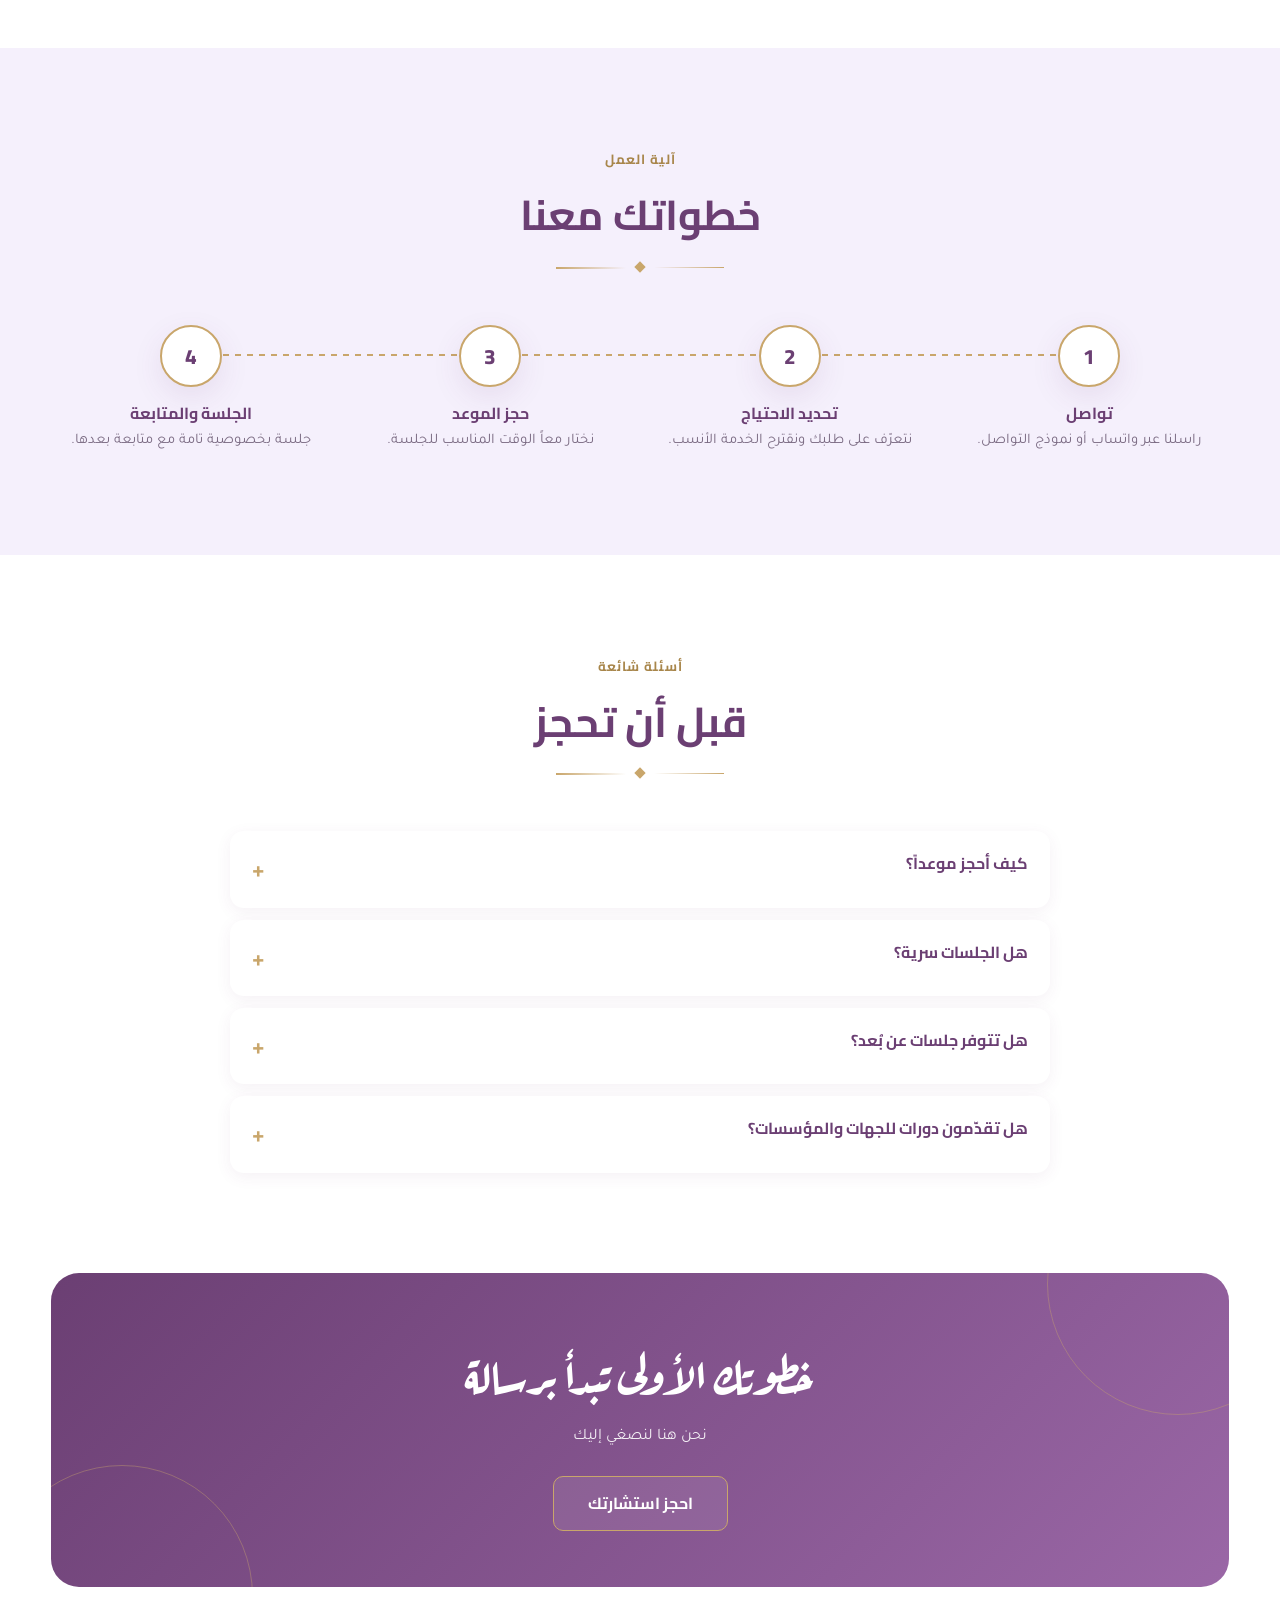
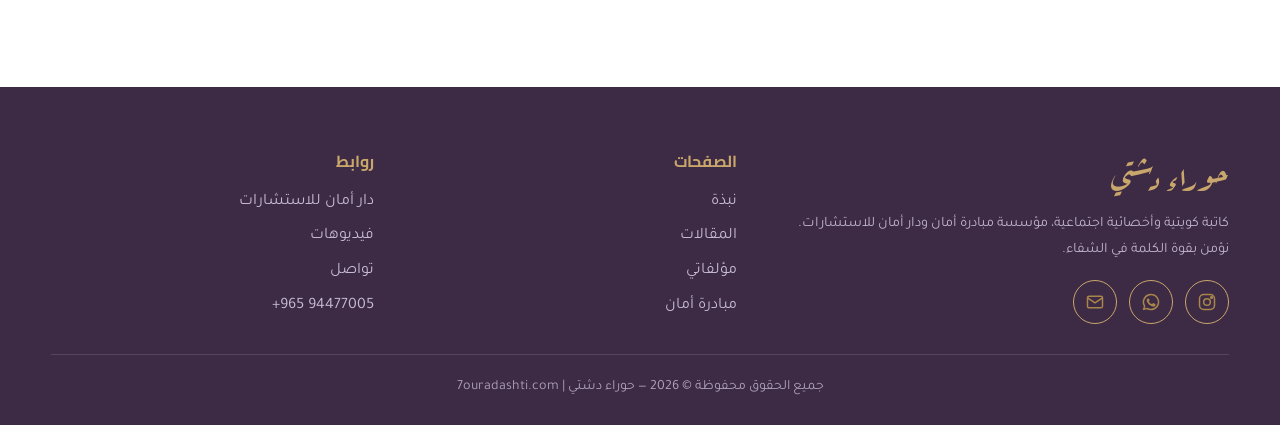
<file: dar.html>
<!DOCTYPE html>
<html lang="ar" dir="rtl">
<head>
<meta charset="UTF-8">
<meta name="viewport" content="width=device-width, initial-scale=1.0">
<title>دار أمان للاستشارات | حوراء دشتي</title>
<meta name="description" content="دار أمان للاستشارات: استشارات نفسية واجتماعية، تدريب وتطوير، وجلسات عافية مع الأخصائية حوراء دشتي.">
<meta property="og:title" content="دار أمان للاستشارات | حوراء دشتي">
<meta property="og:description" content="دار أمان للاستشارات: استشارات نفسية واجتماعية، تدريب وتطوير، وجلسات عافية مع الأخصائية حوراء دشتي.">
<meta property="og:image" content="https://7ouradashti.com/images/houra-hero.webp">
<meta property="og:url" content="https://7ouradashti.com/dar.html">
<link rel="canonical" href="https://7ouradashti.com/dar.html">
<link rel="icon" href="/favicon.ico" sizes="any">
<link rel="icon" type="image/png" sizes="32x32" href="/favicon-32.png">
<link rel="apple-touch-icon" href="/apple-touch-icon.png">
<link rel="manifest" href="/site.webmanifest">
<meta name="theme-color" content="#6B3F73">
<meta property="og:type" content="website">
<meta property="og:locale" content="ar_KW">
<meta property="og:site_name" content="حوراء دشتي">
<meta name="twitter:card" content="summary_large_image">
<meta name="author" content="حوراء دشتي">
<link rel="preconnect" href="https://fonts.googleapis.com">
<link rel="preconnect" href="https://fonts.gstatic.com" crossorigin>
<link href="https://fonts.googleapis.com/css2?family=Aref+Ruqaa:wght@400;700&family=Cairo:wght@400;600;700;800&family=Tajawal:wght@300;400;500;700&display=swap" rel="stylesheet">
<link rel="stylesheet" href="assets/style.css">
<script type="application/ld+json">{"@context": "https://schema.org", "@graph": [{"@type": "WebSite", "@id": "https://7ouradashti.com/#website", "url": "https://7ouradashti.com/", "name": "حوراء دشتي", "alternateName": "Houra Dashti", "inLanguage": "ar", "publisher": {"@id": "https://7ouradashti.com/#person"}}, {"@type": "Person", "@id": "https://7ouradashti.com/#person", "name": "حوراء دشتي", "alternateName": ["Houra Dashti", "حوراء حسين حبيب حسين", "Houra Hussain Habib Hussain"], "url": "https://7ouradashti.com/", "image": "https://7ouradashti.com/images/houra-hero.webp", "description": "كاتبة كويتية وأخصائية اجتماعية، مدربة تنمية بشرية معتمدة، ومؤسسة مبادرة أمان ودار أمان للاستشارات.", "jobTitle": ["كاتبة", "أخصائية اجتماعية", "مدربة تنمية بشرية معتمدة"], "gender": "Female", "nationality": {"@type": "Country", "name": "Kuwait"}, "homeLocation": {"@type": "Place", "name": "الكويت"}, "alumniOf": {"@type": "CollegeOrUniversity", "name": "جامعة الكويت", "alternateName": "Kuwait University"}, "hasCredential": [{"@type": "EducationalOccupationalCredential", "credentialCategory": "degree", "name": "بكالوريوس خدمة اجتماعية"}], "worksFor": {"@type": "GovernmentOrganization", "name": "الهيئة العامة للمعلومات المدنية", "alternateName": "PACI"}, "founder": [{"@id": "https://7ouradashti.com/aman.html#org"}, {"@id": "https://7ouradashti.com/dar.html#org"}], "knowsAbout": ["الخدمة الاجتماعية", "الصحة النفسية", "التنمية البشرية", "Life Coaching", "EFT", "NLP", "علاج الصدمات", "الاستشارات الأسرية", "الكتابة"], "email": "mailto:houra.dashti@hotmail.com", "telephone": "+96594477005", "sameAs": ["https://www.instagram.com/7oura_dashti/"]}, {"@type": "WebPage", "@id": "https://7ouradashti.com/dar.html#webpage", "url": "https://7ouradashti.com/dar.html", "name": "دار أمان للاستشارات | حوراء دشتي", "description": "دار أمان للاستشارات: استشارات نفسية واجتماعية، تدريب وتطوير، وجلسات عافية مع الأخصائية حوراء دشتي.", "inLanguage": "ar", "isPartOf": {"@id": "https://7ouradashti.com/#website"}, "about": {"@id": "https://7ouradashti.com/#person"}}, {"@type": "BreadcrumbList", "itemListElement": [{"@type": "ListItem", "position": 1, "name": "الرئيسية", "item": "https://7ouradashti.com/"}, {"@type": "ListItem", "position": 2, "name": "دار أمان للاستشارات", "item": "https://7ouradashti.com/dar.html"}]}, {"@type": "ProfessionalService", "@id": "https://7ouradashti.com/dar.html#org", "name": "دار أمان للاستشارات", "founder": {"@id": "https://7ouradashti.com/#person"}, "url": "https://7ouradashti.com/dar.html", "telephone": "+96594477005", "email": "houra.dashti@hotmail.com", "areaServed": "KW", "image": "https://7ouradashti.com/images/houra-hero.webp", "address": {"@type": "PostalAddress", "addressCountry": "KW"}, "hasOfferCatalog": {"@type": "OfferCatalog", "name": "خدمات دار أمان", "itemListElement": [{"@type": "Offer", "itemOffered": {"@type": "Service", "name": "استشارات نفسية", "description": "جلسات فردية لفهم المشاعر وتجاوز الضغوط والصدمات."}}, {"@type": "Offer", "itemOffered": {"@type": "Service", "name": "استشارات اجتماعية", "description": "إرشاد أسري وزوجي وتربوي لعلاقات أكثر استقراراً."}}, {"@type": "Offer", "itemOffered": {"@type": "Service", "name": "تدريب وتطوير", "description": "برامج ودورات معتمدة في التنمية البشرية والكوتشينغ."}}, {"@type": "Offer", "itemOffered": {"@type": "Service", "name": "جلسات العافية", "description": "جلسات تساعد على استعادة التوازن الداخلي والهدوء."}}]}}, {"@type": "FAQPage", "mainEntity": [{"@type": "Question", "name": "كيف أحجز موعداً؟", "acceptedAnswer": {"@type": "Answer", "text": "عبر واتساب على الرقم 94477005 أو من صفحة التواصل، وسيتم الرد عليك لتأكيد الموعد."}}, {"@type": "Question", "name": "هل الجلسات سرية؟", "acceptedAnswer": {"@type": "Answer", "text": "نعم، الخصوصية أساس عملنا وكل ما يُقال في الجلسة يبقى بيننا."}}, {"@type": "Question", "name": "هل تتوفر جلسات عن بُعد؟", "acceptedAnswer": {"@type": "Answer", "text": "تواصل معنا لمعرفة الخيارات المتاحة حسب نوع الجلسة."}}, {"@type": "Question", "name": "هل تقدّمون دورات للجهات والمؤسسات؟", "acceptedAnswer": {"@type": "Answer", "text": "نعم، يمكن تصميم برامج تدريبية وورش عمل خاصة للجهات. اختر «تدريب وتطوير» في نموذج التواصل."}}]}]}</script>
</head>
<body>
<svg width="0" height="0" style="position:absolute"><defs><symbol id="sprig" viewBox="0 0 200 300"><g fill="none" stroke="#C9A66B" stroke-width="1.6" stroke-linecap="round"><path d="M100 295 C 95 220, 120 150, 160 10"/><path d="M108 240 C 70 230, 50 200, 45 170 C 75 180, 98 205, 108 240Z"/><path d="M115 195 C 150 190, 175 165, 182 135 C 150 140, 125 165, 115 195Z"/><path d="M125 150 C 92 140, 78 112, 78 85 C 105 98, 122 122, 125 150Z"/><path d="M138 105 C 165 98, 182 75, 186 52 C 160 58, 143 80, 138 105Z"/><path d="M148 65 C 128 55, 122 35, 124 18 C 140 28, 148 45, 148 65Z"/></g></symbol></defs></svg>
<header><div class="container nav">
<a href="index.html" class="logo" aria-label="حوراء دشتي"><svg viewBox="0 0 60 60"><circle cx="30" cy="30" r="27" fill="none" stroke="#C9A66B" stroke-width="1.5"/><circle cx="30" cy="30" r="23" fill="none" stroke="#C9A66B" stroke-width=".6"/><text x="30" y="40" text-anchor="middle" font-family="Aref Ruqaa" font-size="28" fill="#A8864B">ح</text></svg><span>حوراء دشتي</span></a>
<ul class="menu" id="menu"><li><a href="index.html">الرئيسية</a></li><li><a href="about.html">نبذة</a></li><li><a href="articles.html">المقالات</a></li><li><a href="books.html">مؤلفاتي</a></li><li><a href="aman.html">مبادرة أمان</a></li><li><a href="dar.html" class="active">دار أمان للاستشارات</a></li><li><a href="videos.html">فيديوهات</a></li><li><a href="contact.html">تواصل</a></li></ul>
<button class="burger" id="burger" aria-label="القائمة"><span></span><span></span><span></span></button>
</div></header>
<main>
<section class="page-hero">
<svg class="leaf" style="width:150px;bottom:30px;left:5%;transform:rotate(-15deg)"><use href="#sprig"/></svg>
<svg class="leaf" style="width:110px;top:100px;right:4%;transform:scaleX(-1) rotate(10deg)"><use href="#sprig"/></svg>
<div class="container"><div class="crumb"><a href="index.html">الرئيسية</a> ‹ دار أمان للاستشارات</div><h1>دار أمان للاستشارات</h1><svg class="flourish" viewBox="0 0 240 24" fill="none" stroke="#C9A66B" stroke-width="1.4"><path d="M10 12 H100 M140 12 H230"/><path d="M100 12 C108 4 114 4 120 12 C126 4 132 4 140 12 C132 20 126 20 120 12 C114 20 108 20 100 12Z" fill="#C9A66B"/><circle cx="10" cy="12" r="2" fill="#C9A66B"/><circle cx="230" cy="12" r="2" fill="#C9A66B"/></svg><p>استشارات نفسية واجتماعية، وتدريب، وجلسات عافية.. في مساحة آمنة تحترم خصوصيتك.</p></div></section>
<section class="block"><div class="container"><div class="title reveal"><small>خدماتنا</small><h2>كيف نساعدك</h2><div class="line"><i></i><b></b><i></i></div></div><div class="svc"><div class="svc-card reveal"><span class="n">01</span><div class="ic">🕊️</div><h3>استشارات نفسية</h3><p>جلسات فردية لفهم المشاعر وتجاوز الضغوط والصدمات.</p><ul><li>القلق والضغوط اليومية</li><li>تجاوز الصدمات والفقد</li><li>بناء الثقة بالنفس</li></ul><a href="contact.html?type=استشارات نفسية" class="more" style="display:inline-block;margin-top:16px;font-weight:700;color:var(--gold-d)">احجز الآن ←</a></div><div class="svc-card reveal"><span class="n">02</span><div class="ic">🏡</div><h3>استشارات اجتماعية</h3><p>إرشاد أسري وزوجي وتربوي لعلاقات أكثر استقراراً.</p><ul><li>الاستشارات الزوجية</li><li>التربية والتعامل مع الأبناء</li><li>حل الخلافات الأسرية</li></ul><a href="contact.html?type=استشارات اجتماعية" class="more" style="display:inline-block;margin-top:16px;font-weight:700;color:var(--gold-d)">احجز الآن ←</a></div><div class="svc-card reveal"><span class="n">03</span><div class="ic">🎓</div><h3>تدريب وتطوير</h3><p>برامج ودورات معتمدة في التنمية البشرية والكوتشينغ.</p><ul><li>دورات تطوير الذات</li><li>Life Coaching</li><li>برامج إعداد المدربين TOT</li></ul><a href="contact.html?type=تدريب وتطوير" class="more" style="display:inline-block;margin-top:16px;font-weight:700;color:var(--gold-d)">احجز الآن ←</a></div><div class="svc-card reveal"><span class="n">04</span><div class="ic">🌿</div><h3>جلسات العافية</h3><p>جلسات تساعد على استعادة التوازن الداخلي والهدوء.</p><ul><li>جلسات EFT</li><li>تقنيات NLP</li><li>الاسترخاء وإدارة المشاعر</li></ul><a href="contact.html?type=جلسات العافية" class="more" style="display:inline-block;margin-top:16px;font-weight:700;color:var(--gold-d)">احجز الآن ←</a></div></div></div></section>
<section class="block alt"><div class="container"><div class="title reveal"><small>آلية العمل</small><h2>خطواتك معنا</h2><div class="line"><i></i><b></b><i></i></div></div>
<div class="steps">
<div class="step reveal"><h4>تواصل</h4><p>راسلنا عبر واتساب أو نموذج التواصل.</p></div>
<div class="step reveal"><h4>تحديد الاحتياج</h4><p>نتعرّف على طلبك ونقترح الخدمة الأنسب.</p></div>
<div class="step reveal"><h4>حجز الموعد</h4><p>نختار معاً الوقت المناسب للجلسة.</p></div>
<div class="step reveal"><h4>الجلسة والمتابعة</h4><p>جلسة بخصوصية تامة مع متابعة بعدها.</p></div>
</div></div></section>
<section class="block"><div class="container"><div class="title reveal"><small>أسئلة شائعة</small><h2>قبل أن تحجز</h2><div class="line"><i></i><b></b><i></i></div></div>
<div class="faq">
<details class="reveal"><summary>كيف أحجز موعداً؟</summary><p>عبر واتساب على الرقم 94477005 أو من صفحة التواصل، وسيتم الرد عليك لتأكيد الموعد.</p></details>
<details class="reveal"><summary>هل الجلسات سرية؟</summary><p>نعم، الخصوصية أساس عملنا وكل ما يُقال في الجلسة يبقى بيننا.</p></details>
<details class="reveal"><summary>هل تتوفر جلسات عن بُعد؟</summary><p>تواصل معنا لمعرفة الخيارات المتاحة حسب نوع الجلسة.</p></details>
<details class="reveal"><summary>هل تقدّمون دورات للجهات والمؤسسات؟</summary><p>نعم، يمكن تصميم برامج تدريبية وورش عمل خاصة للجهات. اختر «تدريب وتطوير» في نموذج التواصل.</p></details>
</div></div></section>
<section class="block" style="padding-top:0"><div class="container"><div class="band reveal"><h2>خطوتك الأولى تبدأ برسالة</h2><p>نحن هنا لنصغي إليك</p><a href="contact.html" class="btn">احجز استشارتك</a></div></div></section>
</main>
<footer><div class="container">
<div class="fgrid">
<div><div class="fname">حوراء دشتي</div><p style="text-align:right">كاتبة كويتية وأخصائية اجتماعية، مؤسسة مبادرة أمان ودار أمان للاستشارات. نؤمن بقوة الكلمة في الشفاء.</p><div class="socials"><a href="https://www.instagram.com/7oura_dashti/" target="_blank" rel="noopener" aria-label="Instagram"><svg viewBox="0 0 24 24" fill="none" stroke="currentColor" stroke-width="1.8"><rect x="3" y="3" width="18" height="18" rx="5"/><circle cx="12" cy="12" r="4"/><circle cx="17.5" cy="6.5" r="1" fill="currentColor"/></svg></a><a href="https://wa.me/96594477005" target="_blank" rel="noopener" aria-label="WhatsApp"><svg viewBox="0 0 24 24" fill="currentColor"><path d="M12 2a10 10 0 0 0-8.6 15.1L2 22l5-1.3A10 10 0 1 0 12 2Zm0 18.2a8.2 8.2 0 0 1-4.2-1.2l-.3-.2-3 .8.8-2.9-.2-.3A8.2 8.2 0 1 1 12 20.2Zm4.5-6.1c-.2-.1-1.5-.7-1.7-.8s-.4-.1-.6.1-.7.8-.8 1-.3.2-.5.1a6.7 6.7 0 0 1-3.3-2.9c-.3-.4.2-.4.7-1.3.1-.2 0-.3 0-.4l-.8-1.8c-.2-.5-.4-.4-.6-.4h-.5a1 1 0 0 0-.7.3 3 3 0 0 0-.9 2.2 5.2 5.2 0 0 0 1.1 2.7 11.8 11.8 0 0 0 4.5 4c1.7.7 2.3.8 3.2.6a2.7 2.7 0 0 0 1.8-1.2 2.2 2.2 0 0 0 .1-1.3c0-.1-.2-.2-.5-.3Z"/></svg></a><a href="mailto:houra.dashti@hotmail.com" aria-label="Email"><svg viewBox="0 0 24 24" fill="none" stroke="currentColor" stroke-width="1.8"><rect x="3" y="5" width="18" height="14" rx="2"/><path d="m3 7 9 6 9-6"/></svg></a></div></div>
<div><h4>الصفحات</h4><ul><li><a href="about.html">نبذة</a></li><li><a href="articles.html">المقالات</a></li><li><a href="books.html">مؤلفاتي</a></li><li><a href="aman.html">مبادرة أمان</a></li></ul></div>
<div><h4>روابط</h4><ul><li><a href="dar.html">دار أمان للاستشارات</a></li><li><a href="videos.html">فيديوهات</a></li><li><a href="contact.html">تواصل</a></li><li><a href="tel:+96594477005" style="direction:ltr;display:inline-block">+965 94477005</a></li></ul></div>
</div>
<div class="copy">جميع الحقوق محفوظة © 2026 — حوراء دشتي | 7ouradashti.com</div>
</div></footer>
<a class="wa-float" href="https://wa.me/96594477005" target="_blank" rel="noopener" aria-label="واتساب"><svg viewBox="0 0 24 24" fill="currentColor"><path d="M12 2a10 10 0 0 0-8.6 15.1L2 22l5-1.3A10 10 0 1 0 12 2Zm0 18.2a8.2 8.2 0 0 1-4.2-1.2l-.3-.2-3 .8.8-2.9-.2-.3A8.2 8.2 0 1 1 12 20.2Zm4.5-6.1c-.2-.1-1.5-.7-1.7-.8s-.4-.1-.6.1-.7.8-.8 1-.3.2-.5.1a6.7 6.7 0 0 1-3.3-2.9c-.3-.4.2-.4.7-1.3.1-.2 0-.3 0-.4l-.8-1.8c-.2-.5-.4-.4-.6-.4h-.5a1 1 0 0 0-.7.3 3 3 0 0 0-.9 2.2 5.2 5.2 0 0 0 1.1 2.7 11.8 11.8 0 0 0 4.5 4c1.7.7 2.3.8 3.2.6a2.7 2.7 0 0 0 1.8-1.2 2.2 2.2 0 0 0 .1-1.3c0-.1-.2-.2-.5-.3Z"/></svg></a>
<button class="to-top" id="toTop" aria-label="للأعلى">↑</button>
<div class="modal" id="modal"><div class="box reader"><button class="close" aria-label="إغلاق">×</button><div class="content"></div></div></div>
<script src="assets/main.js"></script>
</body>
</html>
</file>
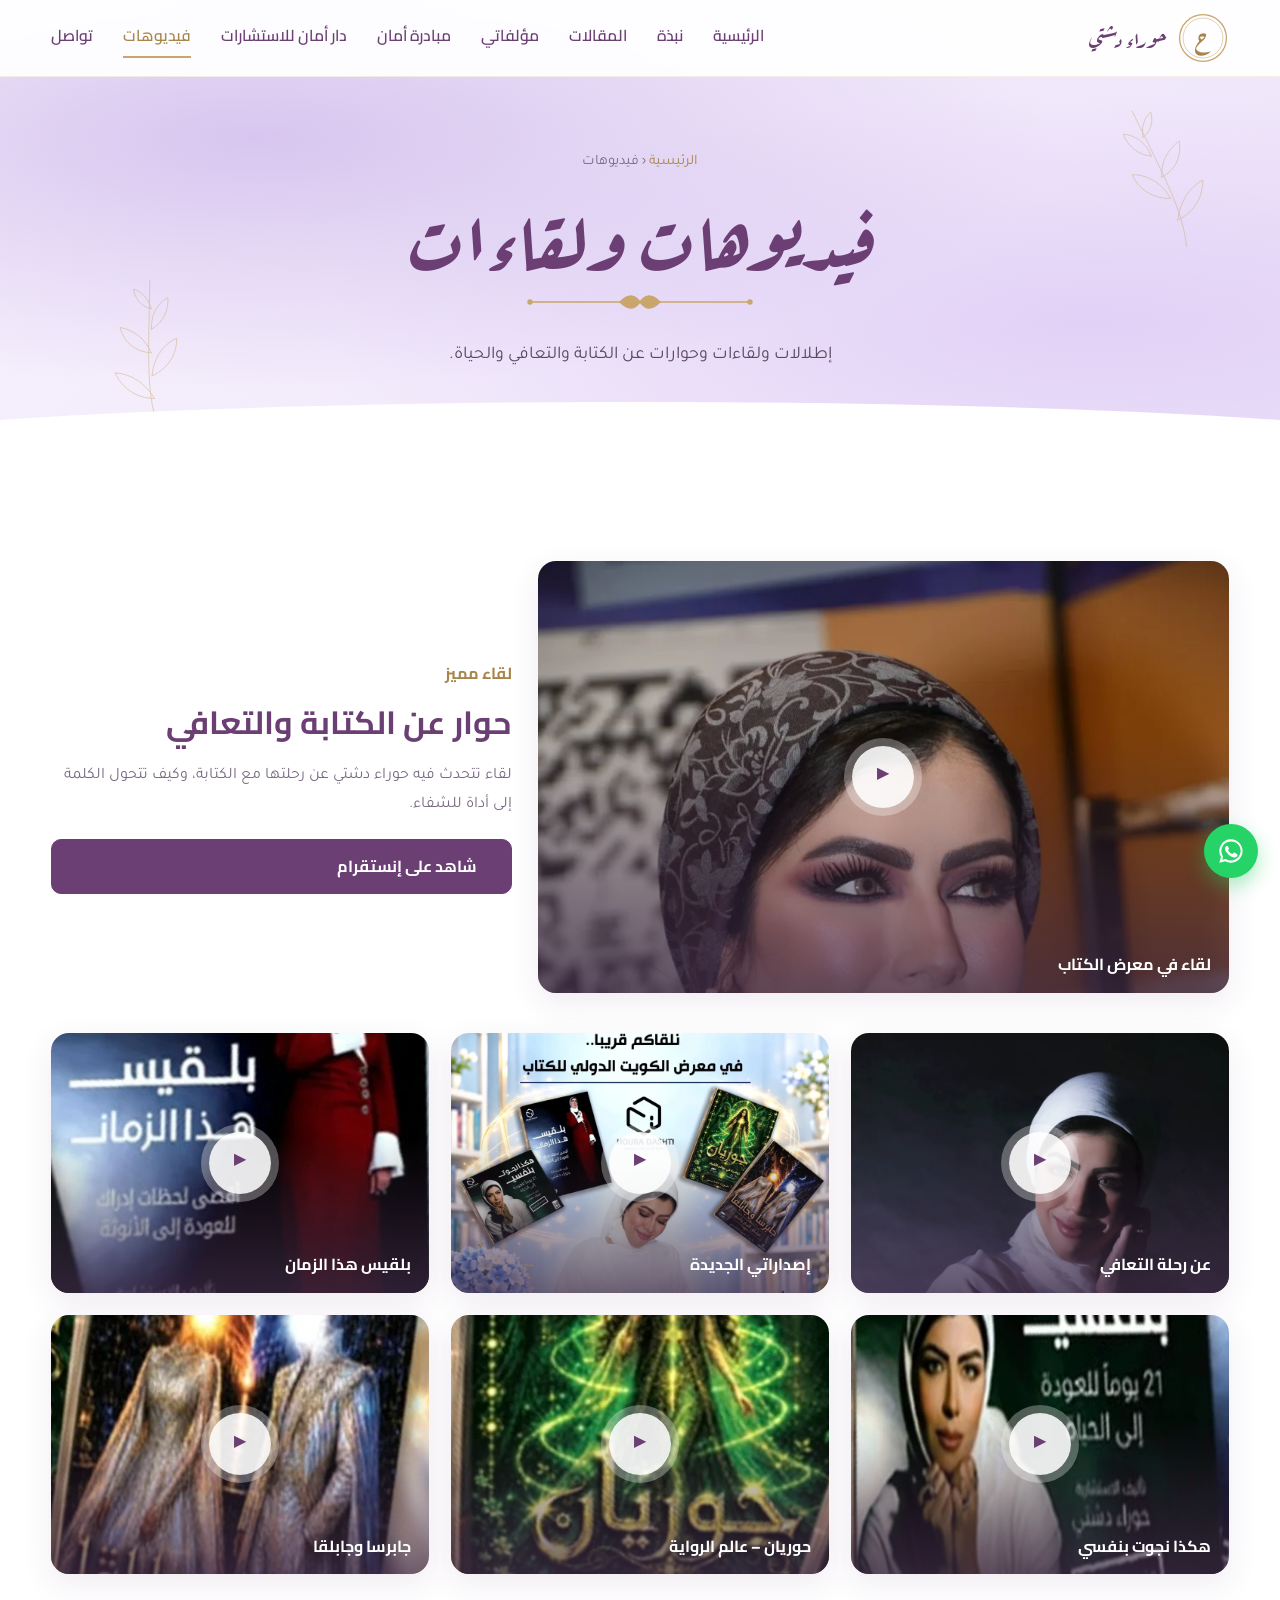
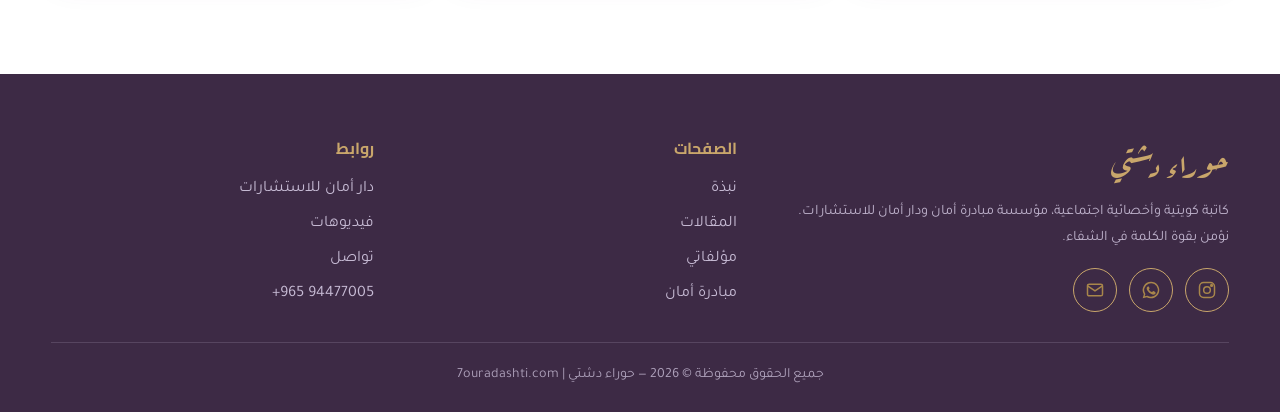
<file: videos.html>
<!DOCTYPE html>
<html lang="ar" dir="rtl">
<head>
<meta charset="UTF-8">
<meta name="viewport" content="width=device-width, initial-scale=1.0">
<title>فيديوهات ولقاءات حوراء دشتي</title>
<meta name="description" content="لقاءات وفيديوهات الكاتبة حوراء دشتي عن التعافي والصحة النفسية وإصداراتها.">
<meta property="og:title" content="فيديوهات ولقاءات حوراء دشتي">
<meta property="og:description" content="لقاءات وفيديوهات الكاتبة حوراء دشتي عن التعافي والصحة النفسية وإصداراتها.">
<meta property="og:image" content="https://7ouradashti.com/images/houra-hero.webp">
<meta property="og:url" content="https://7ouradashti.com/videos.html">
<link rel="canonical" href="https://7ouradashti.com/videos.html">
<link rel="icon" href="/favicon.ico" sizes="any">
<link rel="icon" type="image/png" sizes="32x32" href="/favicon-32.png">
<link rel="apple-touch-icon" href="/apple-touch-icon.png">
<link rel="manifest" href="/site.webmanifest">
<meta name="theme-color" content="#6B3F73">
<meta property="og:type" content="website">
<meta property="og:locale" content="ar_KW">
<meta property="og:site_name" content="حوراء دشتي">
<meta name="twitter:card" content="summary_large_image">
<meta name="author" content="حوراء دشتي">
<link rel="preconnect" href="https://fonts.googleapis.com">
<link rel="preconnect" href="https://fonts.gstatic.com" crossorigin>
<link href="https://fonts.googleapis.com/css2?family=Aref+Ruqaa:wght@400;700&family=Cairo:wght@400;600;700;800&family=Tajawal:wght@300;400;500;700&display=swap" rel="stylesheet">
<link rel="stylesheet" href="assets/style.css">
<script type="application/ld+json">{"@context": "https://schema.org", "@graph": [{"@type": "WebSite", "@id": "https://7ouradashti.com/#website", "url": "https://7ouradashti.com/", "name": "حوراء دشتي", "alternateName": "Houra Dashti", "inLanguage": "ar", "publisher": {"@id": "https://7ouradashti.com/#person"}}, {"@type": "Person", "@id": "https://7ouradashti.com/#person", "name": "حوراء دشتي", "alternateName": ["Houra Dashti", "حوراء حسين حبيب حسين", "Houra Hussain Habib Hussain"], "url": "https://7ouradashti.com/", "image": "https://7ouradashti.com/images/houra-hero.webp", "description": "كاتبة كويتية وأخصائية اجتماعية، مدربة تنمية بشرية معتمدة، ومؤسسة مبادرة أمان ودار أمان للاستشارات.", "jobTitle": ["كاتبة", "أخصائية اجتماعية", "مدربة تنمية بشرية معتمدة"], "gender": "Female", "nationality": {"@type": "Country", "name": "Kuwait"}, "homeLocation": {"@type": "Place", "name": "الكويت"}, "alumniOf": {"@type": "CollegeOrUniversity", "name": "جامعة الكويت", "alternateName": "Kuwait University"}, "hasCredential": [{"@type": "EducationalOccupationalCredential", "credentialCategory": "degree", "name": "بكالوريوس خدمة اجتماعية"}], "worksFor": {"@type": "GovernmentOrganization", "name": "الهيئة العامة للمعلومات المدنية", "alternateName": "PACI"}, "founder": [{"@id": "https://7ouradashti.com/aman.html#org"}, {"@id": "https://7ouradashti.com/dar.html#org"}], "knowsAbout": ["الخدمة الاجتماعية", "الصحة النفسية", "التنمية البشرية", "Life Coaching", "EFT", "NLP", "علاج الصدمات", "الاستشارات الأسرية", "الكتابة"], "email": "mailto:houra.dashti@hotmail.com", "telephone": "+96594477005", "sameAs": ["https://www.instagram.com/7oura_dashti/"]}, {"@type": "WebPage", "@id": "https://7ouradashti.com/videos.html#webpage", "url": "https://7ouradashti.com/videos.html", "name": "فيديوهات ولقاءات حوراء دشتي", "description": "لقاءات وفيديوهات الكاتبة حوراء دشتي عن التعافي والصحة النفسية وإصداراتها.", "inLanguage": "ar", "isPartOf": {"@id": "https://7ouradashti.com/#website"}, "about": {"@id": "https://7ouradashti.com/#person"}}, {"@type": "BreadcrumbList", "itemListElement": [{"@type": "ListItem", "position": 1, "name": "الرئيسية", "item": "https://7ouradashti.com/"}, {"@type": "ListItem", "position": 2, "name": "فيديوهات", "item": "https://7ouradashti.com/videos.html"}]}]}</script>
</head>
<body>
<svg width="0" height="0" style="position:absolute"><defs><symbol id="sprig" viewBox="0 0 200 300"><g fill="none" stroke="#C9A66B" stroke-width="1.6" stroke-linecap="round"><path d="M100 295 C 95 220, 120 150, 160 10"/><path d="M108 240 C 70 230, 50 200, 45 170 C 75 180, 98 205, 108 240Z"/><path d="M115 195 C 150 190, 175 165, 182 135 C 150 140, 125 165, 115 195Z"/><path d="M125 150 C 92 140, 78 112, 78 85 C 105 98, 122 122, 125 150Z"/><path d="M138 105 C 165 98, 182 75, 186 52 C 160 58, 143 80, 138 105Z"/><path d="M148 65 C 128 55, 122 35, 124 18 C 140 28, 148 45, 148 65Z"/></g></symbol></defs></svg>
<header><div class="container nav">
<a href="index.html" class="logo" aria-label="حوراء دشتي"><svg viewBox="0 0 60 60"><circle cx="30" cy="30" r="27" fill="none" stroke="#C9A66B" stroke-width="1.5"/><circle cx="30" cy="30" r="23" fill="none" stroke="#C9A66B" stroke-width=".6"/><text x="30" y="40" text-anchor="middle" font-family="Aref Ruqaa" font-size="28" fill="#A8864B">ح</text></svg><span>حوراء دشتي</span></a>
<ul class="menu" id="menu"><li><a href="index.html">الرئيسية</a></li><li><a href="about.html">نبذة</a></li><li><a href="articles.html">المقالات</a></li><li><a href="books.html">مؤلفاتي</a></li><li><a href="aman.html">مبادرة أمان</a></li><li><a href="dar.html">دار أمان للاستشارات</a></li><li><a href="videos.html" class="active">فيديوهات</a></li><li><a href="contact.html">تواصل</a></li></ul>
<button class="burger" id="burger" aria-label="القائمة"><span></span><span></span><span></span></button>
</div></header>
<main>
<section class="page-hero">
<svg class="leaf" style="width:150px;bottom:30px;left:5%;transform:rotate(-15deg)"><use href="#sprig"/></svg>
<svg class="leaf" style="width:110px;top:100px;right:4%;transform:scaleX(-1) rotate(10deg)"><use href="#sprig"/></svg>
<div class="container"><div class="crumb"><a href="index.html">الرئيسية</a> ‹ فيديوهات</div><h1>فيديوهات ولقاءات</h1><svg class="flourish" viewBox="0 0 240 24" fill="none" stroke="#C9A66B" stroke-width="1.4"><path d="M10 12 H100 M140 12 H230"/><path d="M100 12 C108 4 114 4 120 12 C126 4 132 4 140 12 C132 20 126 20 120 12 C114 20 108 20 100 12Z" fill="#C9A66B"/><circle cx="10" cy="12" r="2" fill="#C9A66B"/><circle cx="230" cy="12" r="2" fill="#C9A66B"/></svg><p>إطلالات ولقاءات وحوارات عن الكتابة والتعافي والحياة.</p></div></section>
<section class="block"><div class="container">
<div class="vfeat reveal"><a class="video" href="https://www.instagram.com/7oura_dashti/" target="_blank" rel="noopener"><img src="images/houra-purple.webp" alt="" style="object-position:top"><div class="play">▶</div><h4>لقاء في معرض الكتاب</h4></a>
<div class="side"><span class="eyebrow">لقاء مميز</span><h2>حوار عن الكتابة والتعافي</h2><p>لقاء تتحدث فيه حوراء دشتي عن رحلتها مع الكتابة، وكيف تتحول الكلمة إلى أداة للشفاء.</p><a href="https://www.instagram.com/7oura_dashti/" target="_blank" rel="noopener" class="btn solid">شاهد على إنستقرام</a></div></div>
<div class="videos"><a class="video reveal" href="https://www.instagram.com/7oura_dashti/" target="_blank" rel="noopener"><img src="images/houra-white.webp" alt="" loading="lazy" style="object-position:top"><div class="play">▶</div><h4>عن رحلة التعافي</h4></a><a class="video reveal" href="https://www.instagram.com/7oura_dashti/" target="_blank" rel="noopener"><img src="images/books-poster.webp" alt="" loading="lazy" style="object-position:center 40%"><div class="play">▶</div><h4>إصداراتي الجديدة</h4></a><a class="video reveal" href="https://www.instagram.com/7oura_dashti/" target="_blank" rel="noopener"><img src="images/book2.webp" alt="" loading="lazy" style="object-position:center"><div class="play">▶</div><h4>بلقيس هذا الزمان</h4></a><a class="video reveal" href="https://www.instagram.com/7oura_dashti/" target="_blank" rel="noopener"><img src="images/book1.webp" alt="" loading="lazy" style="object-position:center"><div class="play">▶</div><h4>هكذا نجوت بنفسي</h4></a><a class="video reveal" href="https://www.instagram.com/7oura_dashti/" target="_blank" rel="noopener"><img src="images/book3.webp" alt="" loading="lazy" style="object-position:center"><div class="play">▶</div><h4>حوريان – عالم الرواية</h4></a><a class="video reveal" href="https://www.instagram.com/7oura_dashti/" target="_blank" rel="noopener"><img src="images/book4.webp" alt="" loading="lazy" style="object-position:center"><div class="play">▶</div><h4>جابرسا وجابلقا</h4></a></div>
</div></section>
</main>
<footer><div class="container">
<div class="fgrid">
<div><div class="fname">حوراء دشتي</div><p style="text-align:right">كاتبة كويتية وأخصائية اجتماعية، مؤسسة مبادرة أمان ودار أمان للاستشارات. نؤمن بقوة الكلمة في الشفاء.</p><div class="socials"><a href="https://www.instagram.com/7oura_dashti/" target="_blank" rel="noopener" aria-label="Instagram"><svg viewBox="0 0 24 24" fill="none" stroke="currentColor" stroke-width="1.8"><rect x="3" y="3" width="18" height="18" rx="5"/><circle cx="12" cy="12" r="4"/><circle cx="17.5" cy="6.5" r="1" fill="currentColor"/></svg></a><a href="https://wa.me/96594477005" target="_blank" rel="noopener" aria-label="WhatsApp"><svg viewBox="0 0 24 24" fill="currentColor"><path d="M12 2a10 10 0 0 0-8.6 15.1L2 22l5-1.3A10 10 0 1 0 12 2Zm0 18.2a8.2 8.2 0 0 1-4.2-1.2l-.3-.2-3 .8.8-2.9-.2-.3A8.2 8.2 0 1 1 12 20.2Zm4.5-6.1c-.2-.1-1.5-.7-1.7-.8s-.4-.1-.6.1-.7.8-.8 1-.3.2-.5.1a6.7 6.7 0 0 1-3.3-2.9c-.3-.4.2-.4.7-1.3.1-.2 0-.3 0-.4l-.8-1.8c-.2-.5-.4-.4-.6-.4h-.5a1 1 0 0 0-.7.3 3 3 0 0 0-.9 2.2 5.2 5.2 0 0 0 1.1 2.7 11.8 11.8 0 0 0 4.5 4c1.7.7 2.3.8 3.2.6a2.7 2.7 0 0 0 1.8-1.2 2.2 2.2 0 0 0 .1-1.3c0-.1-.2-.2-.5-.3Z"/></svg></a><a href="mailto:houra.dashti@hotmail.com" aria-label="Email"><svg viewBox="0 0 24 24" fill="none" stroke="currentColor" stroke-width="1.8"><rect x="3" y="5" width="18" height="14" rx="2"/><path d="m3 7 9 6 9-6"/></svg></a></div></div>
<div><h4>الصفحات</h4><ul><li><a href="about.html">نبذة</a></li><li><a href="articles.html">المقالات</a></li><li><a href="books.html">مؤلفاتي</a></li><li><a href="aman.html">مبادرة أمان</a></li></ul></div>
<div><h4>روابط</h4><ul><li><a href="dar.html">دار أمان للاستشارات</a></li><li><a href="videos.html">فيديوهات</a></li><li><a href="contact.html">تواصل</a></li><li><a href="tel:+96594477005" style="direction:ltr;display:inline-block">+965 94477005</a></li></ul></div>
</div>
<div class="copy">جميع الحقوق محفوظة © 2026 — حوراء دشتي | 7ouradashti.com</div>
</div></footer>
<a class="wa-float" href="https://wa.me/96594477005" target="_blank" rel="noopener" aria-label="واتساب"><svg viewBox="0 0 24 24" fill="currentColor"><path d="M12 2a10 10 0 0 0-8.6 15.1L2 22l5-1.3A10 10 0 1 0 12 2Zm0 18.2a8.2 8.2 0 0 1-4.2-1.2l-.3-.2-3 .8.8-2.9-.2-.3A8.2 8.2 0 1 1 12 20.2Zm4.5-6.1c-.2-.1-1.5-.7-1.7-.8s-.4-.1-.6.1-.7.8-.8 1-.3.2-.5.1a6.7 6.7 0 0 1-3.3-2.9c-.3-.4.2-.4.7-1.3.1-.2 0-.3 0-.4l-.8-1.8c-.2-.5-.4-.4-.6-.4h-.5a1 1 0 0 0-.7.3 3 3 0 0 0-.9 2.2 5.2 5.2 0 0 0 1.1 2.7 11.8 11.8 0 0 0 4.5 4c1.7.7 2.3.8 3.2.6a2.7 2.7 0 0 0 1.8-1.2 2.2 2.2 0 0 0 .1-1.3c0-.1-.2-.2-.5-.3Z"/></svg></a>
<button class="to-top" id="toTop" aria-label="للأعلى">↑</button>
<div class="modal" id="modal"><div class="box reader"><button class="close" aria-label="إغلاق">×</button><div class="content"></div></div></div>
<script src="assets/main.js"></script>
</body>
</html>
</file>
<file: assets/style.css>
:root{
  --white:#FFFFFF; --lav:#E9DFF8; --lav2:#F5F0FC; --gold:#C9A66B; --gold-d:#A8864B;
  --violet:#7C3AED; --plum:#6B3F73; --ink:#3D2A45; --muted:#7A6A82;
  --shadow:0 10px 30px rgba(107,63,115,.10); --r:18px;
}
*{box-sizing:border-box;margin:0;padding:0}
html{scroll-behavior:smooth;scroll-padding-top:84px}
body{font-family:'Tajawal','Cairo',sans-serif;color:var(--ink);background:var(--white);line-height:1.8;overflow-x:hidden}
a{color:inherit;text-decoration:none}
img{max-width:100%;display:block}
h1,h2,h3{font-family:'Cairo',sans-serif}
.container{width:min(1180px,92%);margin-inline:auto}

/* ===== Header ===== */
header{position:fixed;inset:0 0 auto 0;z-index:50;background:rgba(255,255,255,.92);backdrop-filter:blur(10px);border-bottom:1px solid rgba(201,166,107,.18)}
.nav{display:flex;align-items:center;justify-content:space-between;height:76px}
.logo{display:flex;align-items:center;gap:10px}
.logo svg{width:52px;height:52px}
.logo span{font-family:'Aref Ruqaa',serif;font-size:1.35rem;color:var(--plum)}
.menu{display:flex;gap:30px;list-style:none}
.menu a{font-family:'Cairo';font-weight:600;font-size:.98rem;color:var(--plum);padding:6px 0;position:relative;transition:.3s}
.menu a::after{content:"";position:absolute;bottom:-2px;right:0;width:0;height:2px;background:var(--gold);transition:.3s}
.menu a:hover,.menu a.active{color:var(--gold-d)}
.menu a:hover::after,.menu a.active::after{width:100%}
.burger{display:none;background:none;border:0;cursor:pointer;width:40px;height:40px}
.burger span{display:block;height:2px;background:var(--plum);margin:6px 8px;border-radius:2px;transition:.3s}

/* ===== Hero ===== */
.hero{position:relative;min-height:100vh;padding:120px 0 70px;display:flex;align-items:center;
  background:
   radial-gradient(ellipse at 15% 30%,rgba(196,170,230,.55),transparent 55%),
   radial-gradient(ellipse at 80% 80%,rgba(220,200,245,.6),transparent 50%),
   radial-gradient(ellipse at 40% 90%,rgba(200,175,235,.45),transparent 45%),
   linear-gradient(135deg,#F7F2FD,#EDE3F9);overflow:hidden}
.hero .leaf{position:absolute;opacity:.55;pointer-events:none}
.hero-grid{display:grid;grid-template-columns:1.05fr 1fr;align-items:center;gap:50px;position:relative;z-index:2}
.portrait{position:relative;justify-self:center;width:min(480px,88vw);aspect-ratio:1}
.portrait .ring{position:absolute;inset:0;border-radius:50%;border:3px solid var(--gold);box-shadow:0 0 0 10px rgba(255,255,255,.7),var(--shadow)}
.portrait .disc{position:absolute;inset:14px;border-radius:50%;background:#fff;overflow:hidden}
.portrait .disc img{width:100%;height:112%;object-fit:cover;object-position:top center;margin-top:4%}
.portrait .vine{position:absolute;width:62%;left:-16%;top:8%;z-index:3}
.hero-text{text-align:center}
.hero-text h1{font-family:'Aref Ruqaa',serif;font-weight:700;font-size:clamp(3.4rem,8vw,6.4rem);line-height:1.2;color:var(--plum);text-shadow:0 2px 0 rgba(255,255,255,.6)}
.flourish{width:240px;margin:6px auto 14px}
.hero-text p.sub{font-family:'Cairo';font-size:clamp(1.15rem,2.4vw,1.6rem);font-weight:600;color:#4A3550}
.diamond{width:9px;height:9px;background:var(--gold);transform:rotate(45deg);margin:20px auto}
.btn{display:inline-flex;align-items:center;gap:10px;font-family:'Cairo';font-weight:700;padding:12px 34px;border:1.5px solid var(--gold);border-radius:10px;color:var(--plum);background:rgba(255,255,255,.55);transition:.3s}
.btn:hover{background:var(--gold);color:#fff;transform:translateY(-2px);box-shadow:0 8px 20px rgba(201,166,107,.35)}
.btn.solid{background:var(--plum);border-color:var(--plum);color:#fff}
.btn.solid:hover{background:var(--gold);border-color:var(--gold)}
.socials{display:flex;gap:12px;justify-content:center;margin-top:34px}
.socials a{width:44px;height:44px;border-radius:50%;border:1.5px solid var(--gold);display:grid;place-items:center;color:var(--gold-d);transition:.3s;background:rgba(255,255,255,.5)}
.socials a:hover{background:var(--gold);color:#fff}
.socials svg{width:20px;height:20px}

/* ===== Highlights strip ===== */
.highlights{margin-top:-60px;position:relative;z-index:5}
.hl-grid{display:grid;grid-template-columns:repeat(4,1fr);gap:20px}
.hl{background:#fff;border-radius:var(--r);padding:26px 18px;text-align:center;box-shadow:var(--shadow);border:1px solid rgba(201,166,107,.15);transition:.3s}
.hl:first-child{background:var(--lav)}
.hl:hover{transform:translateY(-6px);background:var(--lav)}
.hl svg{width:46px;height:46px;color:var(--gold);margin:0 auto 10px}
.hl h3{font-size:1.1rem;color:var(--plum)}
.hl p{font-size:.92rem;color:var(--muted)}

/* ===== Sections ===== */
section.block{padding:100px 0}
.alt{background:var(--lav2)}
.title{text-align:center;margin-bottom:54px}
.title small{display:block;color:var(--gold-d);font-family:'Cairo';font-weight:700;letter-spacing:1px;margin-bottom:6px}
.title h2{font-size:clamp(1.9rem,4vw,2.6rem);color:var(--plum)}
.title .line{display:flex;align-items:center;justify-content:center;gap:10px;margin-top:10px}
.title .line i{height:1.5px;width:70px;background:linear-gradient(90deg,transparent,var(--gold))}
.title .line i:last-child{transform:scaleX(-1)}
.title .line b{width:8px;height:8px;background:var(--gold);transform:rotate(45deg)}

/* About */
.about-grid{display:grid;grid-template-columns:.85fr 1.15fr;gap:60px;align-items:center}
.about-img{position:relative}
.about-img img{border-radius:200px 200px 24px 24px;box-shadow:var(--shadow);aspect-ratio:3/4;object-fit:cover;width:100%}
.about-img::before{content:"";position:absolute;inset:-14px 14px 14px -14px;border:2px solid var(--gold);border-radius:200px 200px 24px 24px;z-index:-1}
.about-text h3{font-size:1.6rem;color:var(--plum);margin-bottom:12px}
.about-text>p{color:var(--muted);margin-bottom:22px;font-size:1.05rem}
.facts{display:grid;grid-template-columns:1fr 1fr;gap:12px}
.fact{background:#fff;border-right:3px solid var(--gold);padding:12px 16px;border-radius:10px;box-shadow:0 4px 14px rgba(107,63,115,.06)}
.fact span{display:block;font-size:.82rem;color:var(--gold-d);font-weight:700}
.fact b{font-family:'Cairo';color:var(--ink);font-weight:600}
.skills{display:grid;grid-template-columns:repeat(4,1fr);gap:16px;margin-top:60px}
.skill{background:#fff;border-radius:14px;padding:20px 14px;text-align:center;box-shadow:var(--shadow);transition:.3s;border:1px solid transparent}
.skill:hover{border-color:var(--gold);transform:translateY(-4px)}
.skill .ic{width:46px;height:46px;border-radius:50%;background:var(--lav);display:grid;place-items:center;margin:0 auto 10px;color:var(--gold-d);font-size:1.3rem}
.skill h4{font-family:'Cairo';font-size:.96rem;color:var(--plum)}

/* Articles */
.cards{display:grid;grid-template-columns:repeat(3,1fr);gap:26px}
.card{background:#fff;border-radius:var(--r);padding:30px 26px;box-shadow:var(--shadow);position:relative;overflow:hidden;transition:.35s}
.card::before{content:"";position:absolute;top:0;right:0;width:100%;height:4px;background:linear-gradient(90deg,var(--lav),var(--gold))}
.card:hover{transform:translateY(-6px);box-shadow:0 18px 40px rgba(107,63,115,.16)}
.card .tag{display:inline-block;font-size:.78rem;font-weight:700;color:var(--gold-d);background:#FBF6EC;padding:3px 12px;border-radius:20px;margin-bottom:12px}
.card h3{font-size:1.2rem;color:var(--plum);margin-bottom:8px}
.card p{color:var(--muted);font-size:.95rem}

/* Books */
.fair{display:flex;align-items:center;justify-content:space-between;gap:20px;flex-wrap:wrap;background:linear-gradient(135deg,var(--plum),#8E5A99);color:#fff;border-radius:var(--r);padding:24px 34px;margin-bottom:50px;box-shadow:var(--shadow)}
.fair h3{font-size:1.3rem}
.fair p{opacity:.9}
.fair .btn{border-color:var(--gold);color:#fff;background:transparent}
.books{display:grid;grid-template-columns:repeat(4,1fr);gap:28px}
.book{background:linear-gradient(180deg,var(--lav),#fff);border-radius:var(--r);padding:22px 20px 26px;text-align:center;box-shadow:var(--shadow);transition:.35s}
.book:hover{transform:translateY(-8px)}
.book img{width:78%;margin:0 auto 18px;border-radius:6px;aspect-ratio:440/620;object-fit:cover;box-shadow:-10px 14px 24px rgba(61,42,69,.28)}
.book h3{font-size:1.15rem;color:var(--plum)}
.book p{font-size:.88rem;color:var(--muted);min-height:44px}
.book button{margin-top:12px;font-family:'Cairo';font-weight:700;border:1.5px solid var(--gold);background:none;color:var(--plum);padding:7px 24px;border-radius:8px;cursor:pointer;transition:.3s}
.book button:hover{background:var(--gold);color:#fff}

/* Aman */
.aman{display:grid;grid-template-columns:1fr 1fr 1fr;gap:24px}
.pillar{text-align:center;padding:36px 24px;border-radius:var(--r);background:#fff;box-shadow:var(--shadow)}
.pillar .num{width:64px;height:64px;margin:0 auto 14px;border-radius:50%;border:2px solid var(--gold);display:grid;place-items:center;font-family:'Cairo';font-weight:800;color:var(--gold-d);font-size:1.4rem}
.pillar h3{color:var(--plum);margin-bottom:6px}
.pillar p{color:var(--muted);font-size:.95rem}
.quote{margin-top:44px;text-align:center;font-family:'Aref Ruqaa',serif;font-size:clamp(1.6rem,3.5vw,2.4rem);color:var(--plum)}
.quote::before,.quote::after{content:"❝";color:var(--gold);font-size:.8em;margin:0 10px}
.quote::after{content:"❞"}
.since{display:block;text-align:center;color:var(--gold-d);font-weight:700;margin-bottom:30px}

/* Services */
.services{display:grid;grid-template-columns:repeat(4,1fr);gap:22px}
.service{padding:32px 22px;border-radius:var(--r);background:#fff;border:1px solid rgba(201,166,107,.25);text-align:center;transition:.35s}
.service:hover{background:var(--plum);color:#fff;transform:translateY(-6px)}
.service:hover h3,.service:hover p{color:#fff}
.service .ic{font-size:2rem;margin-bottom:10px}
.service h3{color:var(--plum);font-size:1.15rem;margin-bottom:6px;transition:.3s}
.service p{color:var(--muted);font-size:.92rem;transition:.3s}

/* Videos */
.videos{display:grid;grid-template-columns:repeat(3,1fr);gap:22px}
.video{position:relative;border-radius:var(--r);overflow:hidden;aspect-ratio:16/11;box-shadow:var(--shadow);cursor:pointer}
.video img{width:100%;height:100%;object-fit:cover;transition:.5s}
.video:hover img{transform:scale(1.06)}
.video::after{content:"";position:absolute;inset:0;background:linear-gradient(0deg,rgba(61,42,69,.75),transparent 60%)}
.video .play{position:absolute;top:50%;left:50%;transform:translate(-50%,-50%);width:62px;height:62px;border-radius:50%;background:rgba(255,255,255,.9);display:grid;place-items:center;z-index:2;color:var(--plum);box-shadow:0 0 0 8px rgba(255,255,255,.3)}
.video h4{position:absolute;bottom:14px;right:18px;left:18px;color:#fff;z-index:2;font-family:'Cairo'}

/* Contact */
.contact-grid{display:grid;grid-template-columns:1fr 1.3fr;gap:40px}
.cinfo{display:flex;flex-direction:column;gap:16px}
.citem{display:flex;gap:16px;align-items:center;background:#fff;padding:18px 20px;border-radius:14px;box-shadow:var(--shadow)}
.citem .ic{width:50px;height:50px;flex:none;border-radius:50%;background:var(--lav);display:grid;place-items:center;color:var(--gold-d)}
.citem .ic svg{width:22px;height:22px}
.citem span{display:block;font-size:.85rem;color:var(--muted)}
.citem b{font-family:'Cairo';direction:ltr;unicode-bidi:plaintext;display:block}
form{background:#fff;padding:34px;border-radius:var(--r);box-shadow:var(--shadow);display:grid;gap:16px}
form .row{display:grid;grid-template-columns:1fr 1fr;gap:16px}
input,textarea,select{width:100%;font-family:'Tajawal';font-size:1rem;padding:13px 16px;border:1.5px solid #E6DDEE;border-radius:10px;background:var(--lav2);color:var(--ink);transition:.3s}
input:focus,textarea:focus,select:focus{outline:none;border-color:var(--gold);background:#fff}
textarea{min-height:130px;resize:vertical}
form .btn{justify-content:center;cursor:pointer;font-size:1rem}

/* Footer */
footer{background:var(--ink);color:#E9DFF8;padding:40px 0 26px;text-align:center}
footer .fname{font-family:'Aref Ruqaa',serif;font-size:2rem;color:var(--gold)}
footer p{opacity:.75;font-size:.9rem;margin-top:8px}

/* Modal */
.modal{position:fixed;inset:0;background:rgba(61,42,69,.6);display:none;place-items:center;z-index:100;padding:20px}
.modal.open{display:grid}
.modal .box{background:#fff;border-radius:var(--r);max-width:620px;width:100%;padding:30px;display:grid;grid-template-columns:180px 1fr;gap:24px;position:relative;animation:pop .3s}
.modal img{border-radius:8px;box-shadow:var(--shadow)}
.modal h3{color:var(--plum);font-size:1.4rem}
.modal .close{position:absolute;top:10px;left:14px;font-size:1.8rem;background:none;border:0;cursor:pointer;color:var(--muted)}
@keyframes pop{from{transform:scale(.92);opacity:0}}

/* Reveal */
.reveal{opacity:0;transform:translateY(30px);transition:1s cubic-bezier(.2,.7,.2,1)}
.reveal.show{opacity:1;transform:none}

/* ===== Responsive ===== */
@media(max-width:1000px){
  .skills,.books,.services,.hl-grid{grid-template-columns:repeat(2,1fr)}
  .cards,.videos{grid-template-columns:repeat(2,1fr)}
}
@media(max-width:860px){
  .burger{display:block}
  .menu{position:fixed;top:76px;right:0;left:0;flex-direction:column;gap:0;background:#fff;padding:10px 0;box-shadow:0 20px 30px rgba(0,0,0,.08);transform:translateY(-130%);transition:.4s;z-index:-1}
  .menu.open{transform:none}
  .menu a{display:block;padding:12px 6%}
  .hero{padding-top:100px}
  .hero-grid{grid-template-columns:1fr;gap:20px}
  .portrait{width:min(330px,80vw)}
  .about-grid,.contact-grid,.aman{grid-template-columns:1fr}
  .about-img{max-width:340px;margin:0 auto}
  .highlights{margin-top:30px}
}
@media(max-width:560px){
  .cards,.videos,.services,.skills{grid-template-columns:1fr 1fr}
  .cards,.videos{grid-template-columns:1fr}
  .facts,form .row{grid-template-columns:1fr}
  .books{grid-template-columns:1fr 1fr;gap:16px}
  .book{padding:14px 10px 18px}
  .modal .box{grid-template-columns:1fr;text-align:center}
  .modal img{width:150px;margin:0 auto}
  section.block{padding:70px 0}
}

/* ===== Shared page hero ===== */
.page-hero{position:relative;padding:150px 0 90px;text-align:center;overflow:hidden;
 background:radial-gradient(ellipse at 20% 30%,rgba(196,170,230,.6),transparent 55%),radial-gradient(ellipse at 85% 70%,rgba(220,200,245,.7),transparent 50%),linear-gradient(135deg,#F7F2FD,#EDE3F9)}
.page-hero .leaf{position:absolute;opacity:.5;pointer-events:none}
.page-hero .crumb{font-size:.9rem;color:var(--muted);margin-bottom:10px}
.page-hero .crumb a{color:var(--gold-d)}
.page-hero h1{font-family:'Aref Ruqaa',serif;font-size:clamp(2.8rem,7vw,4.8rem);color:var(--plum);line-height:1.25}
.page-hero p{max-width:640px;margin:12px auto 0;color:#5B4863;font-size:1.12rem}
.page-hero .flourish{margin:8px auto 0}
.page-hero::after{content:"";position:absolute;bottom:-1px;left:0;right:0;height:60px;background:#fff;clip-path:ellipse(70% 100% at 50% 100%)}
.page-hero.to-alt::after{background:var(--lav2)}

/* Stats */
.stats{display:grid;grid-template-columns:repeat(4,1fr);gap:20px;margin-top:-40px;position:relative;z-index:3}
.stat{background:#fff;border-radius:var(--r);padding:26px 14px;text-align:center;box-shadow:var(--shadow);border-bottom:3px solid var(--gold)}
.stat b{display:block;font-family:'Cairo';font-size:2.3rem;font-weight:800;color:var(--plum);line-height:1.2}
.stat span{color:var(--muted);font-size:.95rem}

/* Teaser split (home) */
.split{display:grid;grid-template-columns:1fr 1fr;gap:60px;align-items:center}
.split.rev>:first-child{order:2}
.split h2{font-size:clamp(1.8rem,3.6vw,2.4rem);color:var(--plum);margin-bottom:12px}
.split p{color:var(--muted);font-size:1.05rem;margin-bottom:22px}
.eyebrow{display:inline-block;color:var(--gold-d);font-family:'Cairo';font-weight:700;margin-bottom:6px}
.stack{position:relative;height:440px}
.stack img{position:absolute;width:44%;border-radius:8px;box-shadow:-14px 20px 34px rgba(61,42,69,.3);transition:.5s}
.stack img:nth-child(1){right:4%;top:40px;transform:rotate(6deg)}
.stack img:nth-child(2){right:26%;top:0;z-index:2;transform:rotate(-2deg)}
.stack img:nth-child(3){right:50%;top:50px;z-index:1;transform:rotate(-8deg)}
.stack:hover img:nth-child(1){transform:rotate(10deg) translateX(-10px)}
.stack:hover img:nth-child(3){transform:rotate(-12deg) translateX(10px)}

/* Section CTA band */
.band{background:linear-gradient(135deg,var(--plum),#9A67A6);color:#fff;border-radius:28px;padding:56px 40px;text-align:center;position:relative;overflow:hidden}
.band h2{font-family:'Aref Ruqaa',serif;font-size:clamp(2rem,4.5vw,3rem);font-weight:700}
.band p{opacity:.9;margin:8px 0 24px}
.band .btn{color:#fff;border-color:var(--gold);background:rgba(255,255,255,.08)}
.band .btn:hover{background:var(--gold)}
.band::before,.band::after{content:"";position:absolute;width:260px;height:260px;border-radius:50%;border:1px solid rgba(201,166,107,.4)}
.band::before{top:-120px;right:-80px}.band::after{bottom:-140px;left:-60px}

/* Timeline */
.timeline{position:relative;max-width:820px;margin:0 auto}
.timeline::before{content:"";position:absolute;top:0;bottom:0;right:50%;width:2px;background:linear-gradient(var(--gold),var(--lav));transform:translateX(50%)}
.tl{position:relative;width:50%;padding:0 40px 40px 0}
.tl:nth-child(even){margin-right:50%;padding:0 0 40px 40px}
.tl::before{content:"";position:absolute;top:8px;left:-9px;width:16px;height:16px;border-radius:50%;background:#fff;border:3px solid var(--gold)}
.tl:nth-child(even)::before{left:auto;right:-9px}
.tl .yr{font-family:'Cairo';font-weight:800;color:var(--gold-d)}
.tl h4{font-family:'Cairo';color:var(--plum);font-size:1.15rem}
.tl p{color:var(--muted);font-size:.95rem}
.tl .in{background:#fff;padding:18px 22px;border-radius:14px;box-shadow:var(--shadow)}

/* Big quote */
.bigquote{text-align:center;max-width:820px;margin:0 auto;padding:40px 20px}
.bigquote p{font-family:'Aref Ruqaa',serif;font-size:clamp(1.7rem,3.8vw,2.6rem);color:var(--plum);line-height:1.6}
.bigquote span{display:block;margin-top:10px;color:var(--gold-d);font-weight:700}
.bigquote .q{font-size:4rem;color:var(--gold);line-height:.5;font-family:serif}

/* Articles page */
.chips{display:flex;flex-wrap:wrap;gap:10px;justify-content:center;margin-bottom:40px}
.chip{font-family:'Cairo';font-weight:600;border:1.5px solid #E2D4EE;background:#fff;color:var(--plum);padding:7px 20px;border-radius:30px;cursor:pointer;transition:.3s}
.chip.on,.chip:hover{background:var(--plum);border-color:var(--plum);color:#fff}
.featured{display:grid;grid-template-columns:1.1fr 1fr;background:#fff;border-radius:24px;overflow:hidden;box-shadow:var(--shadow);margin-bottom:40px}
.featured .img{background:linear-gradient(160deg,var(--lav),#D7C3F0);display:grid;place-items:center;min-height:320px;position:relative}
.featured .img .big{font-family:'Aref Ruqaa',serif;font-size:5rem;color:rgba(107,63,115,.25)}
.featured .txt{padding:44px 40px}
.featured h2{color:var(--plum);font-size:1.9rem;margin:8px 0}
.featured p{color:var(--muted)}
.card .more{display:inline-block;margin-top:14px;font-weight:700;color:var(--gold-d);cursor:pointer}
.card .meta{font-size:.82rem;color:#A897B0;margin-top:10px}
.card.hide{display:none}
.reader .box{display:block;max-width:720px;max-height:86vh;overflow:auto}
.reader h3{font-size:1.8rem;margin:6px 0 14px}
.reader p{color:var(--ink);margin-bottom:12px;font-size:1.05rem}

/* Book showcase */
.showcase{display:grid;grid-template-columns:.8fr 1.2fr;gap:70px;align-items:center;padding:70px 0;border-bottom:1px dashed rgba(201,166,107,.4)}
.showcase:last-child{border:0}
.showcase.rev>:first-child{order:2}
.cover3d{perspective:1200px;justify-self:center;width:min(320px,75vw)}
.cover3d .bk{position:relative;transform:rotateY(18deg);transform-style:preserve-3d;transition:.7s;box-shadow:-24px 30px 50px rgba(61,42,69,.35);border-radius:4px 10px 10px 4px}
.showcase.rev .cover3d .bk{transform:rotateY(-18deg)}
.cover3d:hover .bk{transform:rotateY(0)}
.cover3d img{border-radius:4px 10px 10px 4px;width:100%}
.cover3d .bk::after{content:"";position:absolute;inset:0;background:linear-gradient(90deg,rgba(255,255,255,.25),transparent 8%,transparent 92%,rgba(0,0,0,.2));border-radius:inherit}
.bnum{font-family:'Aref Ruqaa',serif;font-size:4.5rem;color:var(--lav);line-height:1}
.showcase h2{font-size:clamp(1.9rem,4vw,2.6rem);color:var(--plum);line-height:1.3}
.showcase .subt{color:var(--gold-d);font-weight:700;font-size:1.15rem;margin-bottom:14px}
.showcase p{color:var(--muted);font-size:1.05rem}
.genre{display:inline-flex;gap:8px;margin:16px 0 22px;flex-wrap:wrap}
.genre span{background:var(--lav2);color:var(--plum);font-size:.85rem;font-weight:700;padding:4px 14px;border-radius:20px}

/* Services detailed */
.svc{display:grid;grid-template-columns:repeat(2,1fr);gap:26px}
.svc-card{background:#fff;border-radius:22px;padding:34px;box-shadow:var(--shadow);position:relative;overflow:hidden;transition:.4s}
.svc-card:hover{transform:translateY(-6px)}
.svc-card .ic{width:64px;height:64px;border-radius:18px;background:var(--lav);display:grid;place-items:center;font-size:1.9rem;margin-bottom:16px}
.svc-card h3{color:var(--plum);font-size:1.35rem;margin-bottom:6px}
.svc-card p{color:var(--muted)}
.svc-card ul{list-style:none;margin-top:14px;display:grid;gap:6px}
.svc-card li{padding-right:22px;position:relative;color:var(--ink);font-size:.97rem}
.svc-card li::before{content:"✦";position:absolute;right:0;color:var(--gold)}
.svc-card .n{position:absolute;top:14px;left:22px;font-family:'Cairo';font-weight:800;font-size:3.2rem;color:var(--lav2)}
.steps{display:grid;grid-template-columns:repeat(4,1fr);gap:20px;counter-reset:s}
.step{text-align:center;position:relative}
.step::before{counter-increment:s;content:counter(s);display:grid;place-items:center;width:58px;height:58px;margin:0 auto 12px;border-radius:50%;background:#fff;border:2px solid var(--gold);font-family:'Cairo';font-weight:800;color:var(--plum);font-size:1.3rem;box-shadow:var(--shadow);position:relative;z-index:2}
.step:not(:last-child)::after{content:"";position:absolute;top:29px;left:-50%;width:100%;height:2px;background:repeating-linear-gradient(90deg,var(--gold) 0 6px,transparent 6px 12px)}
.step h4{font-family:'Cairo';color:var(--plum)}
.step p{color:var(--muted);font-size:.92rem}
.faq{max-width:820px;margin:0 auto;display:grid;gap:12px}
.faq details{background:#fff;border-radius:14px;box-shadow:0 4px 16px rgba(107,63,115,.07);padding:4px 22px}
.faq summary{cursor:pointer;font-family:'Cairo';font-weight:700;color:var(--plum);padding:14px 0;list-style:none;display:flex;justify-content:space-between}
.faq summary::after{content:"+";color:var(--gold);font-size:1.4rem;transition:.3s}
.faq details[open] summary::after{transform:rotate(45deg)}
.faq details p{color:var(--muted);padding-bottom:16px}

/* Aman page */
.aman-hero{display:grid;grid-template-columns:1fr 1fr;gap:50px;align-items:center}
.aman-badge{width:min(360px,80vw);aspect-ratio:1;margin:auto;border-radius:50%;background:radial-gradient(circle,#fff 55%,var(--lav) 56%);display:grid;place-items:center;text-align:center;border:2px solid var(--gold);box-shadow:0 0 0 14px rgba(233,223,248,.6),var(--shadow);position:relative}
.aman-badge b{font-family:'Aref Ruqaa',serif;font-size:4.4rem;color:var(--plum);display:block;line-height:1.1}
.aman-badge span{color:var(--gold-d);font-weight:700}
.values{display:grid;grid-template-columns:repeat(4,1fr);gap:18px}
.value{background:#fff;border-radius:16px;padding:22px;text-align:center;box-shadow:var(--shadow)}
.value b{font-size:1.8rem;display:block}
.value h4{font-family:'Cairo';color:var(--plum)}

/* Video page */
.vfeat{display:grid;grid-template-columns:1.5fr 1fr;gap:26px;margin-bottom:40px}
.vfeat .video{aspect-ratio:16/10}
.vfeat .side{display:flex;flex-direction:column;justify-content:center}
.vfeat h2{color:var(--plum);font-size:2rem}
.vfeat p{color:var(--muted);margin:10px 0 20px}

/* Contact page */
.cbig{display:grid;grid-template-columns:1fr 1fr 1fr;gap:20px;margin-bottom:50px}
.cbig a{background:#fff;border-radius:20px;padding:30px 20px;text-align:center;box-shadow:var(--shadow);transition:.35s;border-top:3px solid var(--gold)}
.cbig a:hover{transform:translateY(-6px);background:var(--lav2)}
.cbig .ic{width:64px;height:64px;margin:0 auto 12px;border-radius:50%;background:var(--lav);display:grid;place-items:center;color:var(--gold-d)}
.cbig .ic svg{width:26px;height:26px}
.cbig h3{color:var(--plum);font-size:1.15rem}
.cbig b{display:block;direction:ltr;font-family:'Cairo';color:var(--ink)}

/* Footer v2 */
footer{text-align:right;padding:60px 0 24px}
.fgrid{display:grid;grid-template-columns:1.4fr 1fr 1fr;gap:40px;padding-bottom:30px;border-bottom:1px solid rgba(233,223,248,.15)}
footer h4{font-family:'Cairo';color:var(--gold);margin-bottom:12px}
footer ul{list-style:none;display:grid;gap:6px}
footer ul a{opacity:.8;transition:.3s}
footer ul a:hover{opacity:1;color:var(--gold)}
footer .copy{text-align:center;padding-top:20px;font-size:.88rem;opacity:.65}
footer .socials{justify-content:flex-start;margin-top:16px}
footer .socials a{background:transparent}

.to-top{position:fixed;bottom:22px;left:22px;width:46px;height:46px;border-radius:50%;background:var(--plum);color:#fff;border:2px solid var(--gold);display:grid;place-items:center;opacity:0;pointer-events:none;transition:.3s;z-index:40;font-size:1.2rem}
.to-top.on{opacity:1;pointer-events:auto}
.wa-float{position:fixed;bottom:22px;right:22px;width:54px;height:54px;border-radius:50%;background:#25D366;color:#fff;display:grid;place-items:center;box-shadow:0 8px 20px rgba(37,211,102,.4);z-index:40}
.wa-float svg{width:28px;height:28px}

@media(max-width:1000px){
 .stats,.values{grid-template-columns:repeat(2,1fr)}
 .steps{grid-template-columns:repeat(2,1fr);row-gap:34px}
 .step::after{display:none}
}
@media(max-width:860px){
 .split,.featured,.showcase,.aman-hero,.vfeat,.svc,.cbig,.fgrid{grid-template-columns:1fr}
 .split.rev>:first-child,.showcase.rev>:first-child{order:0}
 .showcase{gap:30px;text-align:center}
 .genre{justify-content:center}
 .stack{height:340px}
 .timeline::before{right:10px}
 .tl,.tl:nth-child(even){width:100%;margin:0;padding:0 40px 30px 0}
 .tl::before,.tl:nth-child(even)::before{right:2px;left:auto}
}
@media(max-width:560px){
 .stats{grid-template-columns:1fr 1fr}
 .stat b{font-size:1.8rem}
 .featured .txt{padding:28px 22px}
 .page-hero{padding:120px 0 80px}
}
</file>
